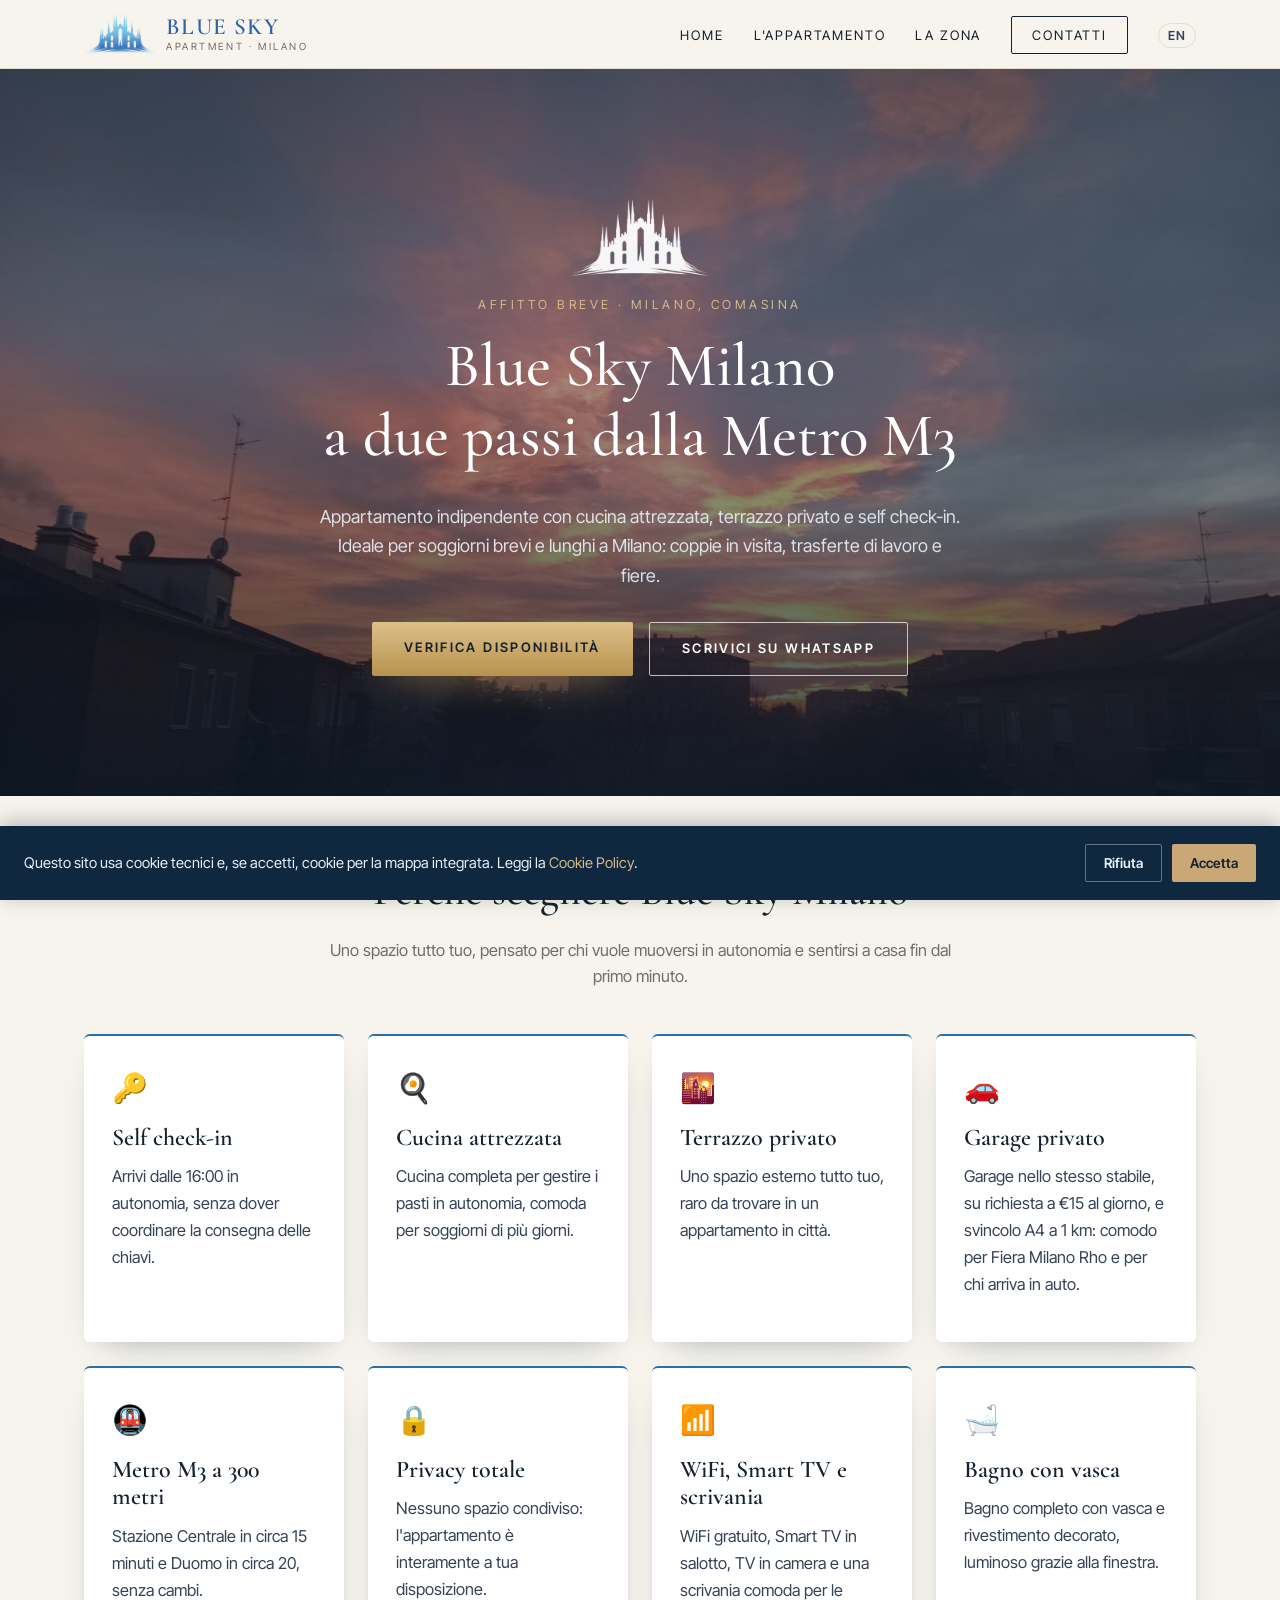
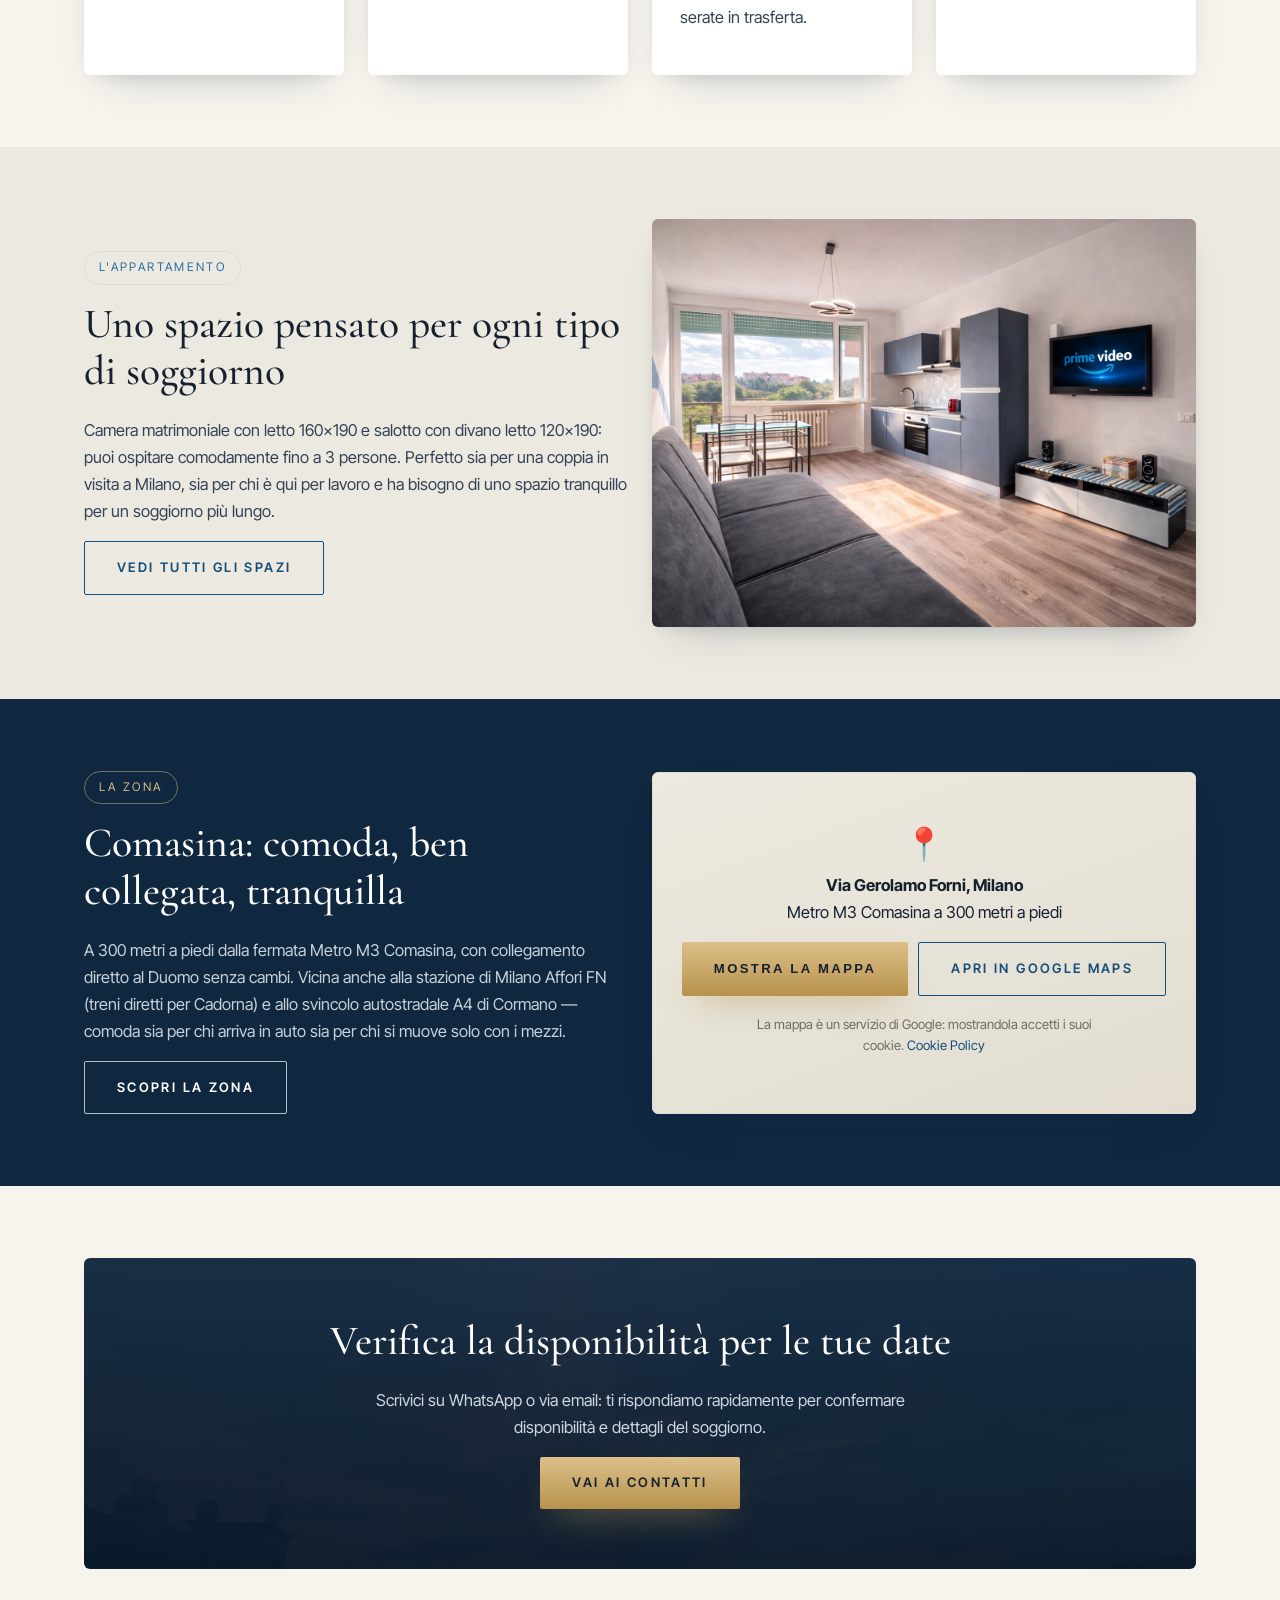
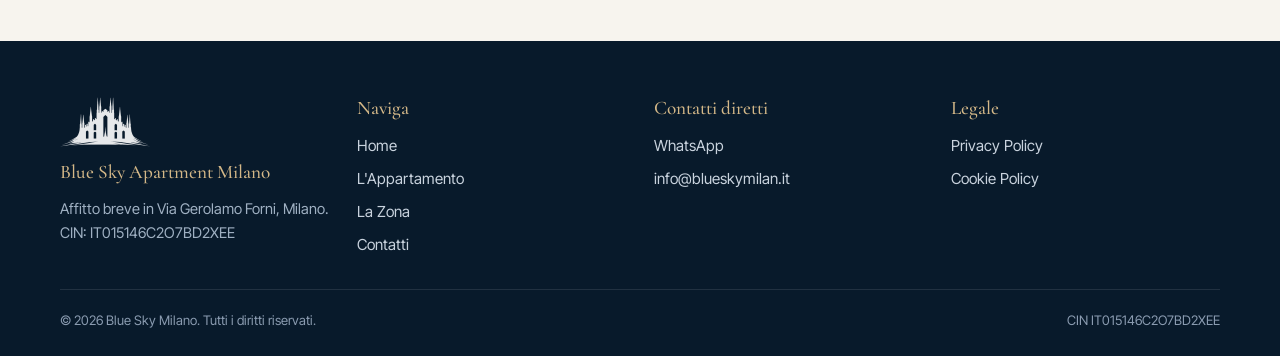
<file: index.html>
<!DOCTYPE html>
<html lang="it">
<head>
<meta charset="UTF-8">
<meta name="viewport" content="width=device-width, initial-scale=1.0">
<title>Affitto Breve Milano Comasina | Blue Sky Milano – vicino Metro M3</title>
<meta name="description" content="Appartamento in affitto breve a Milano, zona Comasina, a 300 metri dalla metro M3. Self check-in, cucina attrezzata, terrazzo privato. Ideale per coppie, trasferte di lavoro e visitatori delle fiere di Milano.">
<link rel="canonical" href="https://www.blueskymilan.it/">
<link rel="alternate" hreflang="it" href="https://www.blueskymilan.it/">
<link rel="alternate" hreflang="en" href="https://www.blueskymilan.it/en/">
<link rel="alternate" hreflang="x-default" href="https://www.blueskymilan.it/">
<meta property="og:type" content="website">
<meta property="og:title" content="Blue Sky Milano – Affitto Breve a Milano, zona Comasina">
<meta property="og:description" content="Appartamento in affitto breve a Milano, a 300 metri dalla metro M3. Self check-in, cucina attrezzata, terrazzo privato.">
<meta property="og:url" content="https://www.blueskymilan.it/">
<meta property="og:locale" content="it_IT">
<meta property="og:locale:alternate" content="en_GB">
<meta property="og:image" content="https://www.blueskymilan.it/assets/images/og-bluesky.jpg">
<link rel="preconnect" href="https://fonts.googleapis.com">
<link rel="preconnect" href="https://fonts.gstatic.com" crossorigin>
<link href="https://fonts.googleapis.com/css2?family=Cormorant+Garamond:ital,wght@0,400;0,500;0,600;1,400;1,500&family=Inter+Tight:wght@300;400;500;600&display=swap" rel="stylesheet">
<link rel="icon" type="image/png" sizes="32x32" href="favicon-32.png">
<link rel="apple-touch-icon" href="apple-touch-icon.png">
<link rel="stylesheet" href="assets/styles.css?v=20261029">
<script defer src="https://cloud.umami.is/script.js" data-website-id="ab918f23-8fa9-4bd5-a9e5-17a2a127aed8" data-domains="www.blueskymilan.it,blueskymilan.it"></script>
<script type="application/ld+json">
{
  "@context": "https://schema.org",
  "@type": "LodgingBusiness",
  "name": "Blue Sky Milano",
  "description": "Appartamento in affitto breve a Milano, zona Comasina, a 300 metri dalla metro M3. Self check-in, cucina attrezzata, terrazzo privato.",
  "url": "https://www.blueskymilan.it/",
  "email": "info@blueskymilan.it",
  "address": {
    "@type": "PostalAddress",
    "streetAddress": "Via Gerolamo Forni",
    "addressLocality": "Milano",
    "addressRegion": "MI",
    "addressCountry": "IT"
  },
  "logo": "https://www.blueskymilan.it/assets/images/logo-bluesky.png",
  "image": [
    "https://www.blueskymilan.it/assets/images/salotto-02.jpg",
    "https://www.blueskymilan.it/assets/images/camera-01.jpg",
    "https://www.blueskymilan.it/assets/images/terrazzo-panorama-01.jpg"
  ],
  "amenityFeature": [
    { "@type": "LocationFeatureSpecification", "name": "WiFi", "value": true },
    { "@type": "LocationFeatureSpecification", "name": "Cucina attrezzata", "value": true },
    { "@type": "LocationFeatureSpecification", "name": "Terrazzo privato", "value": true },
    { "@type": "LocationFeatureSpecification", "name": "Self check-in", "value": true },
    { "@type": "LocationFeatureSpecification", "name": "Smart TV", "value": true }
  ]
}
</script>
</head>
<body>

<header class="site-header">
  <div class="nav-wrap">
    <a href="index.html" class="brand" aria-label="Blue Sky Apartment Milano, home"><img src="assets/images/logo-mark.png" alt="" width="72" height="40"><span class="brand-text"><span class="brand-name">Blue Sky</span><small>Apartment · Milano</small></span></a>
    <button class="nav-toggle" aria-label="Apri menu">☰</button>
    <ul class="nav-links">
      <li><a href="index.html">Home</a></li>
      <li><a href="l-appartamento.html">L'Appartamento</a></li>
      <li><a href="zona.html">La Zona</a></li>
      <li><a href="contatti.html" class="nav-cta">Contatti</a></li>
      <li><a href="en/index.html" class="nav-lang" hreflang="en" lang="en" title="English version">EN</a></li>
    </ul>
  </div>
</header>

<section class="hero hero-photo">
  <div class="container">
    <img class="hero-mark" src="assets/images/logo-mark-white.png" alt="" width="140" height="78">
    <div class="eyebrow">Affitto breve · Milano, Comasina</div>
    <h1>Blue Sky Milano<br>a due passi dalla Metro M3</h1>
    <p class="lead">Appartamento indipendente con cucina attrezzata, terrazzo privato e self check-in. Ideale per soggiorni brevi e lunghi a Milano: coppie in visita, trasferte di lavoro e fiere.</p>
    <div class="hero-actions">
      <a href="contatti.html" class="btn btn-primary">Verifica disponibilità</a>
      <a href="https://wa.me/393207637442" target="_blank" rel="noopener" class="btn btn-secondary">Scrivici su WhatsApp</a>
    </div>
  </div>
</section>

<section>
  <div class="container">
    <div class="section-head">
      <h2>Perché scegliere Blue Sky Milano</h2>
      <p>Uno spazio tutto tuo, pensato per chi vuole muoversi in autonomia e sentirsi a casa fin dal primo minuto.</p>
    </div>
    <div class="grid grid-3">
      <div class="card">
        <span class="icon">🔑</span>
        <h3>Self check-in</h3>
        <p>Arrivi dalle 16:00 in autonomia, senza dover coordinare la consegna delle chiavi.</p>
      </div>
      <div class="card">
        <span class="icon">🍳</span>
        <h3>Cucina attrezzata</h3>
        <p>Cucina completa per gestire i pasti in autonomia, comoda per soggiorni di più giorni.</p>
      </div>
      <div class="card">
        <span class="icon">🌇</span>
        <h3>Terrazzo privato</h3>
        <p>Uno spazio esterno tutto tuo, raro da trovare in un appartamento in città.</p>
      </div>
      <div class="card">
        <span class="icon">🚗</span>
        <h3>Garage privato</h3>
        <p>Garage nello stesso stabile, su richiesta a €15 al giorno, e svincolo A4 a 1 km: comodo per Fiera Milano Rho e per chi arriva in auto.</p>
      </div>
      <div class="card">
        <span class="icon">🚇</span>
        <h3>Metro M3 a 300 metri</h3>
        <p>Stazione Centrale in circa 15 minuti e Duomo in circa 20, senza cambi.</p>
      </div>
      <div class="card">
        <span class="icon">🔒</span>
        <h3>Privacy totale</h3>
        <p>Nessuno spazio condiviso: l'appartamento è interamente a tua disposizione.</p>
      </div>
      <div class="card">
        <span class="icon">📶</span>
        <h3>WiFi, Smart TV e scrivania</h3>
        <p>WiFi gratuito, Smart TV in salotto, TV in camera e una scrivania comoda per le serate in trasferta.</p>
      </div>
      <div class="card">
        <span class="icon">🛁</span>
        <h3>Bagno con vasca</h3>
        <p>Bagno completo con vasca e rivestimento decorato, luminoso grazie alla finestra.</p>
      </div>
    </div>
  </div>
</section>

<section class="alt">
  <div class="container">
    <div class="grid grid-2" style="align-items:center;">
      <div>
        <span class="badge">L'appartamento</span>
        <h2>Uno spazio pensato per ogni tipo di soggiorno</h2>
        <p>Camera matrimoniale con letto 160x190 e salotto con divano letto 120x190: puoi ospitare comodamente fino a 3 persone. Perfetto sia per una coppia in visita a Milano, sia per chi è qui per lavoro e ha bisogno di uno spazio tranquillo per un soggiorno più lungo.</p>
        <a href="l-appartamento.html" class="btn btn-secondary">Vedi tutti gli spazi</a>
      </div>
      <div class="photo-tile">
        <img src="assets/images/salotto-cucina-01.webp" alt="Salotto con cucina open space e Smart TV, Blue Sky Milano" loading="lazy">
      </div>
    </div>
  </div>
</section>

<section class="dark">
  <div class="container">
    <div class="grid grid-2" style="align-items:center;">
      <div class="map-embed" style="order:2;" data-map-src="https://www.google.com/maps?q=Via+Gerolamo+Forni,+Milano&amp;output=embed" data-map-title="Mappa Blue Sky Milano - Via Gerolamo Forni, Milano">
        <div class="map-placeholder">
          <span class="map-pin" aria-hidden="true">📍</span>
          <p class="map-address"><strong>Via Gerolamo Forni, Milano</strong><br>Metro M3 Comasina a 300 metri a piedi</p>
          <div class="map-actions">
            <button type="button" class="btn btn-primary map-load">Mostra la mappa</button>
            <a class="btn btn-secondary" href="https://www.google.com/maps/search/?api=1&amp;query=Via+Gerolamo+Forni%2C+Milano" target="_blank" rel="noopener">Apri in Google Maps</a>
          </div>
          <p class="map-note">La mappa è un servizio di Google: mostrandola accetti i suoi cookie. <a href="cookie.html">Cookie Policy</a></p>
        </div>
      </div>
      <div style="order:1;">
        <span class="badge">La zona</span>
        <h2>Comasina: comoda, ben collegata, tranquilla</h2>
        <p>A 300 metri a piedi dalla fermata Metro M3 Comasina, con collegamento diretto al Duomo senza cambi. Vicina anche alla stazione di Milano Affori FN (treni diretti per Cadorna) e allo svincolo autostradale A4 di Cormano — comoda sia per chi arriva in auto sia per chi si muove solo con i mezzi.</p>
        <a href="zona.html" class="btn btn-secondary">Scopri la zona</a>
      </div>
    </div>
  </div>
</section>

<section>
  <div class="container">
    <div class="cta-band">
      <h2>Verifica la disponibilità per le tue date</h2>
      <p>Scrivici su WhatsApp o via email: ti rispondiamo rapidamente per confermare disponibilità e dettagli del soggiorno.</p>
      <a href="contatti.html" class="btn btn-primary">Vai ai contatti</a>
    </div>
  </div>
</section>

<footer class="site-footer">
  <div class="footer-grid">
    <div>
      <img class="footer-mark" src="assets/images/logo-mark-white.png" alt="" width="90" height="50">
      <h4>Blue Sky Apartment Milano</h4>
      <p style="color:#a39c8c; font-size:0.92rem;">Affitto breve in Via Gerolamo Forni, Milano.<br>CIN: IT015146C2O7BD2XEE</p>
    </div>
    <div>
      <h4>Naviga</h4>
      <a href="index.html">Home</a>
      <a href="l-appartamento.html">L'Appartamento</a>
      <a href="zona.html">La Zona</a>
      <a href="contatti.html">Contatti</a>
    </div>
    <div>
      <h4>Contatti diretti</h4>
      <a href="https://wa.me/393207637442" target="_blank" rel="noopener">WhatsApp</a>
      <a href="mailto:info@blueskymilan.it">info@blueskymilan.it</a>
    </div>
    <div>
      <h4>Legale</h4>
      <a href="privacy.html">Privacy Policy</a>
      <a href="cookie.html">Cookie Policy</a>
    </div>
  </div>
  <div class="footer-bottom">
    <span>© 2026 Blue Sky Milano. Tutti i diritti riservati.</span>
    <span>CIN IT015146C2O7BD2XEE</span>
  </div>
</footer>

<div class="cookie-banner" id="cookie-banner">
  <p>Questo sito usa cookie tecnici e, se accetti, cookie per la mappa integrata. Leggi la <a href="cookie.html">Cookie Policy</a>.</p>
  <div class="cookie-actions">
    <button class="cookie-reject" id="cookie-reject">Rifiuta</button>
    <button class="cookie-accept" id="cookie-accept">Accetta</button>
  </div>
</div>

<script src="assets/site.js?v=20261029"></script>
</body>
</html>
</file>
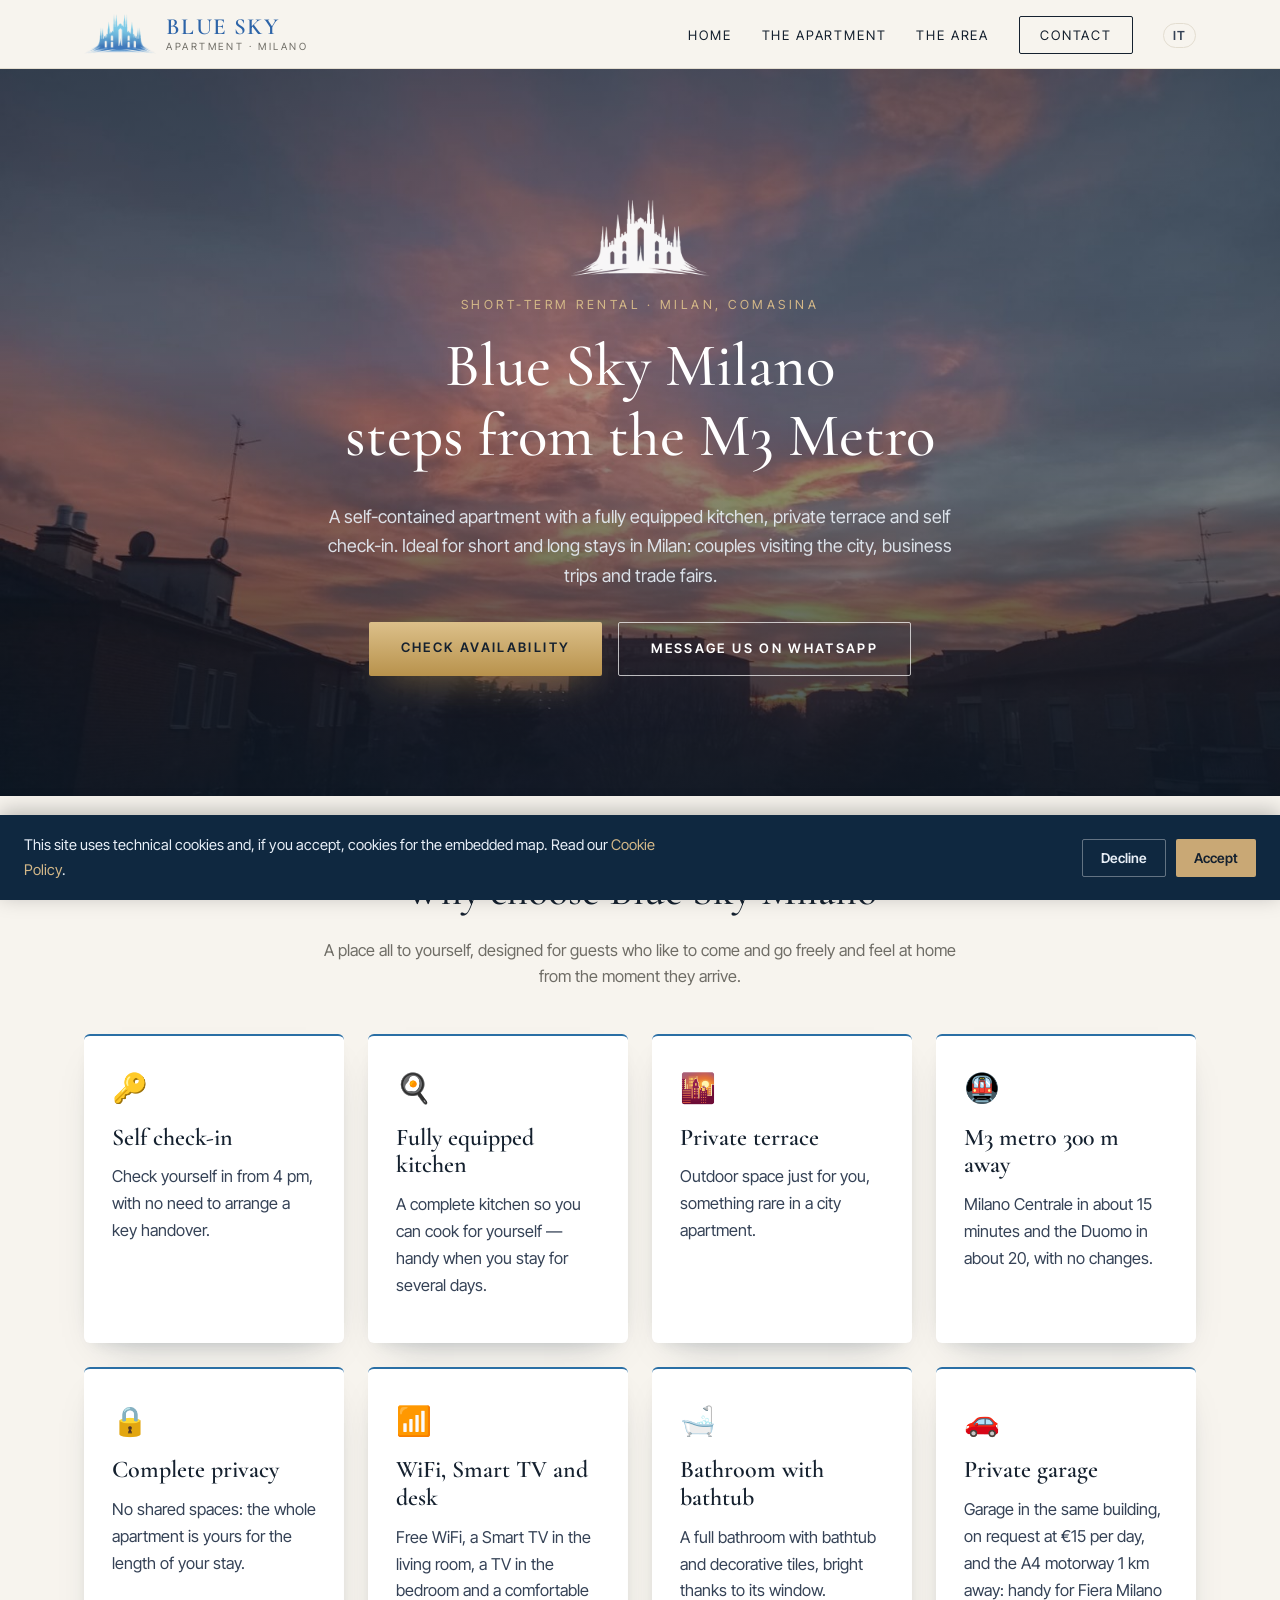
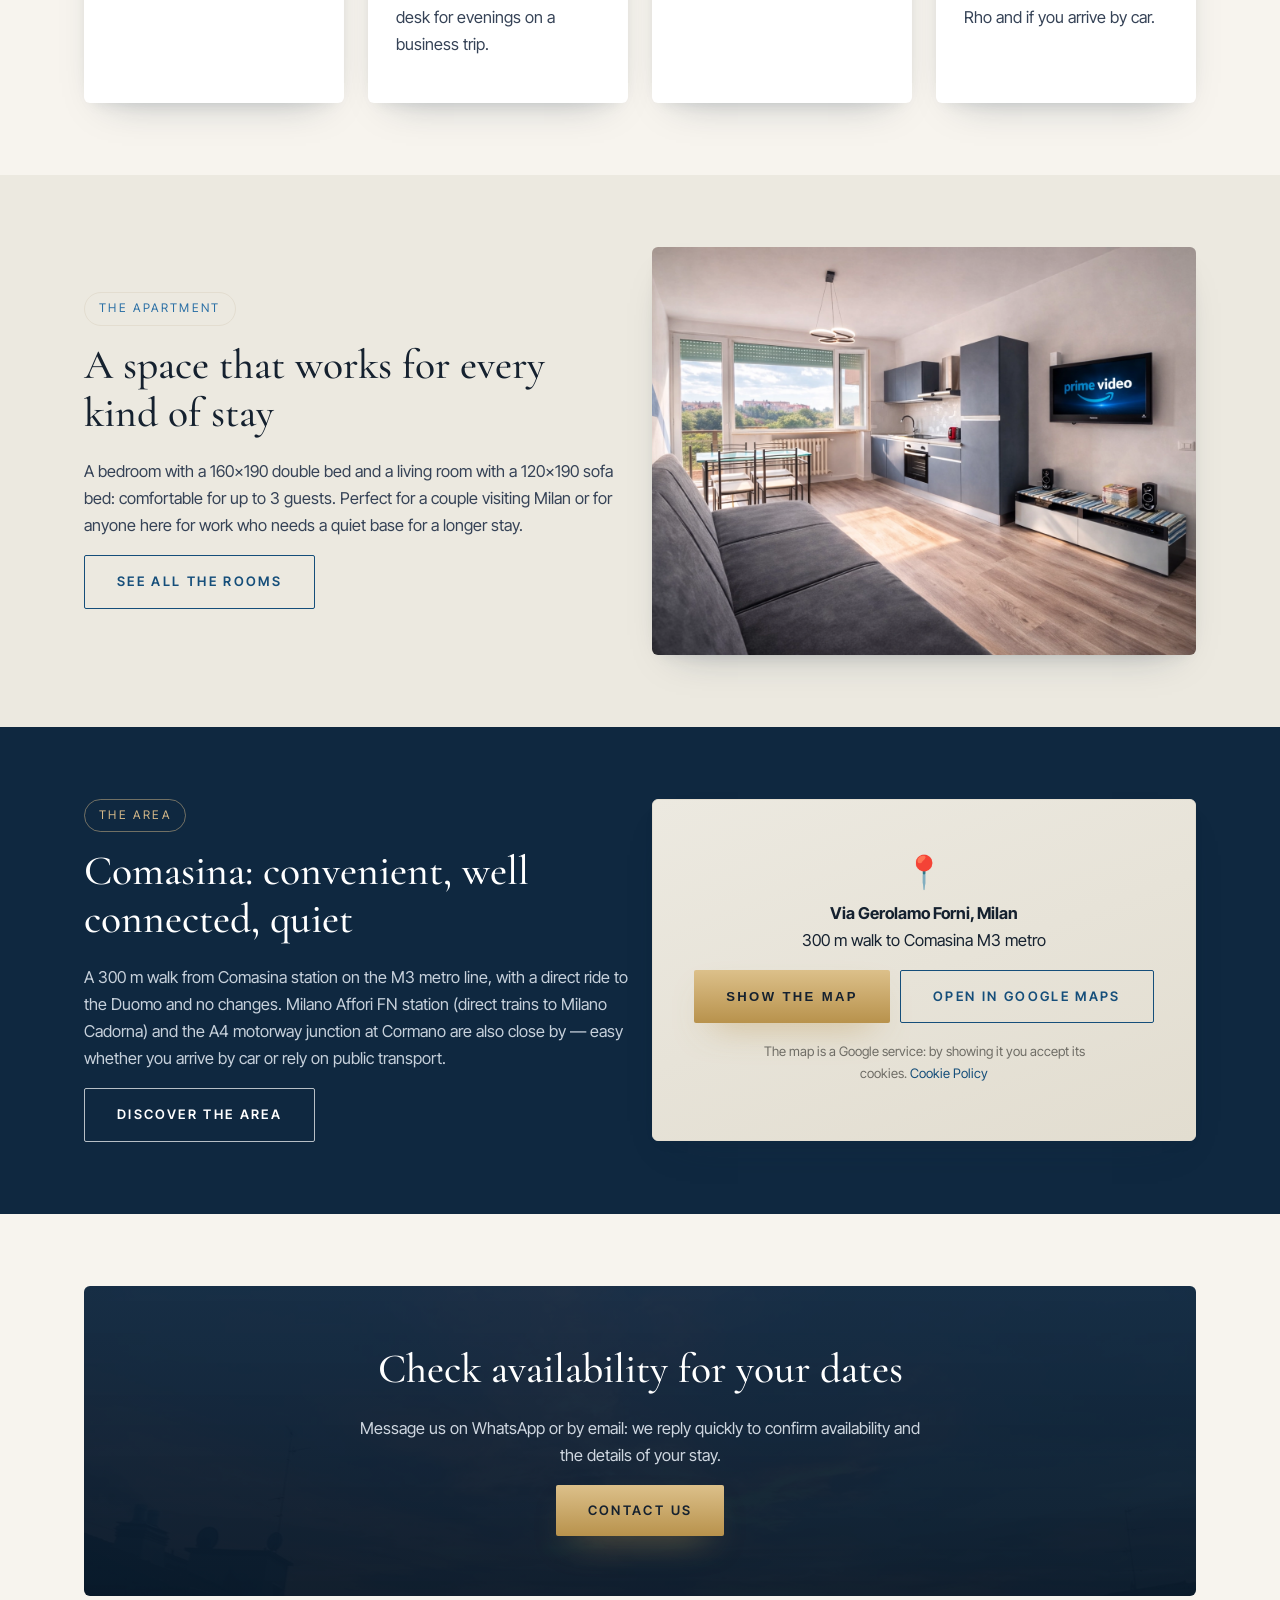
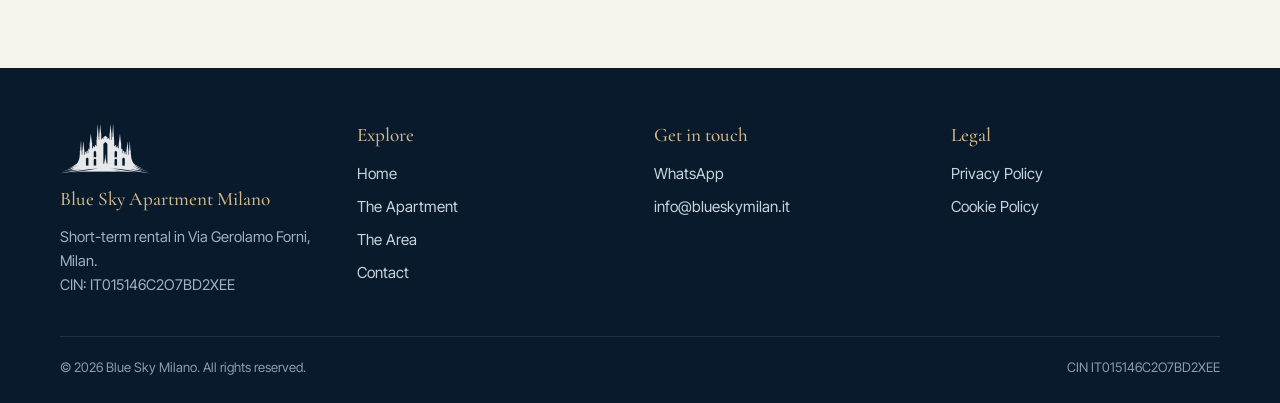
<file: en/index.html>
<!DOCTYPE html>
<html lang="en">
<head>
<meta charset="UTF-8">
<meta name="viewport" content="width=device-width, initial-scale=1.0">
<title>Short-Term Rental in Milan near M3 Metro | Blue Sky Milano</title>
<meta name="description" content="Self-contained apartment for short and long stays in Milan, Comasina area, just 300 m from the M3 metro. Self check-in, fully equipped kitchen, private terrace. Ideal for couples, business trips and visitors to Milan's trade fairs.">
<link rel="canonical" href="https://www.blueskymilan.it/en/">
<link rel="alternate" hreflang="it" href="https://www.blueskymilan.it/">
<link rel="alternate" hreflang="en" href="https://www.blueskymilan.it/en/">
<link rel="alternate" hreflang="x-default" href="https://www.blueskymilan.it/">
<meta property="og:type" content="website">
<meta property="og:title" content="Blue Sky Milano – Short-Term Rental in Milan, Comasina">
<meta property="og:description" content="Apartment in Milan just 300 m from the M3 metro. Self check-in, fully equipped kitchen, private terrace.">
<meta property="og:url" content="https://www.blueskymilan.it/en/">
<meta property="og:locale" content="en_GB">
<meta property="og:locale:alternate" content="it_IT">
<meta property="og:image" content="https://www.blueskymilan.it/assets/images/og-bluesky.jpg">
<link rel="preconnect" href="https://fonts.googleapis.com">
<link rel="preconnect" href="https://fonts.gstatic.com" crossorigin>
<link href="https://fonts.googleapis.com/css2?family=Cormorant+Garamond:ital,wght@0,400;0,500;0,600;1,400;1,500&family=Inter+Tight:wght@300;400;500;600&display=swap" rel="stylesheet">
<link rel="icon" type="image/png" sizes="32x32" href="../favicon-32.png">
<link rel="apple-touch-icon" href="../apple-touch-icon.png">
<link rel="stylesheet" href="../assets/styles.css?v=20261029">
<script defer src="https://cloud.umami.is/script.js" data-website-id="ab918f23-8fa9-4bd5-a9e5-17a2a127aed8" data-domains="www.blueskymilan.it,blueskymilan.it"></script>
<script type="application/ld+json">
{
  "@context": "https://schema.org",
  "@type": "LodgingBusiness",
  "name": "Blue Sky Milano",
  "description": "Short-term rental apartment in Milan, Comasina area, 300 m from the M3 metro. Self check-in, fully equipped kitchen, private terrace.",
  "url": "https://www.blueskymilan.it/en/",
  "email": "info@blueskymilan.it",
  "address": {
    "@type": "PostalAddress",
    "streetAddress": "Via Gerolamo Forni",
    "addressLocality": "Milano",
    "addressRegion": "MI",
    "addressCountry": "IT"
  },
  "logo": "https://www.blueskymilan.it/assets/images/logo-bluesky.png",
  "image": [
    "https://www.blueskymilan.it/assets/images/salotto-02.jpg",
    "https://www.blueskymilan.it/assets/images/camera-01.jpg",
    "https://www.blueskymilan.it/assets/images/terrazzo-panorama-01.jpg"
  ],
  "amenityFeature": [
    { "@type": "LocationFeatureSpecification", "name": "WiFi", "value": true },
    { "@type": "LocationFeatureSpecification", "name": "Fully equipped kitchen", "value": true },
    { "@type": "LocationFeatureSpecification", "name": "Private terrace", "value": true },
    { "@type": "LocationFeatureSpecification", "name": "Self check-in", "value": true },
    { "@type": "LocationFeatureSpecification", "name": "Smart TV", "value": true }
  ]
}
</script>
</head>
<body>

<header class="site-header">
  <div class="nav-wrap">
    <a href="index.html" class="brand" aria-label="Blue Sky Apartment Milan, home"><img src="../assets/images/logo-mark.png" alt="" width="72" height="40"><span class="brand-text"><span class="brand-name">Blue Sky</span><small>Apartment · Milano</small></span></a>
    <button class="nav-toggle" aria-label="Open menu">☰</button>
    <ul class="nav-links">
      <li><a href="index.html">Home</a></li>
      <li><a href="the-apartment.html">The Apartment</a></li>
      <li><a href="the-area.html">The Area</a></li>
      <li><a href="contact.html" class="nav-cta">Contact</a></li>
      <li><a href="../index.html" class="nav-lang" hreflang="it" lang="it" title="Versione italiana">IT</a></li>
    </ul>
  </div>
</header>

<section class="hero hero-photo">
  <div class="container">
    <img class="hero-mark" src="../assets/images/logo-mark-white.png" alt="" width="140" height="78">
    <div class="eyebrow">Short-term rental · Milan, Comasina</div>
    <h1>Blue Sky Milano<br>steps from the M3 Metro</h1>
    <p class="lead">A self-contained apartment with a fully equipped kitchen, private terrace and self check-in. Ideal for short and long stays in Milan: couples visiting the city, business trips and trade fairs.</p>
    <div class="hero-actions">
      <a href="contact.html" class="btn btn-primary">Check availability</a>
      <a href="https://wa.me/393207637442" target="_blank" rel="noopener" class="btn btn-secondary">Message us on WhatsApp</a>
    </div>
  </div>
</section>

<section>
  <div class="container">
    <div class="section-head">
      <h2>Why choose Blue Sky Milano</h2>
      <p>A place all to yourself, designed for guests who like to come and go freely and feel at home from the moment they arrive.</p>
    </div>
    <div class="grid grid-3">
      <div class="card">
        <span class="icon">🔑</span>
        <h3>Self check-in</h3>
        <p>Check yourself in from 4 pm, with no need to arrange a key handover.</p>
      </div>
      <div class="card">
        <span class="icon">🍳</span>
        <h3>Fully equipped kitchen</h3>
        <p>A complete kitchen so you can cook for yourself — handy when you stay for several days.</p>
      </div>
      <div class="card">
        <span class="icon">🌇</span>
        <h3>Private terrace</h3>
        <p>Outdoor space just for you, something rare in a city apartment.</p>
      </div>
      <div class="card">
        <span class="icon">🚇</span>
        <h3>M3 metro 300 m away</h3>
        <p>Milano Centrale in about 15 minutes and the Duomo in about 20, with no changes.</p>
      </div>
      <div class="card">
        <span class="icon">🔒</span>
        <h3>Complete privacy</h3>
        <p>No shared spaces: the whole apartment is yours for the length of your stay.</p>
      </div>
      <div class="card">
        <span class="icon">📶</span>
        <h3>WiFi, Smart TV and desk</h3>
        <p>Free WiFi, a Smart TV in the living room, a TV in the bedroom and a comfortable desk for evenings on a business trip.</p>
      </div>
      <div class="card">
        <span class="icon">🛁</span>
        <h3>Bathroom with bathtub</h3>
        <p>A full bathroom with bathtub and decorative tiles, bright thanks to its window.</p>
      </div>
      <div class="card">
        <span class="icon">🚗</span>
        <h3>Private garage</h3>
        <p>Garage in the same building, on request at €15 per day, and the A4 motorway 1 km away: handy for Fiera Milano Rho and if you arrive by car.</p>
      </div>
    </div>
  </div>
</section>

<section class="alt">
  <div class="container">
    <div class="grid grid-2" style="align-items:center;">
      <div>
        <span class="badge">The apartment</span>
        <h2>A space that works for every kind of stay</h2>
        <p>A bedroom with a 160x190 double bed and a living room with a 120x190 sofa bed: comfortable for up to 3 guests. Perfect for a couple visiting Milan or for anyone here for work who needs a quiet base for a longer stay.</p>
        <a href="the-apartment.html" class="btn btn-secondary">See all the rooms</a>
      </div>
      <div class="photo-tile">
        <img src="../assets/images/salotto-cucina-01.webp" alt="Living room with open-plan kitchen and Smart TV, Blue Sky Milano" loading="lazy">
      </div>
    </div>
  </div>
</section>

<section class="dark">
  <div class="container">
    <div class="grid grid-2" style="align-items:center;">
      <div class="map-embed" style="order:2;" data-map-src="https://www.google.com/maps?q=Via+Gerolamo+Forni,+Milano&amp;output=embed" data-map-title="Map of Blue Sky Milano - Via Gerolamo Forni, Milan">
        <div class="map-placeholder">
          <span class="map-pin" aria-hidden="true">📍</span>
          <p class="map-address"><strong>Via Gerolamo Forni, Milan</strong><br>300 m walk to Comasina M3 metro</p>
          <div class="map-actions">
            <button type="button" class="btn btn-primary map-load">Show the map</button>
            <a class="btn btn-secondary" href="https://www.google.com/maps/search/?api=1&amp;query=Via+Gerolamo+Forni%2C+Milano" target="_blank" rel="noopener">Open in Google Maps</a>
          </div>
          <p class="map-note">The map is a Google service: by showing it you accept its cookies. <a href="cookie-policy.html">Cookie Policy</a></p>
        </div>
      </div>
      <div style="order:1;">
        <span class="badge">The area</span>
        <h2>Comasina: convenient, well connected, quiet</h2>
        <p>A 300 m walk from Comasina station on the M3 metro line, with a direct ride to the Duomo and no changes. Milano Affori FN station (direct trains to Milano Cadorna) and the A4 motorway junction at Cormano are also close by — easy whether you arrive by car or rely on public transport.</p>
        <a href="the-area.html" class="btn btn-secondary">Discover the area</a>
      </div>
    </div>
  </div>
</section>

<section>
  <div class="container">
    <div class="cta-band">
      <h2>Check availability for your dates</h2>
      <p>Message us on WhatsApp or by email: we reply quickly to confirm availability and the details of your stay.</p>
      <a href="contact.html" class="btn btn-primary">Contact us</a>
    </div>
  </div>
</section>

<footer class="site-footer">
  <div class="footer-grid">
    <div>
      <img class="footer-mark" src="../assets/images/logo-mark-white.png" alt="" width="90" height="50">
      <h4>Blue Sky Apartment Milano</h4>
      <p style="color:#a39c8c; font-size:0.92rem;">Short-term rental in Via Gerolamo Forni, Milan.<br>CIN: IT015146C2O7BD2XEE</p>
    </div>
    <div>
      <h4>Explore</h4>
      <a href="index.html">Home</a>
      <a href="the-apartment.html">The Apartment</a>
      <a href="the-area.html">The Area</a>
      <a href="contact.html">Contact</a>
    </div>
    <div>
      <h4>Get in touch</h4>
      <a href="https://wa.me/393207637442" target="_blank" rel="noopener">WhatsApp</a>
      <a href="mailto:info@blueskymilan.it">info@blueskymilan.it</a>
    </div>
    <div>
      <h4>Legal</h4>
      <a href="privacy.html">Privacy Policy</a>
      <a href="cookie-policy.html">Cookie Policy</a>
    </div>
  </div>
  <div class="footer-bottom">
    <span>© 2026 Blue Sky Milano. All rights reserved.</span>
    <span>CIN IT015146C2O7BD2XEE</span>
  </div>
</footer>

<div class="cookie-banner" id="cookie-banner">
  <p>This site uses technical cookies and, if you accept, cookies for the embedded map. Read our <a href="cookie-policy.html">Cookie Policy</a>.</p>
  <div class="cookie-actions">
    <button class="cookie-reject" id="cookie-reject">Decline</button>
    <button class="cookie-accept" id="cookie-accept">Accept</button>
  </div>
</div>

<script src="../assets/site.js?v=20261029"></script>
</body>
</html>
</file>
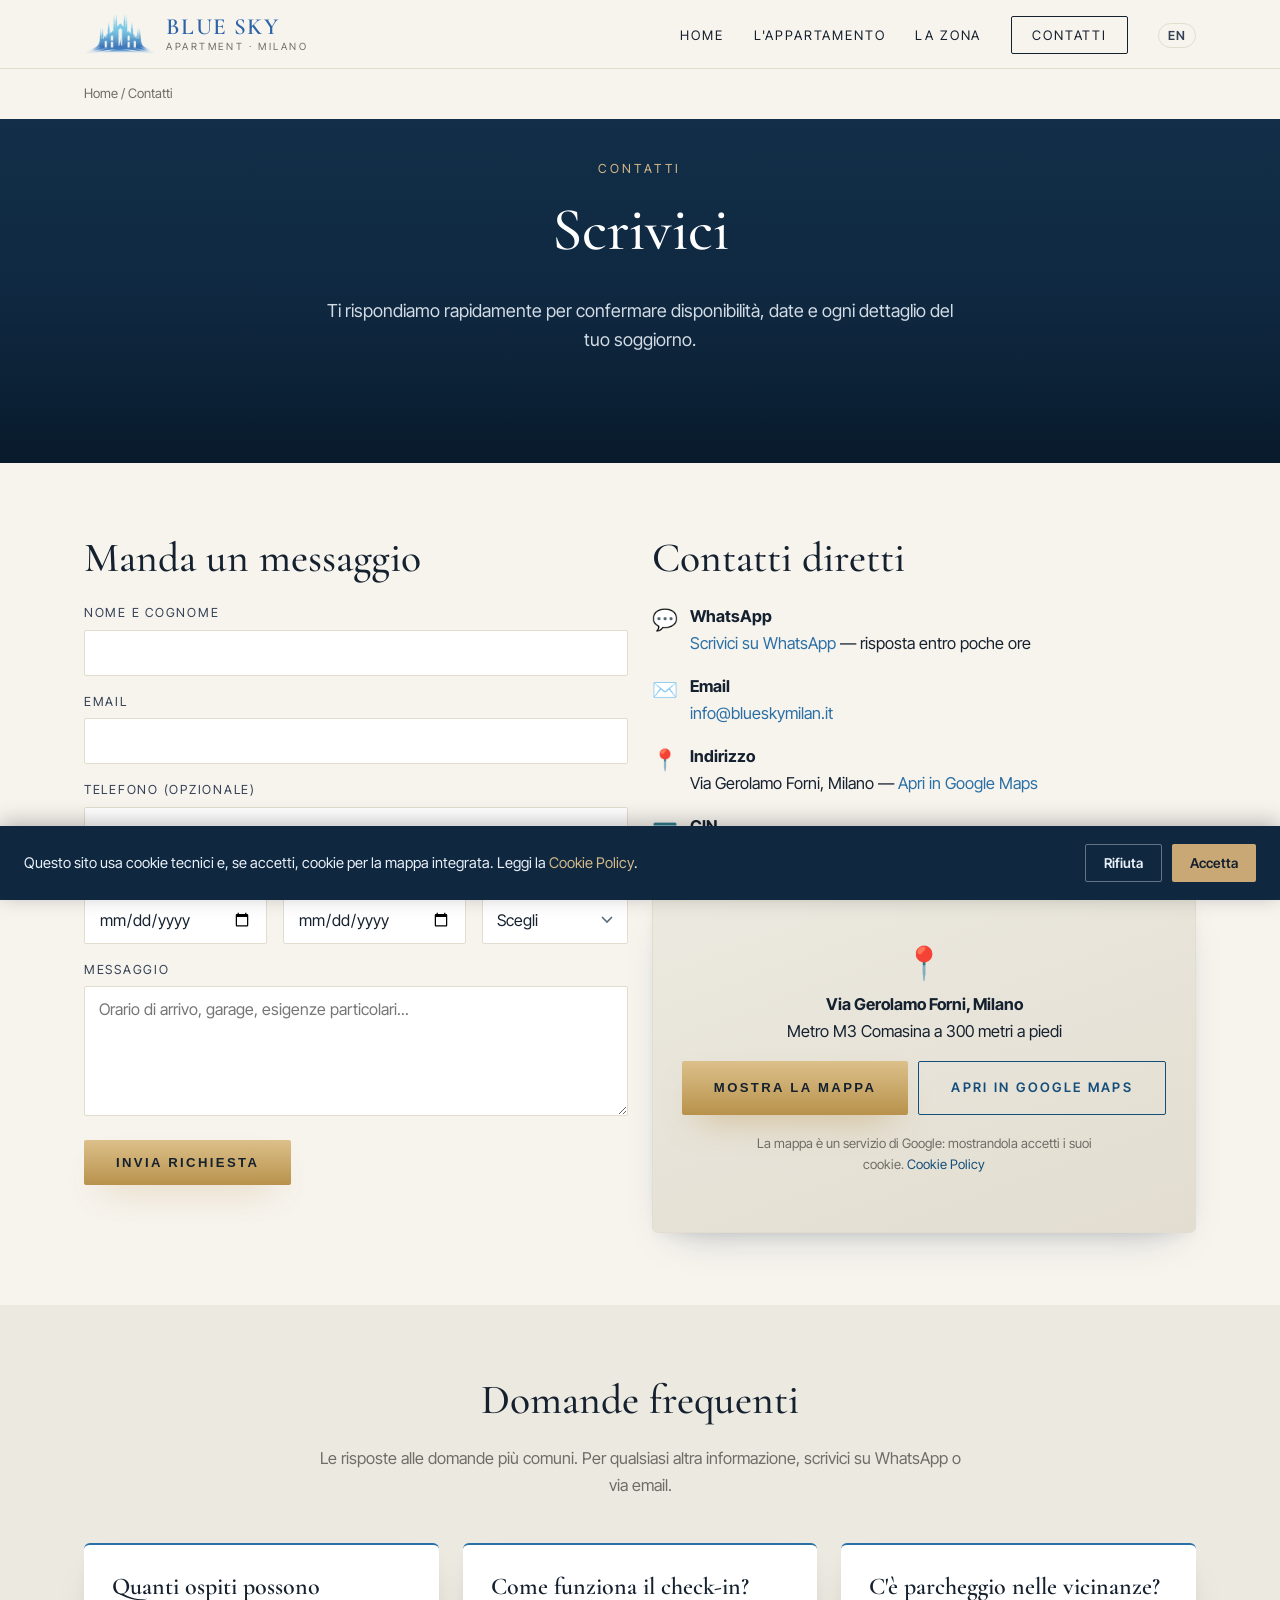
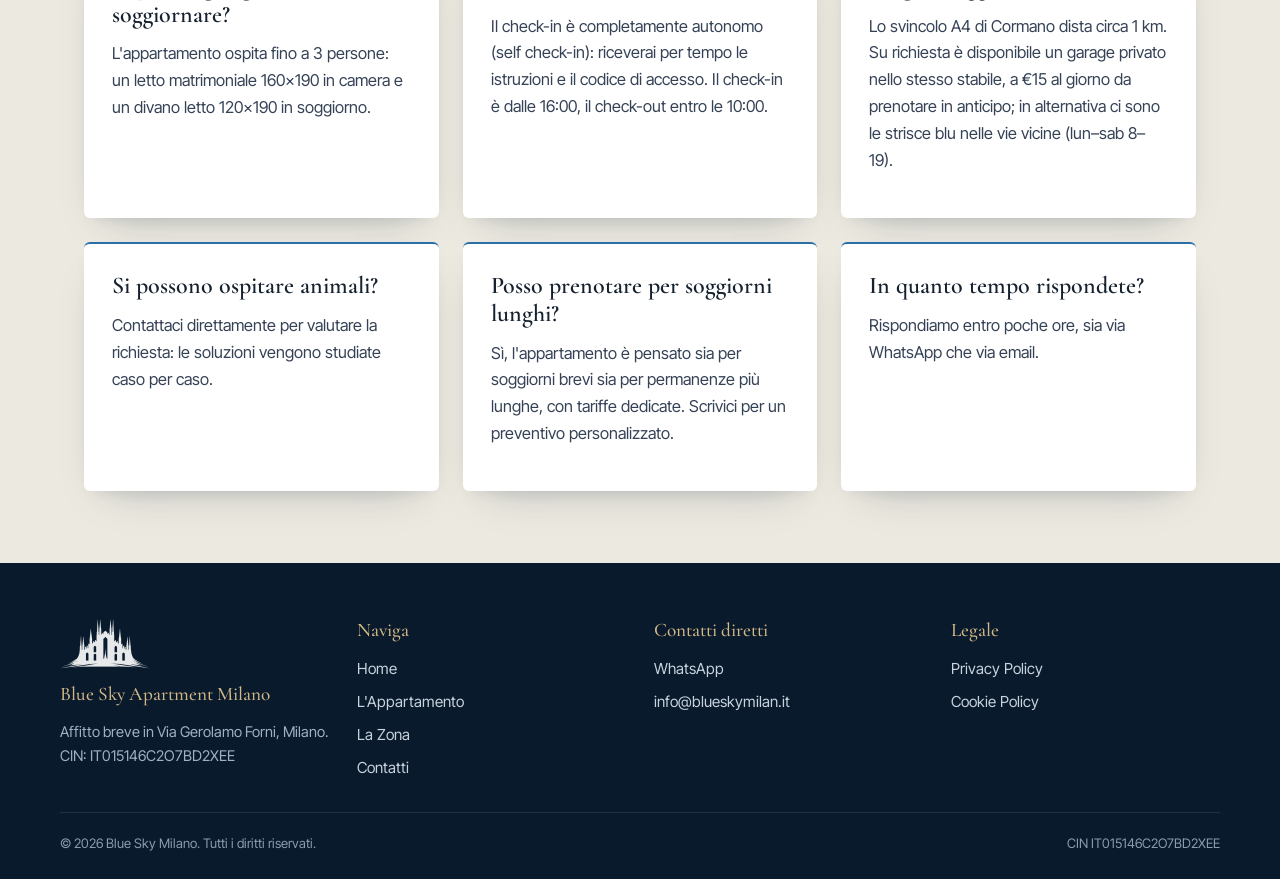
<file: contatti.html>
<!DOCTYPE html>
<html lang="it">
<head>
<meta charset="UTF-8">
<meta name="viewport" content="width=device-width, initial-scale=1.0">
<title>Contatti e Prenotazioni | Blue Sky Milano</title>
<meta name="description" content="Contatta Blue Sky Milano per verificare disponibilità e prenotare il tuo soggiorno in affitto breve a Milano, zona Comasina. Rispondiamo rapidamente su WhatsApp, via email o con il modulo.">
<link rel="canonical" href="https://www.blueskymilan.it/contatti.html">
<link rel="alternate" hreflang="it" href="https://www.blueskymilan.it/contatti.html">
<link rel="alternate" hreflang="en" href="https://www.blueskymilan.it/en/contact.html">
<link rel="alternate" hreflang="x-default" href="https://www.blueskymilan.it/contatti.html">
<meta property="og:type" content="website">
<meta property="og:title" content="Contatti | Blue Sky Milano">
<meta property="og:description" content="Verifica disponibilità e prenota il tuo soggiorno in affitto breve a Milano.">
<meta property="og:url" content="https://www.blueskymilan.it/contatti.html">
<meta property="og:locale" content="it_IT">
<meta property="og:locale:alternate" content="en_GB">
<meta property="og:image" content="https://www.blueskymilan.it/assets/images/og-bluesky.jpg">
<link rel="preconnect" href="https://fonts.googleapis.com">
<link rel="preconnect" href="https://fonts.gstatic.com" crossorigin>
<link href="https://fonts.googleapis.com/css2?family=Cormorant+Garamond:ital,wght@0,400;0,500;0,600;1,400;1,500&family=Inter+Tight:wght@300;400;500;600&display=swap" rel="stylesheet">
<link rel="icon" type="image/png" sizes="32x32" href="favicon-32.png">
<link rel="apple-touch-icon" href="apple-touch-icon.png">
<link rel="stylesheet" href="assets/styles.css?v=20261108">
<script defer src="https://cloud.umami.is/script.js" data-website-id="ab918f23-8fa9-4bd5-a9e5-17a2a127aed8" data-domains="www.blueskymilan.it,blueskymilan.it"></script>
</head>
<body>

<header class="site-header">
  <div class="nav-wrap">
    <a href="index.html" class="brand" aria-label="Blue Sky Apartment Milano, home"><img src="assets/images/logo-mark.png" alt="" width="72" height="40"><span class="brand-text"><span class="brand-name">Blue Sky</span><small>Apartment · Milano</small></span></a>
    <button class="nav-toggle" aria-label="Apri menu">☰</button>
    <ul class="nav-links">
      <li><a href="index.html">Home</a></li>
      <li><a href="l-appartamento.html">L'Appartamento</a></li>
      <li><a href="zona.html">La Zona</a></li>
      <li><a href="contatti.html" class="nav-cta">Contatti</a></li>
      <li><a href="en/contact.html" class="nav-lang" hreflang="en" lang="en" title="English version">EN</a></li>
    </ul>
  </div>
</header>

<nav class="breadcrumb"><a href="index.html">Home</a> / Contatti</nav>

<section class="hero" style="padding-top:40px;">
  <div class="container">
    <div class="eyebrow">Contatti</div>
    <h1>Scrivici</h1>
    <p class="lead">Ti rispondiamo rapidamente per confermare disponibilità, date e ogni dettaglio del tuo soggiorno.</p>
  </div>
</section>

<section>
  <div class="container">
    <div class="grid grid-2" style="align-items:start;">

      <div>
        <h2>Manda un messaggio</h2>
        <!--
          Form collegato a Formspree (endpoint mppwlpek, form "BlueSkyMilano").
        -->
        <form class="form-grid" id="contact-form" action="https://formspree.io/f/mppwlpek" method="POST" data-thanks="grazie.html">
          <input type="hidden" name="_subject" value="Nuova richiesta da blueskymilan.it">
          <input type="text" name="_gotcha" style="display:none" tabindex="-1" autocomplete="off">
          <div>
            <label for="nome">Nome e cognome</label>
            <input type="text" id="nome" name="nome" required>
          </div>
          <div>
            <label for="email">Email</label>
            <input type="email" id="email" name="email" required>
          </div>
          <div>
            <label for="telefono">Telefono (opzionale)</label>
            <input type="tel" id="telefono" name="telefono">
          </div>
          <div class="form-row">
            <div>
              <label for="arrivo">Arrivo</label>
              <input type="date" id="arrivo" name="arrivo" required>
            </div>
            <div>
              <label for="partenza">Partenza</label>
              <input type="date" id="partenza" name="partenza" required>
            </div>
            <div>
              <label for="ospiti">Ospiti</label>
              <select id="ospiti" name="ospiti" required>
                <option value="" selected disabled>Scegli</option>
                <option value="1">1</option>
                <option value="2">2</option>
                <option value="3">3</option>
              </select>
            </div>
          </div>
          <div>
            <label for="messaggio">Messaggio</label>
            <textarea id="messaggio" name="messaggio" required placeholder="Orario di arrivo, garage, esigenze particolari..."></textarea>
          </div>
          <button type="submit" class="btn btn-primary">Invia richiesta</button>
          <p class="form-error" id="form-error" role="alert" hidden>Non siamo riusciti a inviare il messaggio. Riprova tra poco, oppure scrivici su <a href="https://wa.me/393207637442" target="_blank" rel="noopener">WhatsApp</a> o a <a href="mailto:info@blueskymilan.it">info@blueskymilan.it</a>.</p>
        </form>
      </div>

      <div>
        <h2>Contatti diretti</h2>
        <div class="contact-info">
          <div class="item">
            <span class="ic">💬</span>
            <div><strong>WhatsApp</strong><br><a href="https://wa.me/393207637442" target="_blank" rel="noopener">Scrivici su WhatsApp</a> — risposta entro poche ore</div>
          </div>
          <div class="item">
            <span class="ic">✉️</span>
            <div><strong>Email</strong><br><a href="mailto:info@blueskymilan.it">info@blueskymilan.it</a></div>
          </div>
          <div class="item">
            <span class="ic">📍</span>
            <div><strong>Indirizzo</strong><br>Via Gerolamo Forni, Milano — <a href="https://www.google.com/maps/search/?api=1&amp;query=Via+Gerolamo+Forni%2C+Milano" target="_blank" rel="noopener">Apri in Google Maps</a></div>
          </div>
          <div class="item">
            <span class="ic">🪪</span>
            <div><strong>CIN</strong><br>IT015146C2O7BD2XEE</div>
          </div>
        </div>

        <div class="map-embed" style="margin-top:24px;" data-map-src="https://www.google.com/maps?q=Via+Gerolamo+Forni,+Milano&amp;output=embed" data-map-title="Mappa Blue Sky Milano - Via Gerolamo Forni, Milano">
        <div class="map-placeholder">
          <span class="map-pin" aria-hidden="true">📍</span>
          <p class="map-address"><strong>Via Gerolamo Forni, Milano</strong><br>Metro M3 Comasina a 300 metri a piedi</p>
          <div class="map-actions">
            <button type="button" class="btn btn-primary map-load">Mostra la mappa</button>
            <a class="btn btn-secondary" href="https://www.google.com/maps/search/?api=1&amp;query=Via+Gerolamo+Forni%2C+Milano" target="_blank" rel="noopener">Apri in Google Maps</a>
          </div>
          <p class="map-note">La mappa è un servizio di Google: mostrandola accetti i suoi cookie. <a href="cookie.html">Cookie Policy</a></p>
        </div>
      </div>
      </div>

    </div>
  </div>
</section>

<section class="alt">
  <div class="container">
    <div class="section-head">
      <h2>Domande frequenti</h2>
      <p>Le risposte alle domande più comuni. Per qualsiasi altra informazione, scrivici su WhatsApp o via email.</p>
    </div>
    <div class="grid grid-2">
      <div class="card">
        <h3>Quanti ospiti possono soggiornare?</h3>
        <p>L'appartamento ospita fino a 3 persone: un letto matrimoniale 160×190 in camera e un divano letto 120×190 in soggiorno.</p>
      </div>
      <div class="card">
        <h3>Come funziona il check-in?</h3>
        <p>Il check-in è completamente autonomo (self check-in): riceverai per tempo le istruzioni e il codice di accesso. Il check-in è dalle 16:00, il check-out entro le 10:00.</p>
      </div>
      <div class="card">
        <h3>C'è parcheggio nelle vicinanze?</h3>
        <p>Lo svincolo A4 di Cormano dista circa 1 km. Su richiesta è disponibile un garage privato nello stesso stabile, a €15 al giorno da prenotare in anticipo; in alternativa ci sono le strisce blu nelle vie vicine (lun–sab 8–19).</p>
      </div>
      <div class="card">
        <h3>Si possono ospitare animali?</h3>
        <p>Contattaci direttamente per valutare la richiesta: le soluzioni vengono studiate caso per caso.</p>
      </div>
      <div class="card">
        <h3>Posso prenotare per soggiorni lunghi?</h3>
        <p>Sì, l'appartamento è pensato sia per soggiorni brevi sia per permanenze più lunghe, con tariffe dedicate. Scrivici per un preventivo personalizzato.</p>
      </div>
      <div class="card">
        <h3>In quanto tempo rispondete?</h3>
        <p>Rispondiamo entro poche ore, sia via WhatsApp che via email.</p>
      </div>
    </div>
  </div>
</section>

<footer class="site-footer">
  <div class="footer-grid">
    <div>
      <img class="footer-mark" src="assets/images/logo-mark-white.png" alt="" width="90" height="50">
      <h4>Blue Sky Apartment Milano</h4>
      <p style="color:#a39c8c; font-size:0.92rem;">Affitto breve in Via Gerolamo Forni, Milano.<br>CIN: IT015146C2O7BD2XEE</p>
    </div>
    <div>
      <h4>Naviga</h4>
      <a href="index.html">Home</a>
      <a href="l-appartamento.html">L'Appartamento</a>
      <a href="zona.html">La Zona</a>
      <a href="contatti.html">Contatti</a>
    </div>
    <div>
      <h4>Contatti diretti</h4>
      <a href="https://wa.me/393207637442" target="_blank" rel="noopener">WhatsApp</a>
      <a href="mailto:info@blueskymilan.it">info@blueskymilan.it</a>
    </div>
    <div>
      <h4>Legale</h4>
      <a href="privacy.html">Privacy Policy</a>
      <a href="cookie.html">Cookie Policy</a>
    </div>
  </div>
  <div class="footer-bottom">
    <span>© 2026 Blue Sky Milano. Tutti i diritti riservati.</span>
    <span>CIN IT015146C2O7BD2XEE</span>
  </div>
</footer>

<div class="cookie-banner" id="cookie-banner">
  <p>Questo sito usa cookie tecnici e, se accetti, cookie per la mappa integrata. Leggi la <a href="cookie.html">Cookie Policy</a>.</p>
  <div class="cookie-actions">
    <button class="cookie-reject" id="cookie-reject">Rifiuta</button>
    <button class="cookie-accept" id="cookie-accept">Accetta</button>
  </div>
</div>

<script src="assets/site.js?v=20261108"></script>
</body>
</html>
</file>
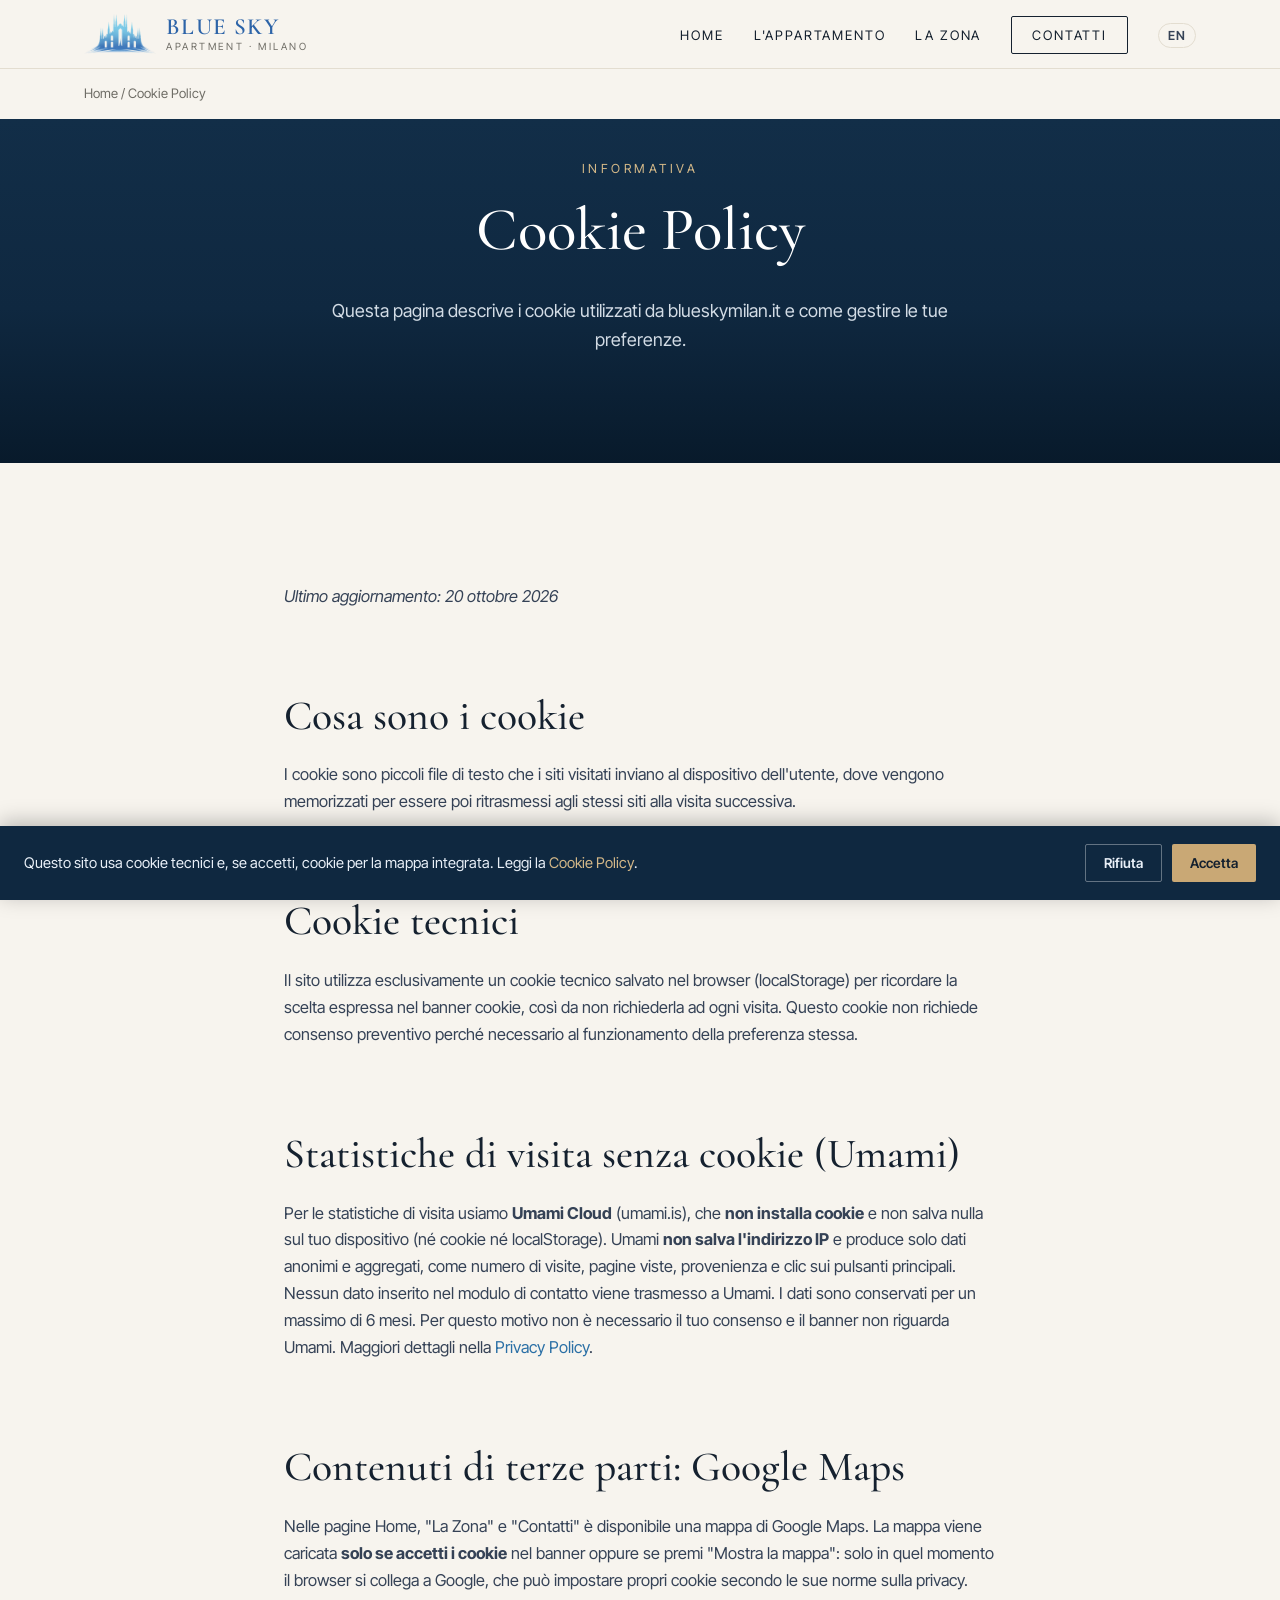
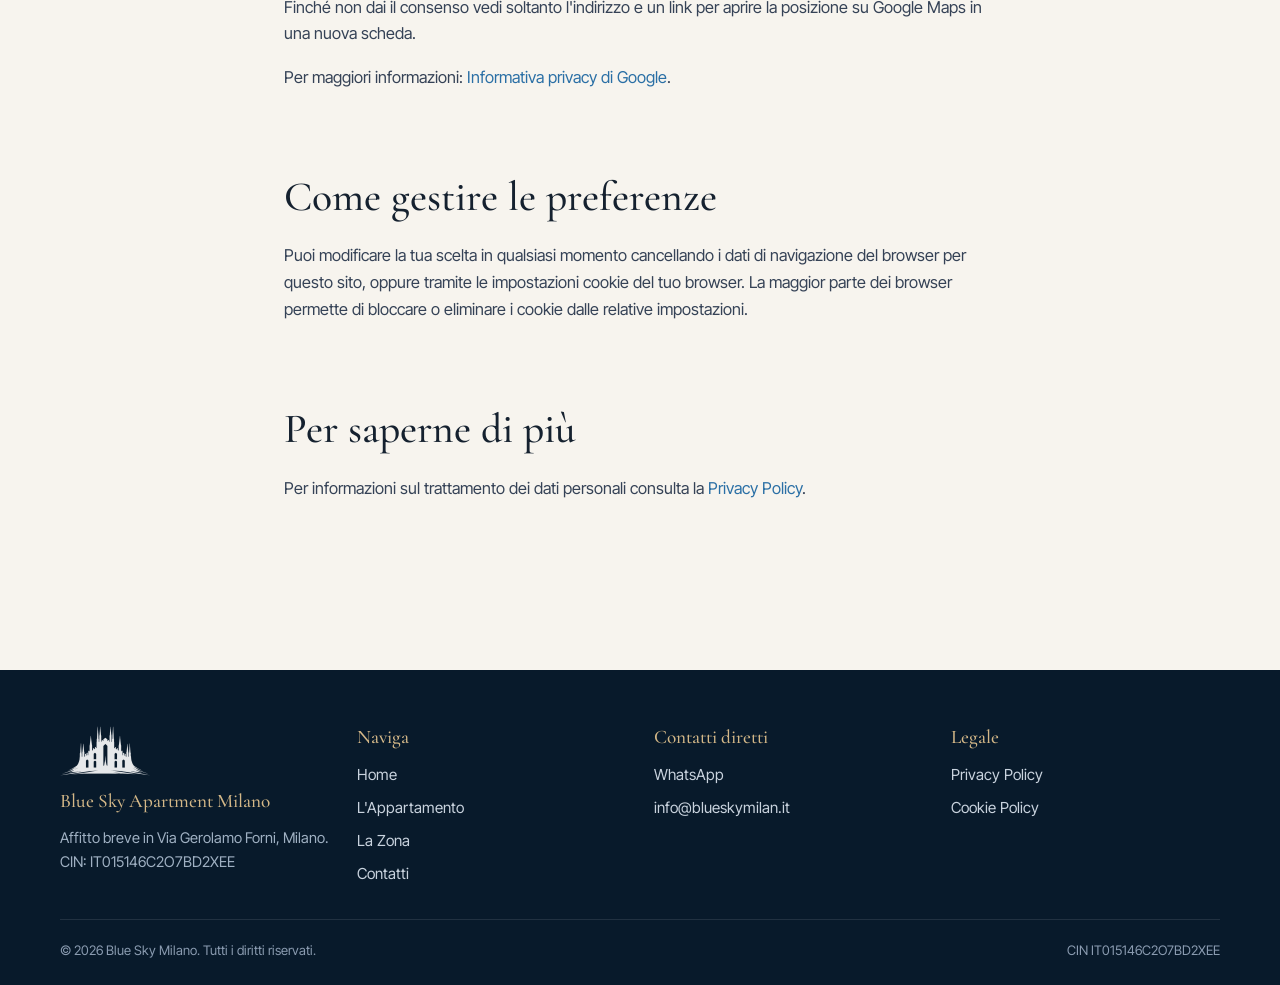
<file: cookie.html>
<!DOCTYPE html>
<html lang="it">
<head>
<meta charset="UTF-8">
<meta name="viewport" content="width=device-width, initial-scale=1.0">
<title>Cookie Policy | Blue Sky Milano</title>
<meta name="description" content="Cookie Policy di Blue Sky Milano: quali cookie usa il sito e come gestire le tue preferenze.">
<link rel="canonical" href="https://www.blueskymilan.it/cookie.html">
<link rel="alternate" hreflang="it" href="https://www.blueskymilan.it/cookie.html">
<link rel="alternate" hreflang="en" href="https://www.blueskymilan.it/en/cookie-policy.html">
<link rel="alternate" hreflang="x-default" href="https://www.blueskymilan.it/cookie.html">
<meta name="robots" content="noindex, follow">
<link rel="preconnect" href="https://fonts.googleapis.com">
<link rel="preconnect" href="https://fonts.gstatic.com" crossorigin>
<link href="https://fonts.googleapis.com/css2?family=Cormorant+Garamond:ital,wght@0,400;0,500;0,600;1,400;1,500&family=Inter+Tight:wght@300;400;500;600&display=swap" rel="stylesheet">
<link rel="icon" type="image/png" sizes="32x32" href="favicon-32.png">
<link rel="apple-touch-icon" href="apple-touch-icon.png">
<link rel="stylesheet" href="assets/styles.css?v=20261029">
<script defer src="https://cloud.umami.is/script.js" data-website-id="ab918f23-8fa9-4bd5-a9e5-17a2a127aed8" data-domains="www.blueskymilan.it,blueskymilan.it"></script>
</head>
<body>

<header class="site-header">
  <div class="nav-wrap">
    <a href="index.html" class="brand" aria-label="Blue Sky Apartment Milano, home"><img src="assets/images/logo-mark.png" alt="" width="72" height="40"><span class="brand-text"><span class="brand-name">Blue Sky</span><small>Apartment · Milano</small></span></a>
    <button class="nav-toggle" aria-label="Apri menu">☰</button>
    <ul class="nav-links">
      <li><a href="index.html">Home</a></li>
      <li><a href="l-appartamento.html">L'Appartamento</a></li>
      <li><a href="zona.html">La Zona</a></li>
      <li><a href="contatti.html" class="nav-cta">Contatti</a></li>
      <li><a href="en/cookie-policy.html" class="nav-lang" hreflang="en" lang="en" title="English version">EN</a></li>
    </ul>
  </div>
</header>

<nav class="breadcrumb"><a href="index.html">Home</a> / Cookie Policy</nav>

<section class="hero" style="padding-top:40px;">
  <div class="container">
    <div class="eyebrow">Informativa</div>
    <h1>Cookie Policy</h1>
    <p class="lead">Questa pagina descrive i cookie utilizzati da blueskymilan.it e come gestire le tue preferenze.</p>
  </div>
</section>

<section>
  <div class="container legal-content">

    <p><em>Ultimo aggiornamento: 20 ottobre 2026</em></p>

    <h2>Cosa sono i cookie</h2>
    <p>I cookie sono piccoli file di testo che i siti visitati inviano al dispositivo dell'utente, dove vengono memorizzati per essere poi ritrasmessi agli stessi siti alla visita successiva.</p>

    <h2>Cookie tecnici</h2>
    <p>Il sito utilizza esclusivamente un cookie tecnico salvato nel browser (localStorage) per ricordare la scelta espressa nel banner cookie, così da non richiederla ad ogni visita. Questo cookie non richiede consenso preventivo perché necessario al funzionamento della preferenza stessa.</p>

    <h2>Statistiche di visita senza cookie (Umami)</h2>
    <p>Per le statistiche di visita usiamo <strong>Umami Cloud</strong> (umami.is), che <strong>non installa cookie</strong> e non salva nulla sul tuo dispositivo (né cookie né localStorage). Umami <strong>non salva l'indirizzo IP</strong> e produce solo dati anonimi e aggregati, come numero di visite, pagine viste, provenienza e clic sui pulsanti principali. Nessun dato inserito nel modulo di contatto viene trasmesso a Umami. I dati sono conservati per un massimo di 6 mesi. Per questo motivo non è necessario il tuo consenso e il banner non riguarda Umami. Maggiori dettagli nella <a href="privacy.html">Privacy Policy</a>.</p>

    <h2>Contenuti di terze parti: Google Maps</h2>
    <p>Nelle pagine Home, "La Zona" e "Contatti" è disponibile una mappa di Google Maps. La mappa viene caricata <strong>solo se accetti i cookie</strong> nel banner oppure se premi "Mostra la mappa": solo in quel momento il browser si collega a Google, che può impostare propri cookie secondo le sue norme sulla privacy. Finché non dai il consenso vedi soltanto l'indirizzo e un link per aprire la posizione su Google Maps in una nuova scheda.</p>
    <p>Per maggiori informazioni: <a href="https://policies.google.com/privacy" target="_blank" rel="noopener">Informativa privacy di Google</a>.</p>

    <h2>Come gestire le preferenze</h2>
    <p>Puoi modificare la tua scelta in qualsiasi momento cancellando i dati di navigazione del browser per questo sito, oppure tramite le impostazioni cookie del tuo browser. La maggior parte dei browser permette di bloccare o eliminare i cookie dalle relative impostazioni.</p>

    <h2>Per saperne di più</h2>
    <p>Per informazioni sul trattamento dei dati personali consulta la <a href="privacy.html">Privacy Policy</a>.</p>

  </div>
</section>

<footer class="site-footer">
  <div class="footer-grid">
    <div>
      <img class="footer-mark" src="assets/images/logo-mark-white.png" alt="" width="90" height="50">
      <h4>Blue Sky Apartment Milano</h4>
      <p style="color:#a39c8c; font-size:0.92rem;">Affitto breve in Via Gerolamo Forni, Milano.<br>CIN: IT015146C2O7BD2XEE</p>
    </div>
    <div>
      <h4>Naviga</h4>
      <a href="index.html">Home</a>
      <a href="l-appartamento.html">L'Appartamento</a>
      <a href="zona.html">La Zona</a>
      <a href="contatti.html">Contatti</a>
    </div>
    <div>
      <h4>Contatti diretti</h4>
      <a href="https://wa.me/393207637442" target="_blank" rel="noopener">WhatsApp</a>
      <a href="mailto:info@blueskymilan.it">info@blueskymilan.it</a>
    </div>
    <div>
      <h4>Legale</h4>
      <a href="privacy.html">Privacy Policy</a>
      <a href="cookie.html">Cookie Policy</a>
    </div>
  </div>
  <div class="footer-bottom">
    <span>© 2026 Blue Sky Milano. Tutti i diritti riservati.</span>
    <span>CIN IT015146C2O7BD2XEE</span>
  </div>
</footer>

<div class="cookie-banner" id="cookie-banner">
  <p>Questo sito usa cookie tecnici e, se accetti, cookie per la mappa integrata. Leggi la <a href="cookie.html">Cookie Policy</a>.</p>
  <div class="cookie-actions">
    <button class="cookie-reject" id="cookie-reject">Rifiuta</button>
    <button class="cookie-accept" id="cookie-accept">Accetta</button>
  </div>
</div>

<script src="assets/site.js?v=20261029"></script>
</body>
</html>
</file>
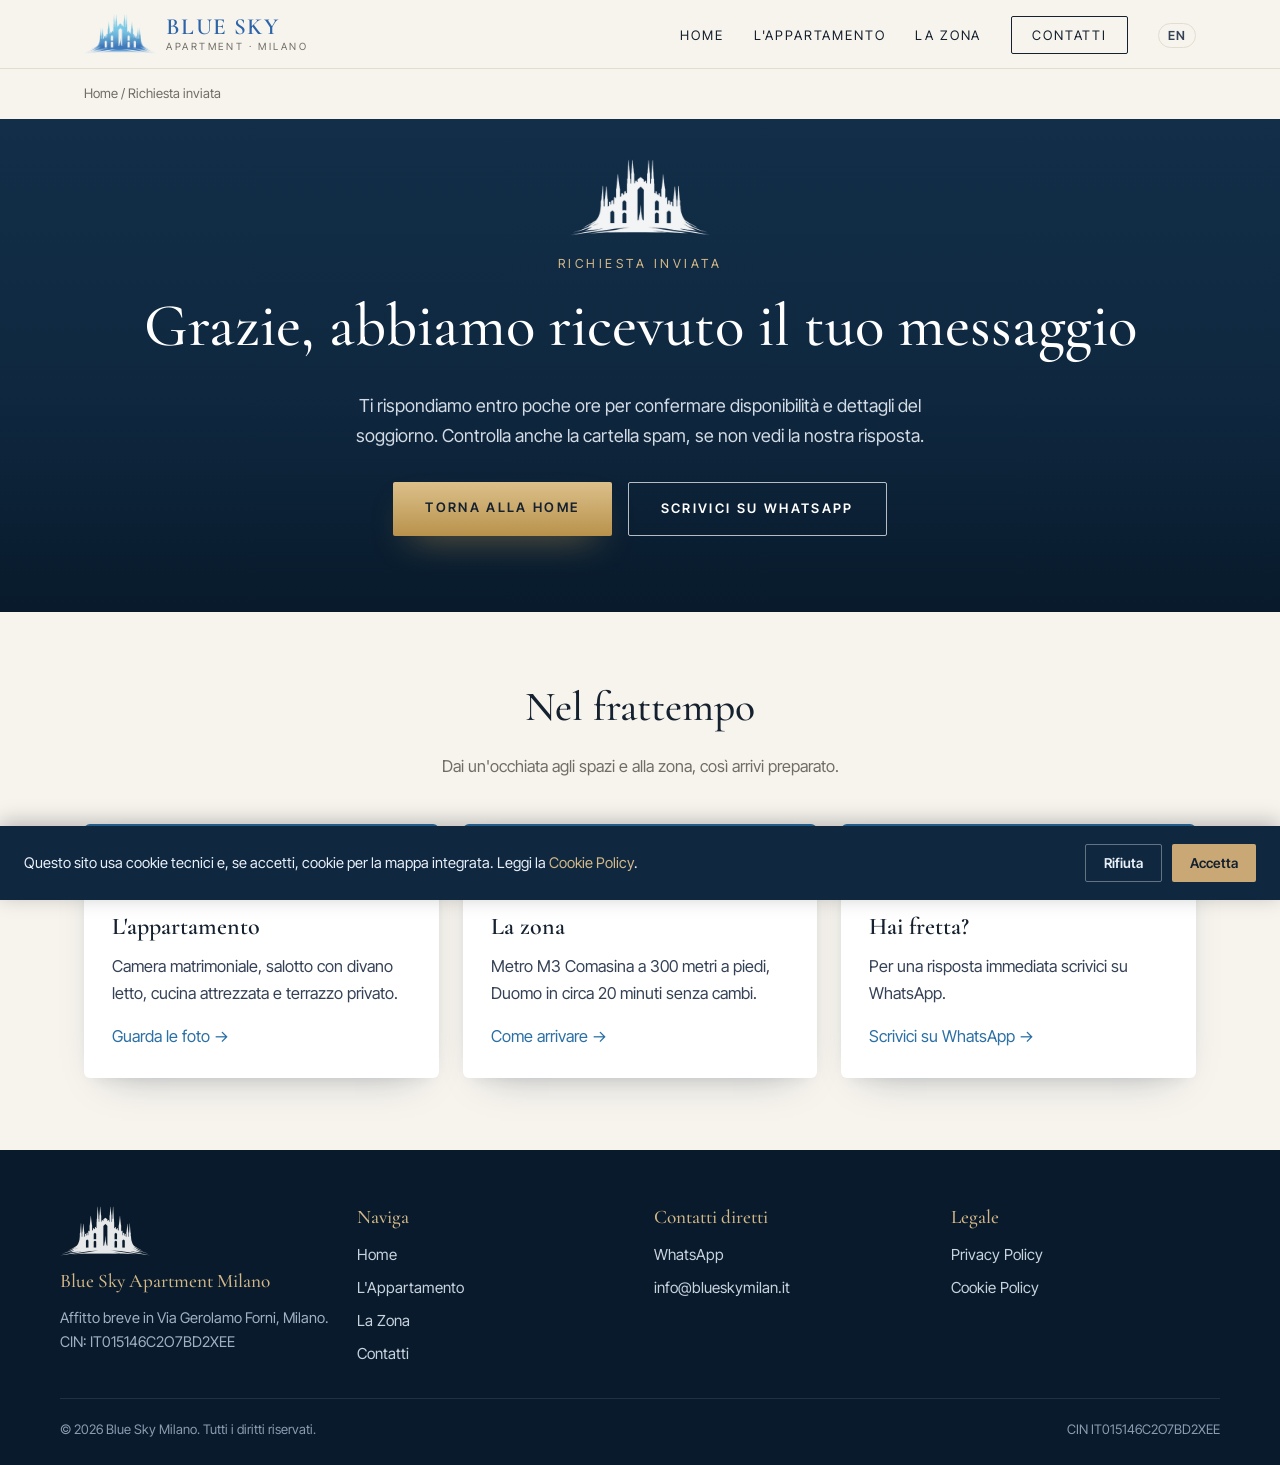
<file: grazie.html>
<!DOCTYPE html>
<html lang="it">
<head>
<meta charset="UTF-8">
<meta name="viewport" content="width=device-width, initial-scale=1.0">
<title>Richiesta inviata | Blue Sky Milano</title>
<meta name="description" content="Grazie per averci scritto: la tua richiesta a Blue Sky Milano è stata inviata.">
<meta name="robots" content="noindex, follow">
<link rel="canonical" href="https://www.blueskymilan.it/grazie.html">
<meta property="og:type" content="website">
<meta property="og:title" content="Richiesta inviata | Blue Sky Milano">
<meta property="og:description" content="Verifica disponibilità e prenota il tuo soggiorno in affitto breve a Milano.">
<meta property="og:url" content="https://www.blueskymilan.it/grazie.html">
<meta property="og:locale" content="it_IT">
<meta property="og:image" content="https://www.blueskymilan.it/assets/images/og-bluesky.jpg">
<link rel="preconnect" href="https://fonts.googleapis.com">
<link rel="preconnect" href="https://fonts.gstatic.com" crossorigin>
<link href="https://fonts.googleapis.com/css2?family=Cormorant+Garamond:ital,wght@0,400;0,500;0,600;1,400;1,500&family=Inter+Tight:wght@300;400;500;600&display=swap" rel="stylesheet">
<link rel="icon" type="image/png" sizes="32x32" href="favicon-32.png">
<link rel="apple-touch-icon" href="apple-touch-icon.png">
<link rel="stylesheet" href="assets/styles.css?v=20261029">
<script defer src="https://cloud.umami.is/script.js" data-website-id="ab918f23-8fa9-4bd5-a9e5-17a2a127aed8" data-domains="www.blueskymilan.it,blueskymilan.it"></script>
</head>
<body>

<header class="site-header">
  <div class="nav-wrap">
    <a href="index.html" class="brand" aria-label="Blue Sky Apartment Milano, home"><img src="assets/images/logo-mark.png" alt="" width="72" height="40"><span class="brand-text"><span class="brand-name">Blue Sky</span><small>Apartment · Milano</small></span></a>
    <button class="nav-toggle" aria-label="Apri menu">☰</button>
    <ul class="nav-links">
      <li><a href="index.html">Home</a></li>
      <li><a href="l-appartamento.html">L'Appartamento</a></li>
      <li><a href="zona.html">La Zona</a></li>
      <li><a href="contatti.html" class="nav-cta">Contatti</a></li>
      <li><a href="en/thank-you.html" class="nav-lang" hreflang="en" lang="en" title="English version">EN</a></li>
    </ul>
  </div>
</header>

<nav class="breadcrumb"><a href="index.html">Home</a> / Richiesta inviata</nav>

<section class="hero" style="padding-top:40px;">
  <div class="container">
    <img class="hero-mark" src="assets/images/logo-mark-white.png" alt="" width="140" height="78">
    <div class="eyebrow">Richiesta inviata</div>
    <h1>Grazie, abbiamo ricevuto il tuo messaggio</h1>
    <p class="lead">Ti rispondiamo entro poche ore per confermare disponibilità e dettagli del soggiorno. Controlla anche la cartella spam, se non vedi la nostra risposta.</p>
    <div class="hero-actions">
      <a href="index.html" class="btn btn-primary">Torna alla home</a>
      <a href="https://wa.me/393207637442" target="_blank" rel="noopener" class="btn btn-secondary">Scrivici su WhatsApp</a>
    </div>
  </div>
</section>

<section>
  <div class="container">
    <div class="section-head">
      <h2>Nel frattempo</h2>
      <p>Dai un'occhiata agli spazi e alla zona, così arrivi preparato.</p>
    </div>
    <div class="grid grid-3">
      <div class="card">
        <span class="icon">🛏️</span>
        <h3>L'appartamento</h3>
        <p>Camera matrimoniale, salotto con divano letto, cucina attrezzata e terrazzo privato.</p>
        <a href="l-appartamento.html">Guarda le foto →</a>
      </div>
      <div class="card">
        <span class="icon">🚇</span>
        <h3>La zona</h3>
        <p>Metro M3 Comasina a 300 metri a piedi, Duomo in circa 20 minuti senza cambi.</p>
        <a href="zona.html">Come arrivare →</a>
      </div>
      <div class="card">
        <span class="icon">💬</span>
        <h3>Hai fretta?</h3>
        <p>Per una risposta immediata scrivici su WhatsApp.</p>
        <a href="https://wa.me/393207637442" target="_blank" rel="noopener">Scrivici su WhatsApp →</a>
      </div>
    </div>
  </div>
</section>

<footer class="site-footer">
  <div class="footer-grid">
    <div>
      <img class="footer-mark" src="assets/images/logo-mark-white.png" alt="" width="90" height="50">
      <h4>Blue Sky Apartment Milano</h4>
      <p style="color:#a39c8c; font-size:0.92rem;">Affitto breve in Via Gerolamo Forni, Milano.<br>CIN: IT015146C2O7BD2XEE</p>
    </div>
    <div>
      <h4>Naviga</h4>
      <a href="index.html">Home</a>
      <a href="l-appartamento.html">L'Appartamento</a>
      <a href="zona.html">La Zona</a>
      <a href="contatti.html">Contatti</a>
    </div>
    <div>
      <h4>Contatti diretti</h4>
      <a href="https://wa.me/393207637442" target="_blank" rel="noopener">WhatsApp</a>
      <a href="mailto:info@blueskymilan.it">info@blueskymilan.it</a>
    </div>
    <div>
      <h4>Legale</h4>
      <a href="privacy.html">Privacy Policy</a>
      <a href="cookie.html">Cookie Policy</a>
    </div>
  </div>
  <div class="footer-bottom">
    <span>© 2026 Blue Sky Milano. Tutti i diritti riservati.</span>
    <span>CIN IT015146C2O7BD2XEE</span>
  </div>
</footer>

<div class="cookie-banner" id="cookie-banner">
  <p>Questo sito usa cookie tecnici e, se accetti, cookie per la mappa integrata. Leggi la <a href="cookie.html">Cookie Policy</a>.</p>
  <div class="cookie-actions">
    <button class="cookie-reject" id="cookie-reject">Rifiuta</button>
    <button class="cookie-accept" id="cookie-accept">Accetta</button>
  </div>
</div>

<script src="assets/site.js?v=20261029"></script>
</body>
</html>
</file>
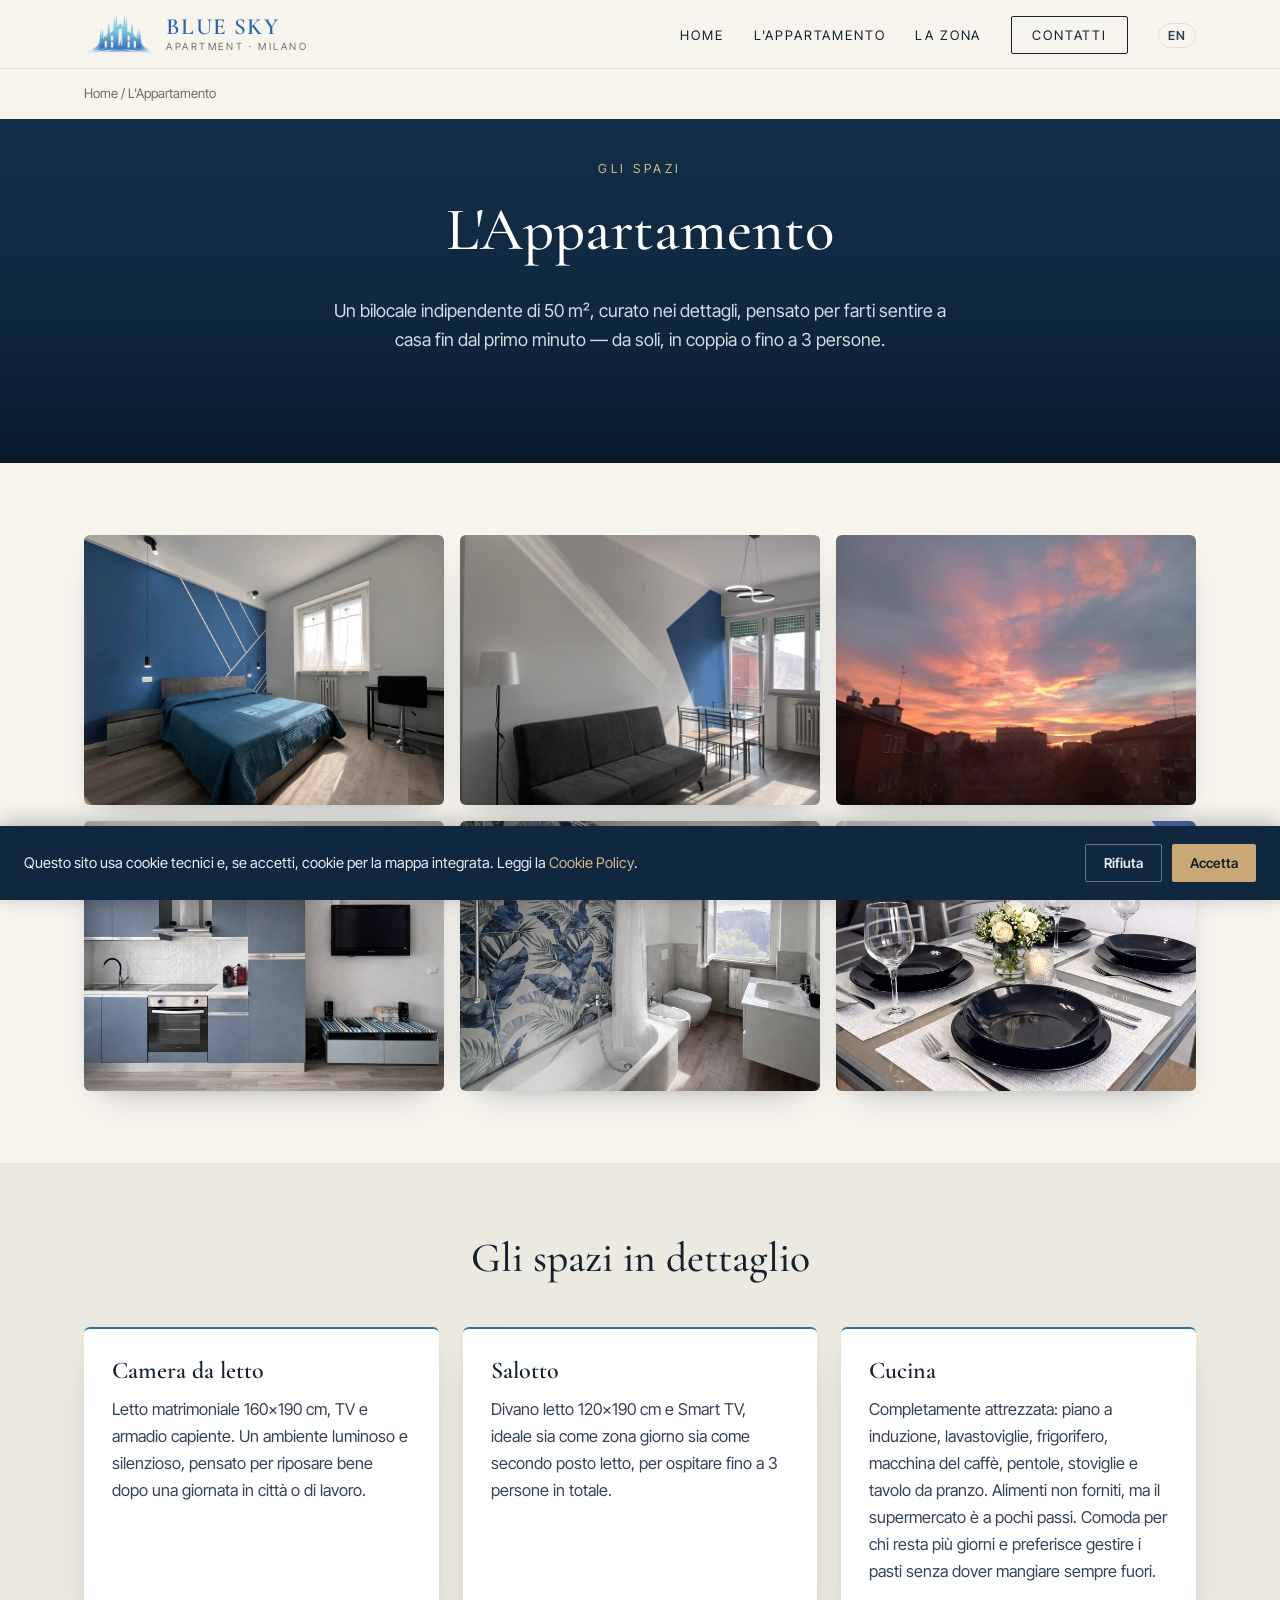
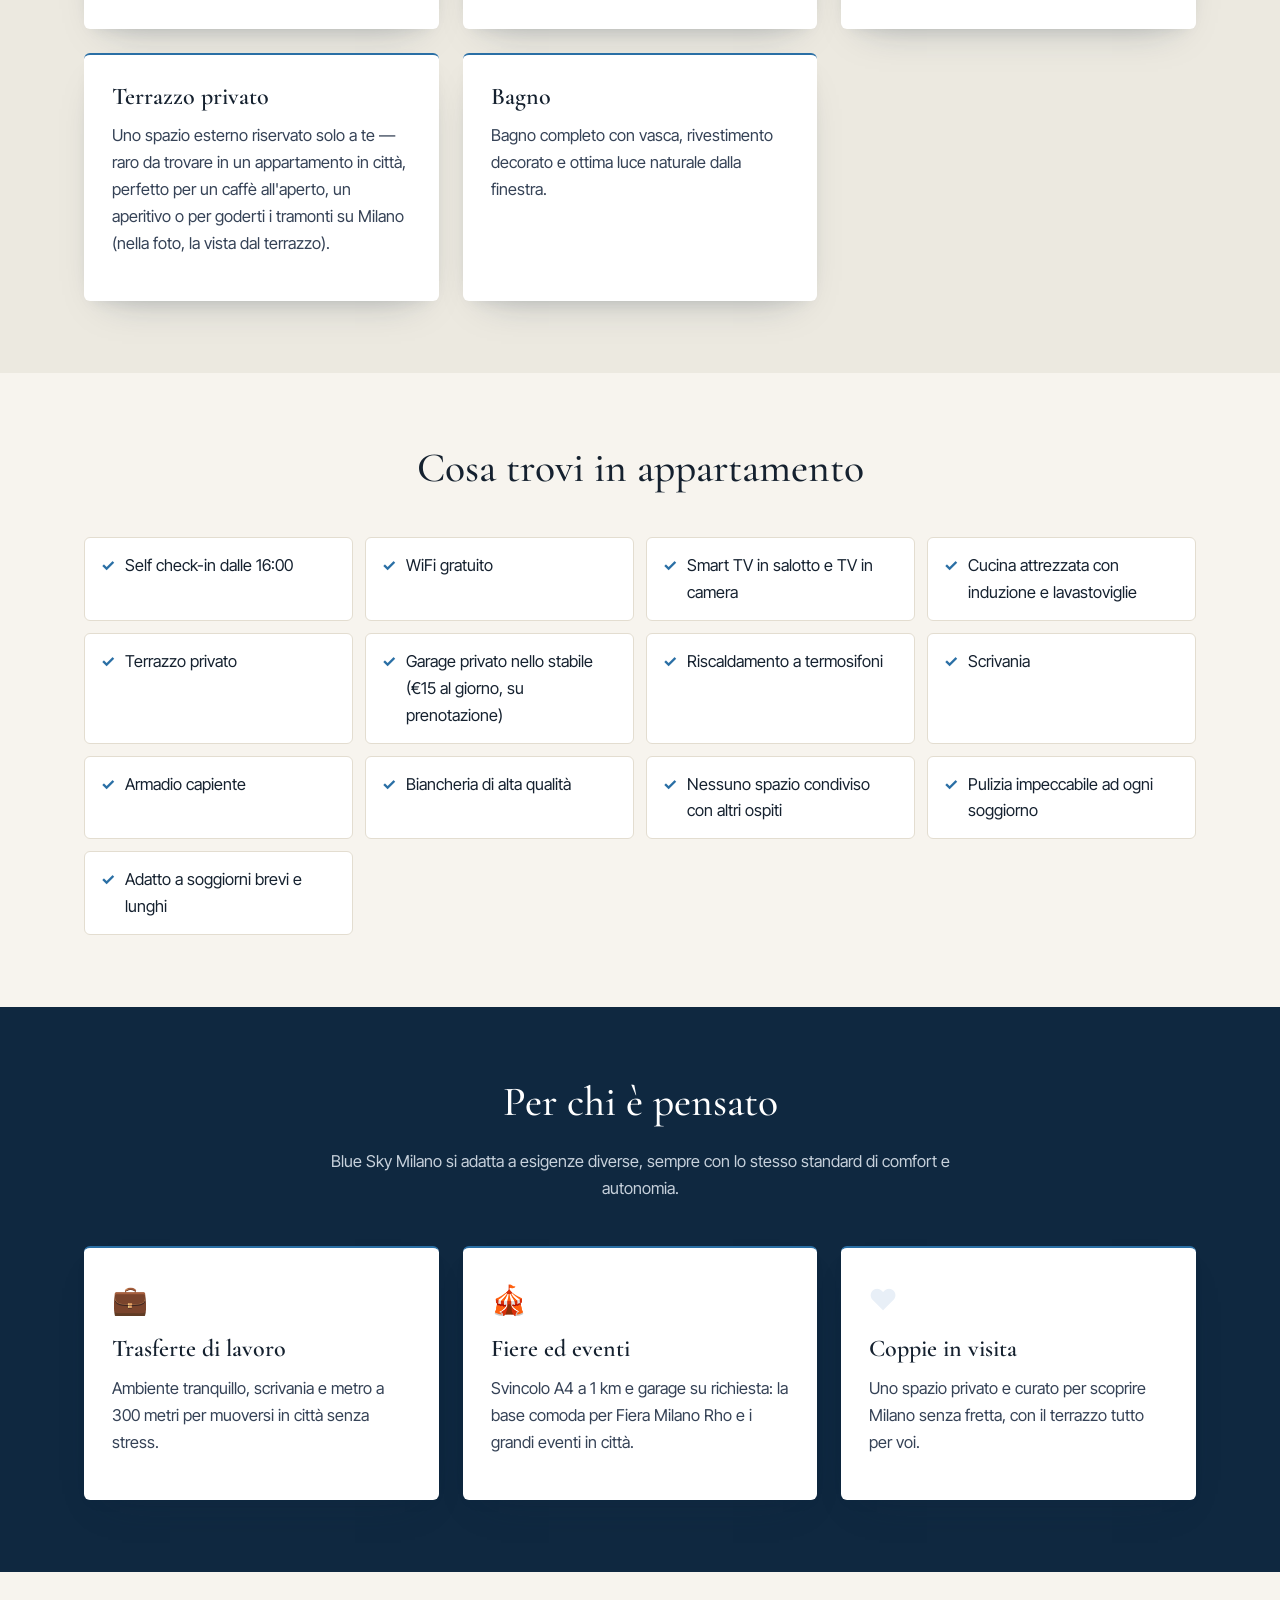
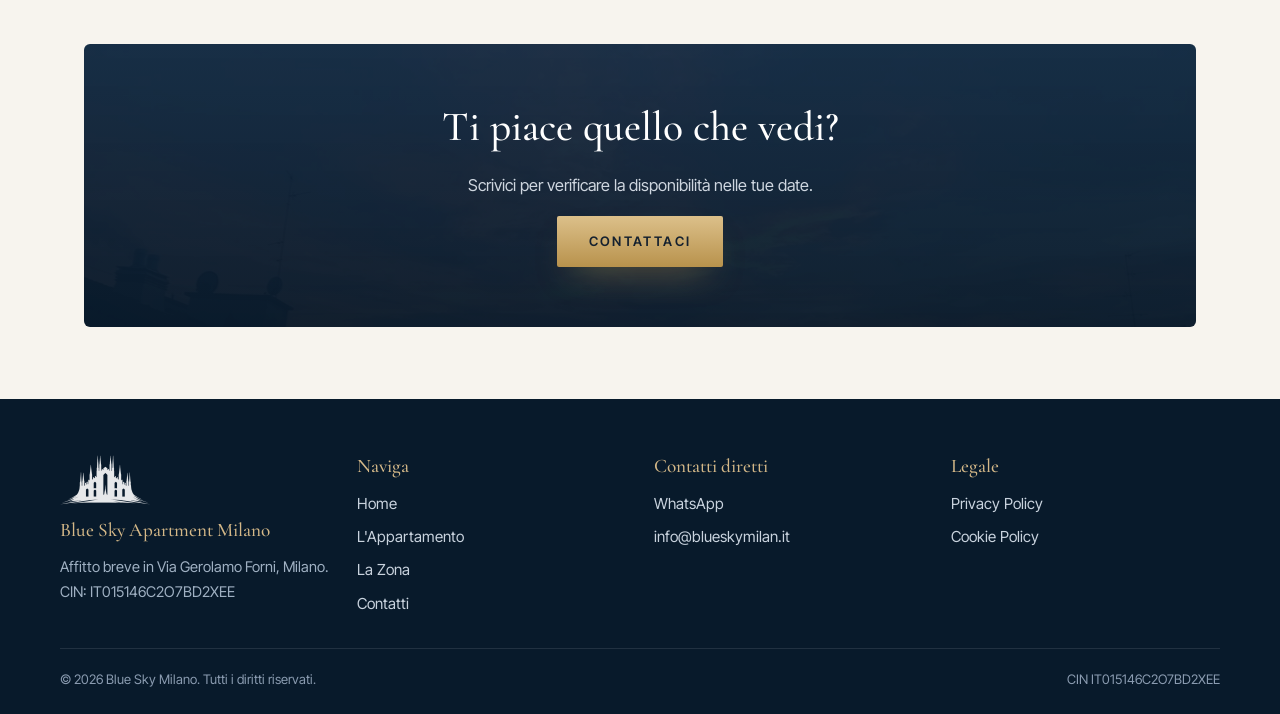
<file: l-appartamento.html>
<!DOCTYPE html>
<html lang="it">
<head>
<meta charset="UTF-8">
<meta name="viewport" content="width=device-width, initial-scale=1.0">
<title>L'Appartamento – Camera, Salotto e Terrazzo | Blue Sky Milano</title>
<meta name="description" content="Scopri gli spazi di Blue Sky Milano: camera matrimoniale, salotto con divano letto, cucina completamente attrezzata e terrazzo privato. Terrazzo privato, garage su richiesta e metro M3 a 300 metri.">
<link rel="canonical" href="https://www.blueskymilan.it/l-appartamento.html">
<link rel="alternate" hreflang="it" href="https://www.blueskymilan.it/l-appartamento.html">
<link rel="alternate" hreflang="en" href="https://www.blueskymilan.it/en/the-apartment.html">
<link rel="alternate" hreflang="x-default" href="https://www.blueskymilan.it/l-appartamento.html">
<meta property="og:type" content="website">
<meta property="og:title" content="L'Appartamento | Blue Sky Milano">
<meta property="og:description" content="Camera matrimoniale, salotto con divano letto, cucina attrezzata e terrazzo privato a Milano.">
<meta property="og:url" content="https://www.blueskymilan.it/l-appartamento.html">
<meta property="og:locale" content="it_IT">
<meta property="og:locale:alternate" content="en_GB">
<meta property="og:image" content="https://www.blueskymilan.it/assets/images/og-bluesky.jpg">
<link rel="preconnect" href="https://fonts.googleapis.com">
<link rel="preconnect" href="https://fonts.gstatic.com" crossorigin>
<link href="https://fonts.googleapis.com/css2?family=Cormorant+Garamond:ital,wght@0,400;0,500;0,600;1,400;1,500&family=Inter+Tight:wght@300;400;500;600&display=swap" rel="stylesheet">
<link rel="icon" type="image/png" sizes="32x32" href="favicon-32.png">
<link rel="apple-touch-icon" href="apple-touch-icon.png">
<link rel="stylesheet" href="assets/styles.css?v=20261029">
<script defer src="https://cloud.umami.is/script.js" data-website-id="ab918f23-8fa9-4bd5-a9e5-17a2a127aed8" data-domains="www.blueskymilan.it,blueskymilan.it"></script>
</head>
<body>

<header class="site-header">
  <div class="nav-wrap">
    <a href="index.html" class="brand" aria-label="Blue Sky Apartment Milano, home"><img src="assets/images/logo-mark.png" alt="" width="72" height="40"><span class="brand-text"><span class="brand-name">Blue Sky</span><small>Apartment · Milano</small></span></a>
    <button class="nav-toggle" aria-label="Apri menu">☰</button>
    <ul class="nav-links">
      <li><a href="index.html">Home</a></li>
      <li><a href="l-appartamento.html">L'Appartamento</a></li>
      <li><a href="zona.html">La Zona</a></li>
      <li><a href="contatti.html" class="nav-cta">Contatti</a></li>
      <li><a href="en/the-apartment.html" class="nav-lang" hreflang="en" lang="en" title="English version">EN</a></li>
    </ul>
  </div>
</header>

<nav class="breadcrumb"><a href="index.html">Home</a> / L'Appartamento</nav>

<section class="hero" style="padding-top:40px;">
  <div class="container">
    <div class="eyebrow">Gli spazi</div>
    <h1>L'Appartamento</h1>
    <p class="lead">Un bilocale indipendente di 50 m², curato nei dettagli, pensato per farti sentire a casa fin dal primo minuto — da soli, in coppia o fino a 3 persone.</p>
  </div>
</section>

<section>
  <div class="container">
    <div class="photo-grid">
      <div class="photo-tile"><img src="assets/images/camera-01.jpg" alt="Camera da letto matrimoniale, Blue Sky Milano" loading="lazy"></div>
      <div class="photo-tile"><img src="assets/images/salotto-02.jpg" alt="Salotto con divano e zona pranzo, Blue Sky Milano" loading="lazy"></div>
      <div class="photo-tile"><img src="assets/images/terrazzo-panorama-01.jpg" alt="Tramonto su Milano visto dal terrazzo privato di Blue Sky Milano" loading="lazy"></div>
      <div class="photo-tile"><img src="assets/images/cucina-02.jpg" alt="Cucina attrezzata, Blue Sky Milano" loading="lazy"></div>
      <div class="photo-tile"><img src="assets/images/bagno-01.jpg" alt="Bagno con vasca, Blue Sky Milano" loading="lazy"></div>
      <div class="photo-tile"><img src="assets/images/tavolo-pranzo-01.jpg" alt="Tavolo apparecchiato, Blue Sky Milano" loading="lazy"></div>
    </div>
  </div>
</section>

<section class="alt">
  <div class="container">
    <div class="section-head">
      <h2>Gli spazi in dettaglio</h2>
    </div>
    <div class="grid grid-2">
      <div class="card">
        <h3>Camera da letto</h3>
        <p>Letto matrimoniale 160x190 cm, TV e armadio capiente. Un ambiente luminoso e silenzioso, pensato per riposare bene dopo una giornata in città o di lavoro.</p>
      </div>
      <div class="card">
        <h3>Salotto</h3>
        <p>Divano letto 120x190 cm e Smart TV, ideale sia come zona giorno sia come secondo posto letto, per ospitare fino a 3 persone in totale.</p>
      </div>
      <div class="card">
        <h3>Cucina</h3>
        <p>Completamente attrezzata: piano a induzione, lavastoviglie, frigorifero, macchina del caffè, pentole, stoviglie e tavolo da pranzo. Alimenti non forniti, ma il supermercato è a pochi passi. Comoda per chi resta più giorni e preferisce gestire i pasti senza dover mangiare sempre fuori.</p>
      </div>
      <div class="card">
        <h3>Terrazzo privato</h3>
        <p>Uno spazio esterno riservato solo a te — raro da trovare in un appartamento in città, perfetto per un caffè all'aperto, un aperitivo o per goderti i tramonti su Milano (nella foto, la vista dal terrazzo).</p>
      </div>
      <div class="card">
        <h3>Bagno</h3>
        <p>Bagno completo con vasca, rivestimento decorato e ottima luce naturale dalla finestra.</p>
      </div>
    </div>
  </div>
</section>

<section>
  <div class="container">
    <div class="section-head">
      <h2>Cosa trovi in appartamento</h2>
    </div>
    <ul class="feature-list">
      <li><span class="check">✓</span> Self check-in dalle 16:00</li>
      <li><span class="check">✓</span> WiFi gratuito</li>
      <li><span class="check">✓</span> Smart TV in salotto e TV in camera</li>
      <li><span class="check">✓</span> Cucina attrezzata con induzione e lavastoviglie</li>
      <li><span class="check">✓</span> Terrazzo privato</li>
      <li><span class="check">✓</span> Garage privato nello stabile (€15 al giorno, su prenotazione)</li>
      <li><span class="check">✓</span> Riscaldamento a termosifoni</li>
      <li><span class="check">✓</span> Scrivania</li>
      <li><span class="check">✓</span> Armadio capiente</li>
      <li><span class="check">✓</span> Biancheria di alta qualità</li>
      <li><span class="check">✓</span> Nessuno spazio condiviso con altri ospiti</li>
      <li><span class="check">✓</span> Pulizia impeccabile ad ogni soggiorno</li>
      <li><span class="check">✓</span> Adatto a soggiorni brevi e lunghi</li>
    </ul>
  </div>
</section>

<section class="dark">
  <div class="container">
    <div class="section-head">
      <h2>Per chi è pensato</h2>
      <p>Blue Sky Milano si adatta a esigenze diverse, sempre con lo stesso standard di comfort e autonomia.</p>
    </div>
    <div class="grid grid-3">
      <div class="card">
        <span class="icon">💼</span>
        <h3>Trasferte di lavoro</h3>
        <p>Ambiente tranquillo, scrivania e metro a 300 metri per muoversi in città senza stress.</p>
      </div>
      <div class="card">
        <span class="icon">🎪</span>
        <h3>Fiere ed eventi</h3>
        <p>Svincolo A4 a 1 km e garage su richiesta: la base comoda per Fiera Milano Rho e i grandi eventi in città.</p>
      </div>
      <div class="card">
        <span class="icon">❤️</span>
        <h3>Coppie in visita</h3>
        <p>Uno spazio privato e curato per scoprire Milano senza fretta, con il terrazzo tutto per voi.</p>
      </div>
    </div>
  </div>
</section>

<section>
  <div class="container">
    <div class="cta-band">
      <h2>Ti piace quello che vedi?</h2>
      <p>Scrivici per verificare la disponibilità nelle tue date.</p>
      <a href="contatti.html" class="btn btn-primary">Contattaci</a>
    </div>
  </div>
</section>

<footer class="site-footer">
  <div class="footer-grid">
    <div>
      <img class="footer-mark" src="assets/images/logo-mark-white.png" alt="" width="90" height="50">
      <h4>Blue Sky Apartment Milano</h4>
      <p style="color:#a39c8c; font-size:0.92rem;">Affitto breve in Via Gerolamo Forni, Milano.<br>CIN: IT015146C2O7BD2XEE</p>
    </div>
    <div>
      <h4>Naviga</h4>
      <a href="index.html">Home</a>
      <a href="l-appartamento.html">L'Appartamento</a>
      <a href="zona.html">La Zona</a>
      <a href="contatti.html">Contatti</a>
    </div>
    <div>
      <h4>Contatti diretti</h4>
      <a href="https://wa.me/393207637442" target="_blank" rel="noopener">WhatsApp</a>
      <a href="mailto:info@blueskymilan.it">info@blueskymilan.it</a>
    </div>
    <div>
      <h4>Legale</h4>
      <a href="privacy.html">Privacy Policy</a>
      <a href="cookie.html">Cookie Policy</a>
    </div>
  </div>
  <div class="footer-bottom">
    <span>© 2026 Blue Sky Milano. Tutti i diritti riservati.</span>
    <span>CIN IT015146C2O7BD2XEE</span>
  </div>
</footer>

<div class="cookie-banner" id="cookie-banner">
  <p>Questo sito usa cookie tecnici e, se accetti, cookie per la mappa integrata. Leggi la <a href="cookie.html">Cookie Policy</a>.</p>
  <div class="cookie-actions">
    <button class="cookie-reject" id="cookie-reject">Rifiuta</button>
    <button class="cookie-accept" id="cookie-accept">Accetta</button>
  </div>
</div>

<script src="assets/site.js?v=20261029"></script>
</body>
</html>
</file>
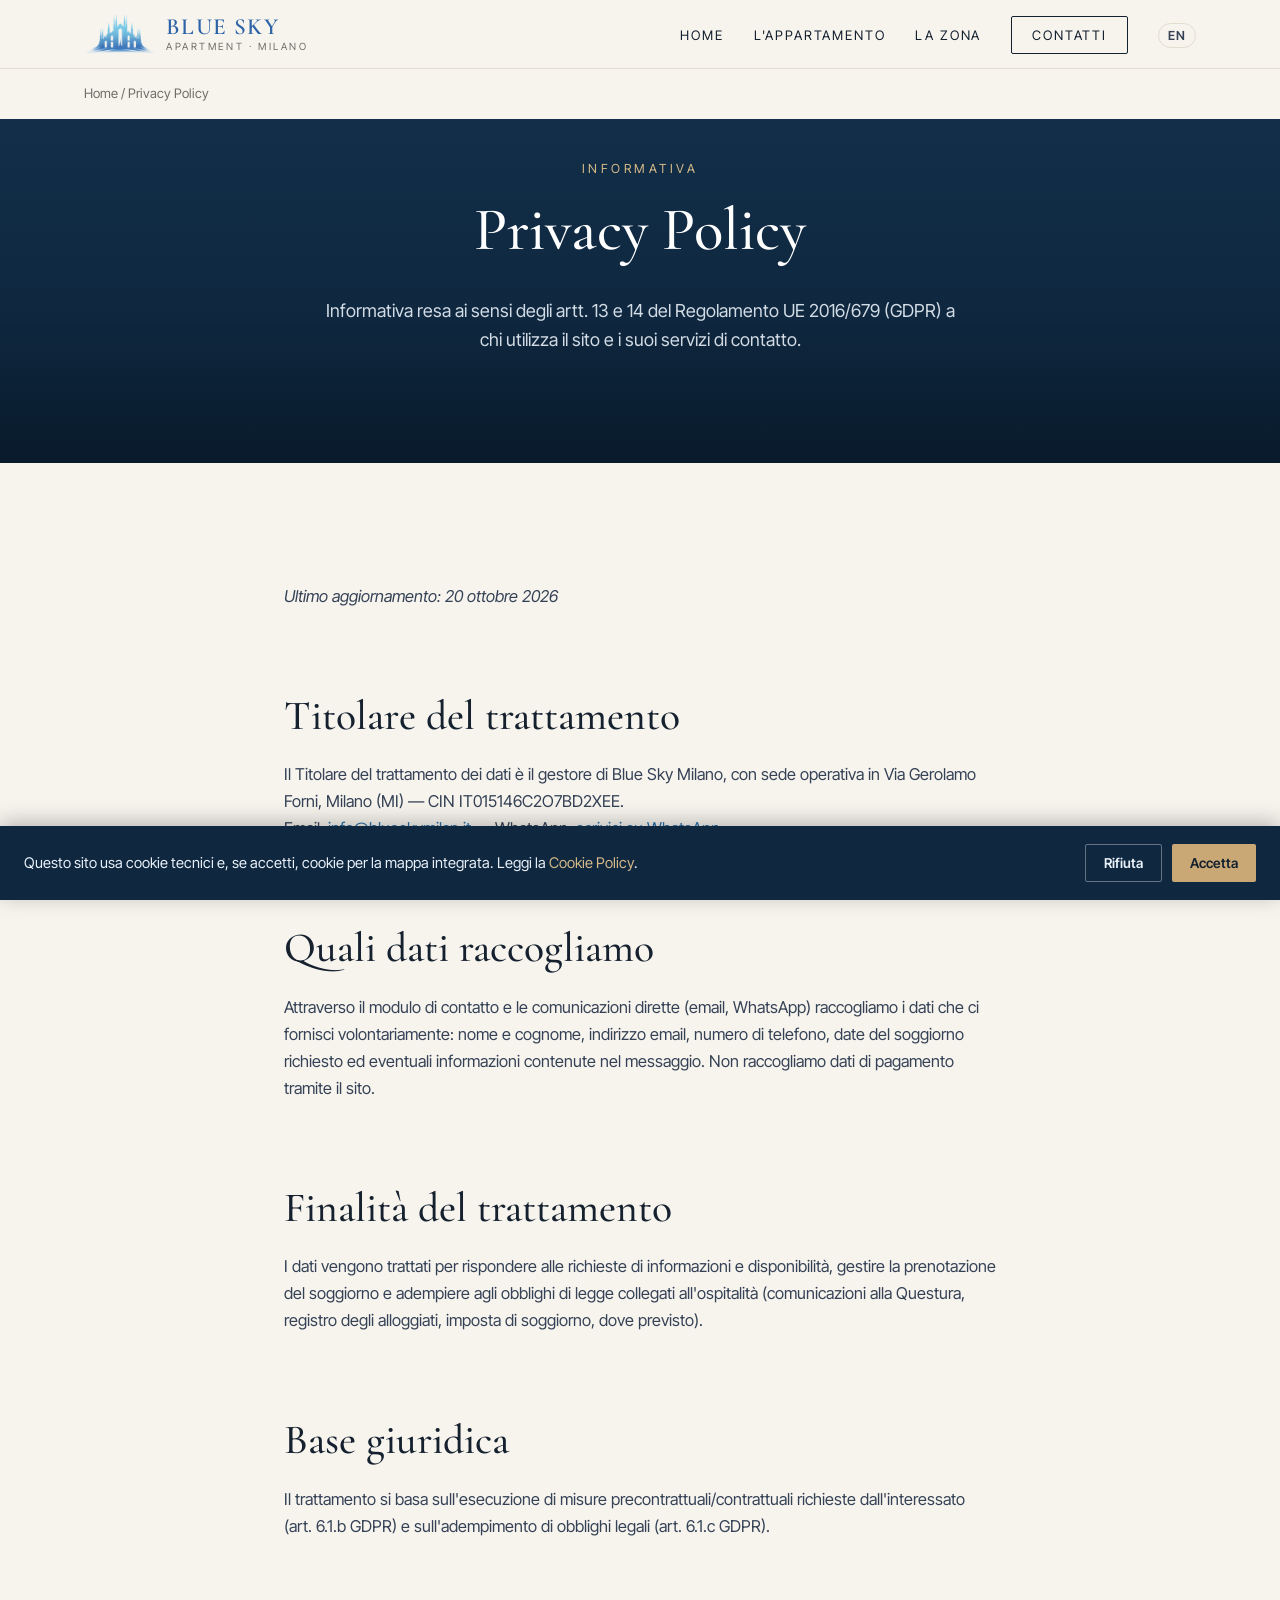
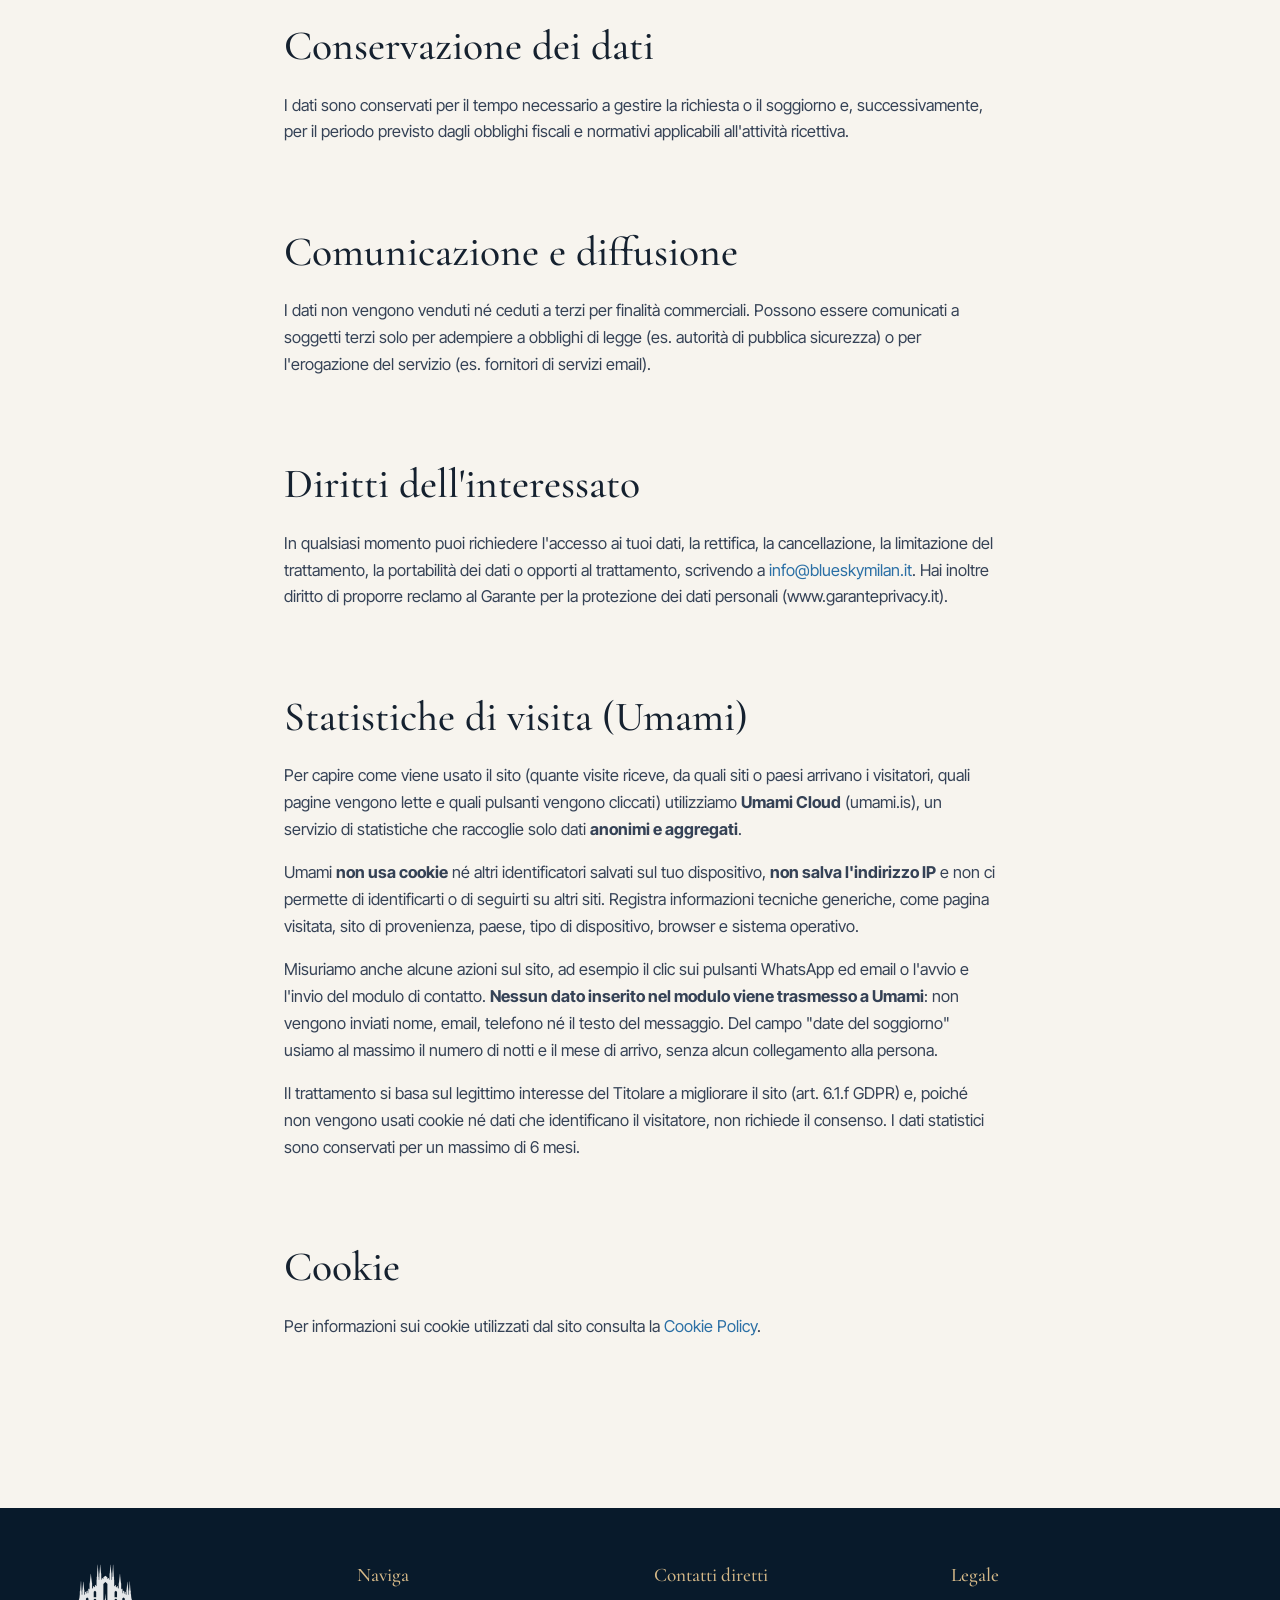
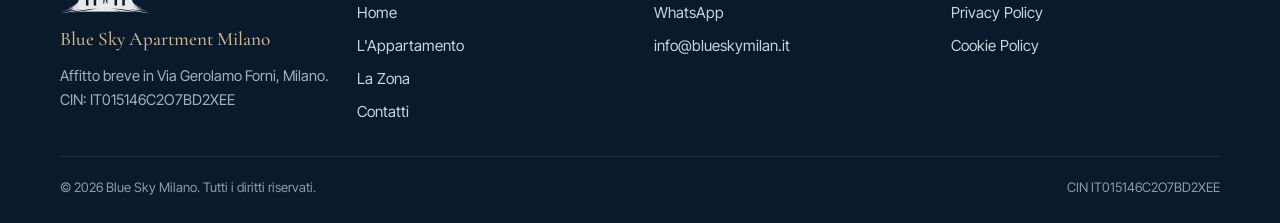
<file: privacy.html>
<!DOCTYPE html>
<html lang="it">
<head>
<meta charset="UTF-8">
<meta name="viewport" content="width=device-width, initial-scale=1.0">
<title>Privacy Policy | Blue Sky Milano</title>
<meta name="description" content="Informativa sulla privacy di Blue Sky Milano: come trattiamo i dati personali di chi ci contatta o prenota un soggiorno.">
<link rel="canonical" href="https://www.blueskymilan.it/privacy.html">
<link rel="alternate" hreflang="it" href="https://www.blueskymilan.it/privacy.html">
<link rel="alternate" hreflang="en" href="https://www.blueskymilan.it/en/privacy.html">
<link rel="alternate" hreflang="x-default" href="https://www.blueskymilan.it/privacy.html">
<meta name="robots" content="noindex, follow">
<link rel="preconnect" href="https://fonts.googleapis.com">
<link rel="preconnect" href="https://fonts.gstatic.com" crossorigin>
<link href="https://fonts.googleapis.com/css2?family=Cormorant+Garamond:ital,wght@0,400;0,500;0,600;1,400;1,500&family=Inter+Tight:wght@300;400;500;600&display=swap" rel="stylesheet">
<link rel="icon" type="image/png" sizes="32x32" href="favicon-32.png">
<link rel="apple-touch-icon" href="apple-touch-icon.png">
<link rel="stylesheet" href="assets/styles.css?v=20261029">
<script defer src="https://cloud.umami.is/script.js" data-website-id="ab918f23-8fa9-4bd5-a9e5-17a2a127aed8" data-domains="www.blueskymilan.it,blueskymilan.it"></script>
</head>
<body>

<header class="site-header">
  <div class="nav-wrap">
    <a href="index.html" class="brand" aria-label="Blue Sky Apartment Milano, home"><img src="assets/images/logo-mark.png" alt="" width="72" height="40"><span class="brand-text"><span class="brand-name">Blue Sky</span><small>Apartment · Milano</small></span></a>
    <button class="nav-toggle" aria-label="Apri menu">☰</button>
    <ul class="nav-links">
      <li><a href="index.html">Home</a></li>
      <li><a href="l-appartamento.html">L'Appartamento</a></li>
      <li><a href="zona.html">La Zona</a></li>
      <li><a href="contatti.html" class="nav-cta">Contatti</a></li>
      <li><a href="en/privacy.html" class="nav-lang" hreflang="en" lang="en" title="English version">EN</a></li>
    </ul>
  </div>
</header>

<nav class="breadcrumb"><a href="index.html">Home</a> / Privacy Policy</nav>

<section class="hero" style="padding-top:40px;">
  <div class="container">
    <div class="eyebrow">Informativa</div>
    <h1>Privacy Policy</h1>
    <p class="lead">Informativa resa ai sensi degli artt. 13 e 14 del Regolamento UE 2016/679 (GDPR) a chi utilizza il sito e i suoi servizi di contatto.</p>
  </div>
</section>

<section>
  <div class="container legal-content">

    <p><em>Ultimo aggiornamento: 20 ottobre 2026</em></p>

    <!--
      NOTA PER IL TITOLARE: inserire qui ragione sociale/nome completo del
      titolare del trattamento e, se disponibile, P.IVA o codice fiscale
      prima di pubblicare online. Il resto del testo è già corretto e
      utilizzabile così com'è.
    -->
    <h2>Titolare del trattamento</h2>
    <p>Il Titolare del trattamento dei dati è il gestore di Blue Sky Milano, con sede operativa in Via Gerolamo Forni, Milano (MI) — CIN IT015146C2O7BD2XEE.<br>
    Email: <a href="mailto:info@blueskymilan.it">info@blueskymilan.it</a> — WhatsApp: <a href="https://wa.me/393207637442" target="_blank" rel="noopener">scrivici su WhatsApp</a>.</p>

    <h2>Quali dati raccogliamo</h2>
    <p>Attraverso il modulo di contatto e le comunicazioni dirette (email, WhatsApp) raccogliamo i dati che ci fornisci volontariamente: nome e cognome, indirizzo email, numero di telefono, date del soggiorno richiesto ed eventuali informazioni contenute nel messaggio. Non raccogliamo dati di pagamento tramite il sito.</p>

    <h2>Finalità del trattamento</h2>
    <p>I dati vengono trattati per rispondere alle richieste di informazioni e disponibilità, gestire la prenotazione del soggiorno e adempiere agli obblighi di legge collegati all'ospitalità (comunicazioni alla Questura, registro degli alloggiati, imposta di soggiorno, dove previsto).</p>

    <h2>Base giuridica</h2>
    <p>Il trattamento si basa sull'esecuzione di misure precontrattuali/contrattuali richieste dall'interessato (art. 6.1.b GDPR) e sull'adempimento di obblighi legali (art. 6.1.c GDPR).</p>

    <h2>Conservazione dei dati</h2>
    <p>I dati sono conservati per il tempo necessario a gestire la richiesta o il soggiorno e, successivamente, per il periodo previsto dagli obblighi fiscali e normativi applicabili all'attività ricettiva.</p>

    <h2>Comunicazione e diffusione</h2>
    <p>I dati non vengono venduti né ceduti a terzi per finalità commerciali. Possono essere comunicati a soggetti terzi solo per adempiere a obblighi di legge (es. autorità di pubblica sicurezza) o per l'erogazione del servizio (es. fornitori di servizi email).</p>

    <h2>Diritti dell'interessato</h2>
    <p>In qualsiasi momento puoi richiedere l'accesso ai tuoi dati, la rettifica, la cancellazione, la limitazione del trattamento, la portabilità dei dati o opporti al trattamento, scrivendo a <a href="mailto:info@blueskymilan.it">info@blueskymilan.it</a>. Hai inoltre diritto di proporre reclamo al Garante per la protezione dei dati personali (www.garanteprivacy.it).</p>

    <h2>Statistiche di visita (Umami)</h2>
    <p>Per capire come viene usato il sito (quante visite riceve, da quali siti o paesi arrivano i visitatori, quali pagine vengono lette e quali pulsanti vengono cliccati) utilizziamo <strong>Umami Cloud</strong> (umami.is), un servizio di statistiche che raccoglie solo dati <strong>anonimi e aggregati</strong>.</p>
    <p>Umami <strong>non usa cookie</strong> né altri identificatori salvati sul tuo dispositivo, <strong>non salva l'indirizzo IP</strong> e non ci permette di identificarti o di seguirti su altri siti. Registra informazioni tecniche generiche, come pagina visitata, sito di provenienza, paese, tipo di dispositivo, browser e sistema operativo.</p>
    <p>Misuriamo anche alcune azioni sul sito, ad esempio il clic sui pulsanti WhatsApp ed email o l'avvio e l'invio del modulo di contatto. <strong>Nessun dato inserito nel modulo viene trasmesso a Umami</strong>: non vengono inviati nome, email, telefono né il testo del messaggio. Del campo "date del soggiorno" usiamo al massimo il numero di notti e il mese di arrivo, senza alcun collegamento alla persona.</p>
    <p>Il trattamento si basa sul legittimo interesse del Titolare a migliorare il sito (art. 6.1.f GDPR) e, poiché non vengono usati cookie né dati che identificano il visitatore, non richiede il consenso. I dati statistici sono conservati per un massimo di 6 mesi.</p>

    <h2>Cookie</h2>
    <p>Per informazioni sui cookie utilizzati dal sito consulta la <a href="cookie.html">Cookie Policy</a>.</p>

  </div>
</section>

<footer class="site-footer">
  <div class="footer-grid">
    <div>
      <img class="footer-mark" src="assets/images/logo-mark-white.png" alt="" width="90" height="50">
      <h4>Blue Sky Apartment Milano</h4>
      <p style="color:#a39c8c; font-size:0.92rem;">Affitto breve in Via Gerolamo Forni, Milano.<br>CIN: IT015146C2O7BD2XEE</p>
    </div>
    <div>
      <h4>Naviga</h4>
      <a href="index.html">Home</a>
      <a href="l-appartamento.html">L'Appartamento</a>
      <a href="zona.html">La Zona</a>
      <a href="contatti.html">Contatti</a>
    </div>
    <div>
      <h4>Contatti diretti</h4>
      <a href="https://wa.me/393207637442" target="_blank" rel="noopener">WhatsApp</a>
      <a href="mailto:info@blueskymilan.it">info@blueskymilan.it</a>
    </div>
    <div>
      <h4>Legale</h4>
      <a href="privacy.html">Privacy Policy</a>
      <a href="cookie.html">Cookie Policy</a>
    </div>
  </div>
  <div class="footer-bottom">
    <span>© 2026 Blue Sky Milano. Tutti i diritti riservati.</span>
    <span>CIN IT015146C2O7BD2XEE</span>
  </div>
</footer>

<div class="cookie-banner" id="cookie-banner">
  <p>Questo sito usa cookie tecnici e, se accetti, cookie per la mappa integrata. Leggi la <a href="cookie.html">Cookie Policy</a>.</p>
  <div class="cookie-actions">
    <button class="cookie-reject" id="cookie-reject">Rifiuta</button>
    <button class="cookie-accept" id="cookie-accept">Accetta</button>
  </div>
</div>

<script src="assets/site.js?v=20261029"></script>
</body>
</html>
</file>
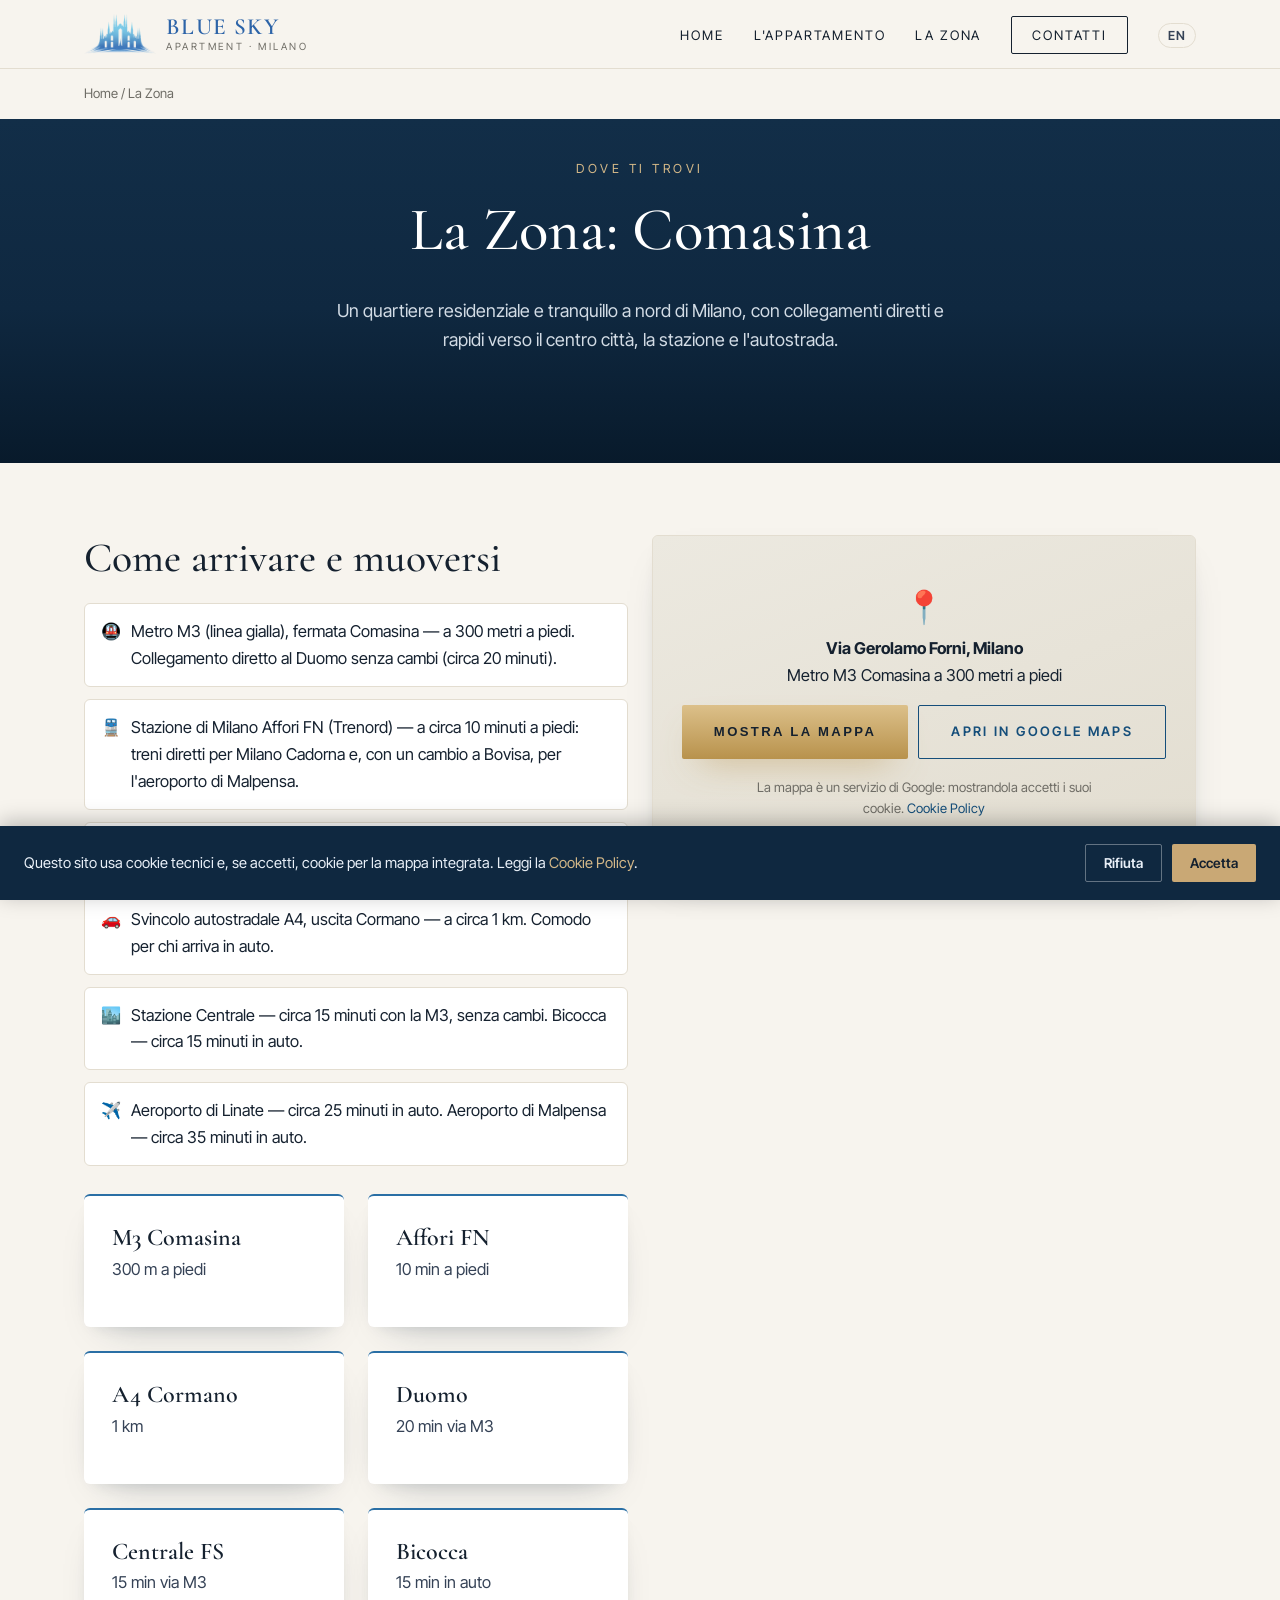
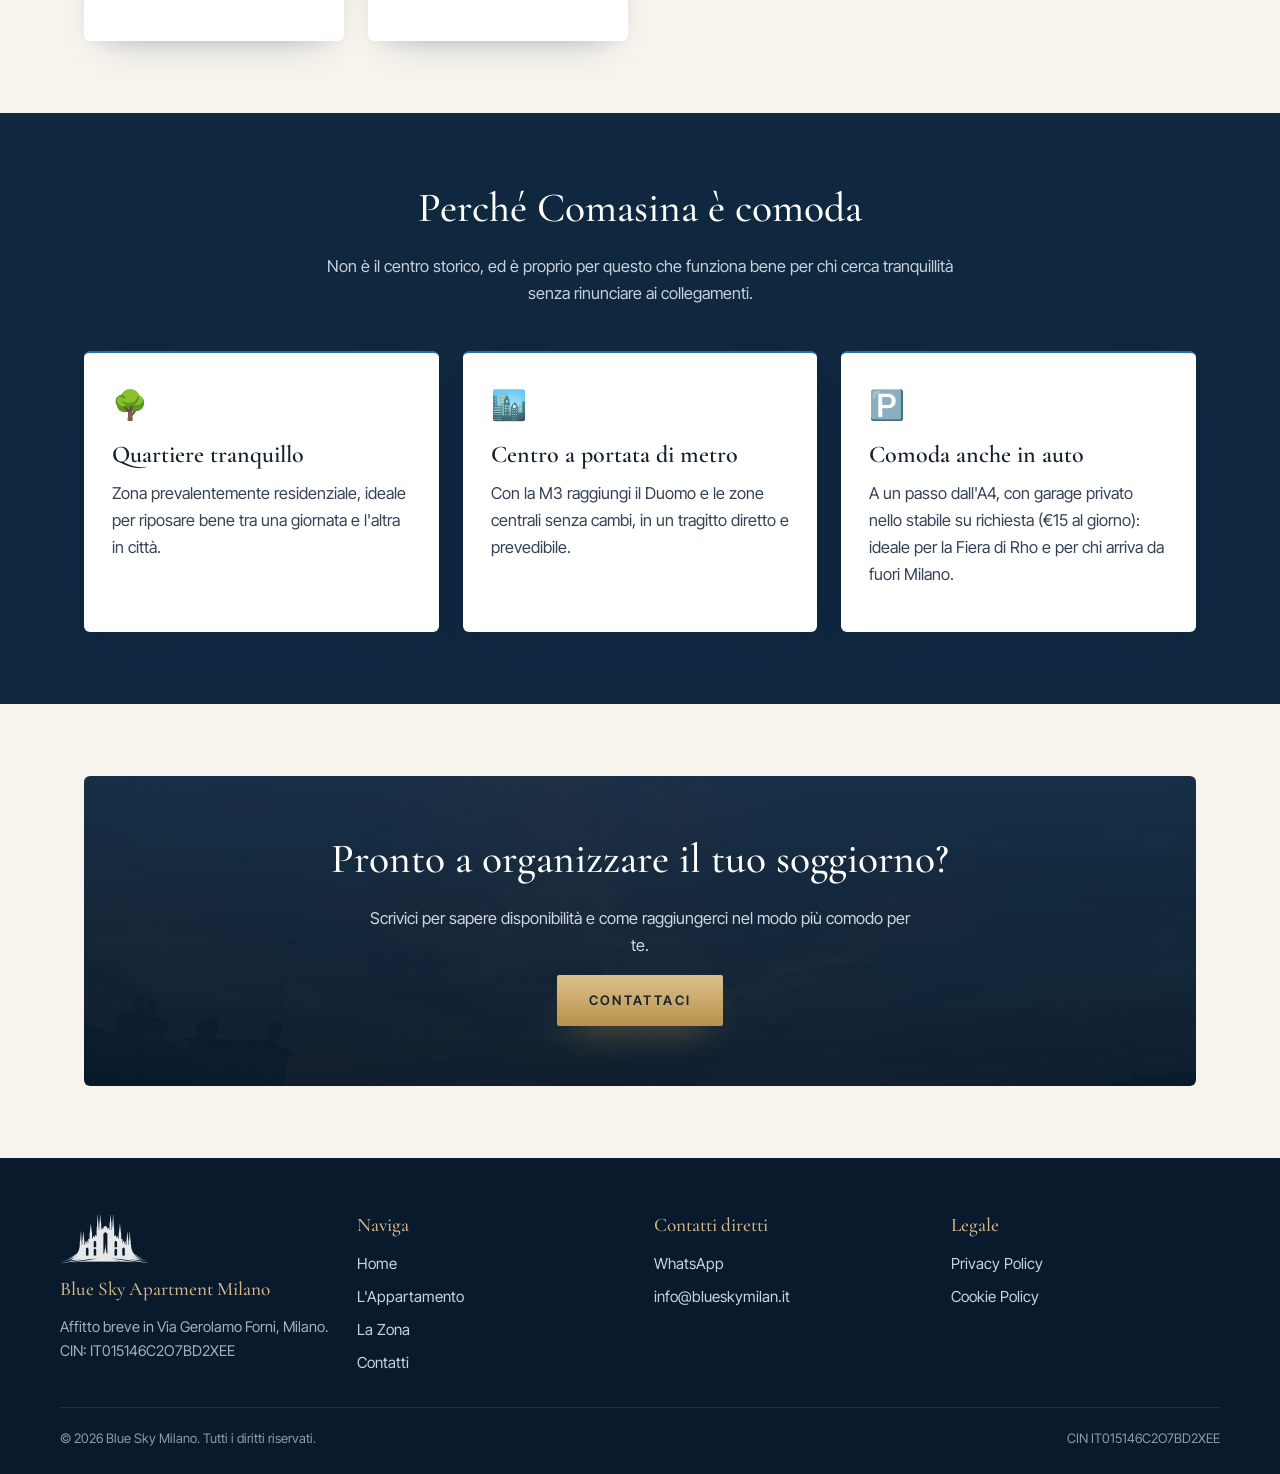
<file: zona.html>
<!DOCTYPE html>
<html lang="it">
<head>
<meta charset="UTF-8">
<meta name="viewport" content="width=device-width, initial-scale=1.0">
<title>La Zona – Comasina, Milano | Blue Sky Milano</title>
<meta name="description" content="Comasina è un quartiere strategico a nord di Milano: metro M3 a 300 metri a piedi, collegamento diretto al Duomo senza cambi, vicino alla stazione di Milano Affori e all'A4 di Cormano.">
<link rel="canonical" href="https://www.blueskymilan.it/zona.html">
<link rel="alternate" hreflang="it" href="https://www.blueskymilan.it/zona.html">
<link rel="alternate" hreflang="en" href="https://www.blueskymilan.it/en/the-area.html">
<link rel="alternate" hreflang="x-default" href="https://www.blueskymilan.it/zona.html">
<meta property="og:type" content="website">
<meta property="og:title" content="La Zona: Comasina | Blue Sky Milano">
<meta property="og:description" content="Metro M3 a 300 metri, collegamento diretto al Duomo, vicino a stazione Affori e A4 Cormano.">
<meta property="og:url" content="https://www.blueskymilan.it/zona.html">
<meta property="og:locale" content="it_IT">
<meta property="og:locale:alternate" content="en_GB">
<meta property="og:image" content="https://www.blueskymilan.it/assets/images/og-bluesky.jpg">
<link rel="preconnect" href="https://fonts.googleapis.com">
<link rel="preconnect" href="https://fonts.gstatic.com" crossorigin>
<link href="https://fonts.googleapis.com/css2?family=Cormorant+Garamond:ital,wght@0,400;0,500;0,600;1,400;1,500&family=Inter+Tight:wght@300;400;500;600&display=swap" rel="stylesheet">
<link rel="icon" type="image/png" sizes="32x32" href="favicon-32.png">
<link rel="apple-touch-icon" href="apple-touch-icon.png">
<link rel="stylesheet" href="assets/styles.css?v=20261029">
<script defer src="https://cloud.umami.is/script.js" data-website-id="ab918f23-8fa9-4bd5-a9e5-17a2a127aed8" data-domains="www.blueskymilan.it,blueskymilan.it"></script>
</head>
<body>

<header class="site-header">
  <div class="nav-wrap">
    <a href="index.html" class="brand" aria-label="Blue Sky Apartment Milano, home"><img src="assets/images/logo-mark.png" alt="" width="72" height="40"><span class="brand-text"><span class="brand-name">Blue Sky</span><small>Apartment · Milano</small></span></a>
    <button class="nav-toggle" aria-label="Apri menu">☰</button>
    <ul class="nav-links">
      <li><a href="index.html">Home</a></li>
      <li><a href="l-appartamento.html">L'Appartamento</a></li>
      <li><a href="zona.html">La Zona</a></li>
      <li><a href="contatti.html" class="nav-cta">Contatti</a></li>
      <li><a href="en/the-area.html" class="nav-lang" hreflang="en" lang="en" title="English version">EN</a></li>
    </ul>
  </div>
</header>

<nav class="breadcrumb"><a href="index.html">Home</a> / La Zona</nav>

<section class="hero" style="padding-top:40px;">
  <div class="container">
    <div class="eyebrow">Dove ti trovi</div>
    <h1>La Zona: Comasina</h1>
    <p class="lead">Un quartiere residenziale e tranquillo a nord di Milano, con collegamenti diretti e rapidi verso il centro città, la stazione e l'autostrada.</p>
  </div>
</section>

<section>
  <div class="container">
    <div class="grid grid-2" style="align-items:start;">
      <div>
        <h2>Come arrivare e muoversi</h2>
        <ul class="feature-list" style="grid-template-columns:1fr;">
          <li><span class="check">🚇</span> Metro M3 (linea gialla), fermata Comasina — a 300 metri a piedi. Collegamento diretto al Duomo senza cambi (circa 20 minuti).</li>
          <li><span class="check">🚆</span> Stazione di Milano Affori FN (Trenord) — a circa 10 minuti a piedi: treni diretti per Milano Cadorna e, con un cambio a Bovisa, per l'aeroporto di Malpensa.</li>
          <li><span class="check">🏟️</span> Fiera Milano Rho — circa 15–20 minuti in auto, traffico permettendo.</li>
          <li><span class="check">🚗</span> Svincolo autostradale A4, uscita Cormano — a circa 1 km. Comodo per chi arriva in auto.</li>
          <li><span class="check">🏙️</span> Stazione Centrale — circa 15 minuti con la M3, senza cambi. Bicocca — circa 15 minuti in auto.</li>
          <li><span class="check">✈️</span> Aeroporto di Linate — circa 25 minuti in auto. Aeroporto di Malpensa — circa 35 minuti in auto.</li>
        </ul>

        <div class="grid grid-3" style="margin-top:28px;">
          <div class="card"><h3 style="margin-bottom:4px;">M3 Comasina</h3><p>300 m a piedi</p></div>
          <div class="card"><h3 style="margin-bottom:4px;">Affori FN</h3><p>10 min a piedi</p></div>
          <div class="card"><h3 style="margin-bottom:4px;">A4 Cormano</h3><p>1 km</p></div>
          <div class="card"><h3 style="margin-bottom:4px;">Duomo</h3><p>20 min via M3</p></div>
          <div class="card"><h3 style="margin-bottom:4px;">Centrale FS</h3><p>15 min via M3</p></div>
          <div class="card"><h3 style="margin-bottom:4px;">Bicocca</h3><p>15 min in auto</p></div>
        </div>
      </div>
      <div class="map-embed" data-map-src="https://www.google.com/maps?q=Via+Gerolamo+Forni,+Milano&amp;output=embed" data-map-title="Mappa Blue Sky Milano - Via Gerolamo Forni, Milano">
        <div class="map-placeholder">
          <span class="map-pin" aria-hidden="true">📍</span>
          <p class="map-address"><strong>Via Gerolamo Forni, Milano</strong><br>Metro M3 Comasina a 300 metri a piedi</p>
          <div class="map-actions">
            <button type="button" class="btn btn-primary map-load">Mostra la mappa</button>
            <a class="btn btn-secondary" href="https://www.google.com/maps/search/?api=1&amp;query=Via+Gerolamo+Forni%2C+Milano" target="_blank" rel="noopener">Apri in Google Maps</a>
          </div>
          <p class="map-note">La mappa è un servizio di Google: mostrandola accetti i suoi cookie. <a href="cookie.html">Cookie Policy</a></p>
        </div>
      </div>
    </div>
  </div>
</section>

<section class="dark">
  <div class="container">
    <div class="section-head">
      <h2>Perché Comasina è comoda</h2>
      <p>Non è il centro storico, ed è proprio per questo che funziona bene per chi cerca tranquillità senza rinunciare ai collegamenti.</p>
    </div>
    <div class="grid grid-3">
      <div class="card">
        <span class="icon">🌳</span>
        <h3>Quartiere tranquillo</h3>
        <p>Zona prevalentemente residenziale, ideale per riposare bene tra una giornata e l'altra in città.</p>
      </div>
      <div class="card">
        <span class="icon">🏙️</span>
        <h3>Centro a portata di metro</h3>
        <p>Con la M3 raggiungi il Duomo e le zone centrali senza cambi, in un tragitto diretto e prevedibile.</p>
      </div>
      <div class="card">
        <span class="icon">🅿️</span>
        <h3>Comoda anche in auto</h3>
        <p>A un passo dall'A4, con garage privato nello stabile su richiesta (€15 al giorno): ideale per la Fiera di Rho e per chi arriva da fuori Milano.</p>
      </div>
    </div>
  </div>
</section>

<section>
  <div class="container">
    <div class="cta-band">
      <h2>Pronto a organizzare il tuo soggiorno?</h2>
      <p>Scrivici per sapere disponibilità e come raggiungerci nel modo più comodo per te.</p>
      <a href="contatti.html" class="btn btn-primary">Contattaci</a>
    </div>
  </div>
</section>

<footer class="site-footer">
  <div class="footer-grid">
    <div>
      <img class="footer-mark" src="assets/images/logo-mark-white.png" alt="" width="90" height="50">
      <h4>Blue Sky Apartment Milano</h4>
      <p style="color:#a39c8c; font-size:0.92rem;">Affitto breve in Via Gerolamo Forni, Milano.<br>CIN: IT015146C2O7BD2XEE</p>
    </div>
    <div>
      <h4>Naviga</h4>
      <a href="index.html">Home</a>
      <a href="l-appartamento.html">L'Appartamento</a>
      <a href="zona.html">La Zona</a>
      <a href="contatti.html">Contatti</a>
    </div>
    <div>
      <h4>Contatti diretti</h4>
      <a href="https://wa.me/393207637442" target="_blank" rel="noopener">WhatsApp</a>
      <a href="mailto:info@blueskymilan.it">info@blueskymilan.it</a>
    </div>
    <div>
      <h4>Legale</h4>
      <a href="privacy.html">Privacy Policy</a>
      <a href="cookie.html">Cookie Policy</a>
    </div>
  </div>
  <div class="footer-bottom">
    <span>© 2026 Blue Sky Milano. Tutti i diritti riservati.</span>
    <span>CIN IT015146C2O7BD2XEE</span>
  </div>
</footer>

<div class="cookie-banner" id="cookie-banner">
  <p>Questo sito usa cookie tecnici e, se accetti, cookie per la mappa integrata. Leggi la <a href="cookie.html">Cookie Policy</a>.</p>
  <div class="cookie-actions">
    <button class="cookie-reject" id="cookie-reject">Rifiuta</button>
    <button class="cookie-accept" id="cookie-accept">Accetta</button>
  </div>
</div>

<script src="assets/site.js?v=20261029"></script>
</body>
</html>
</file>
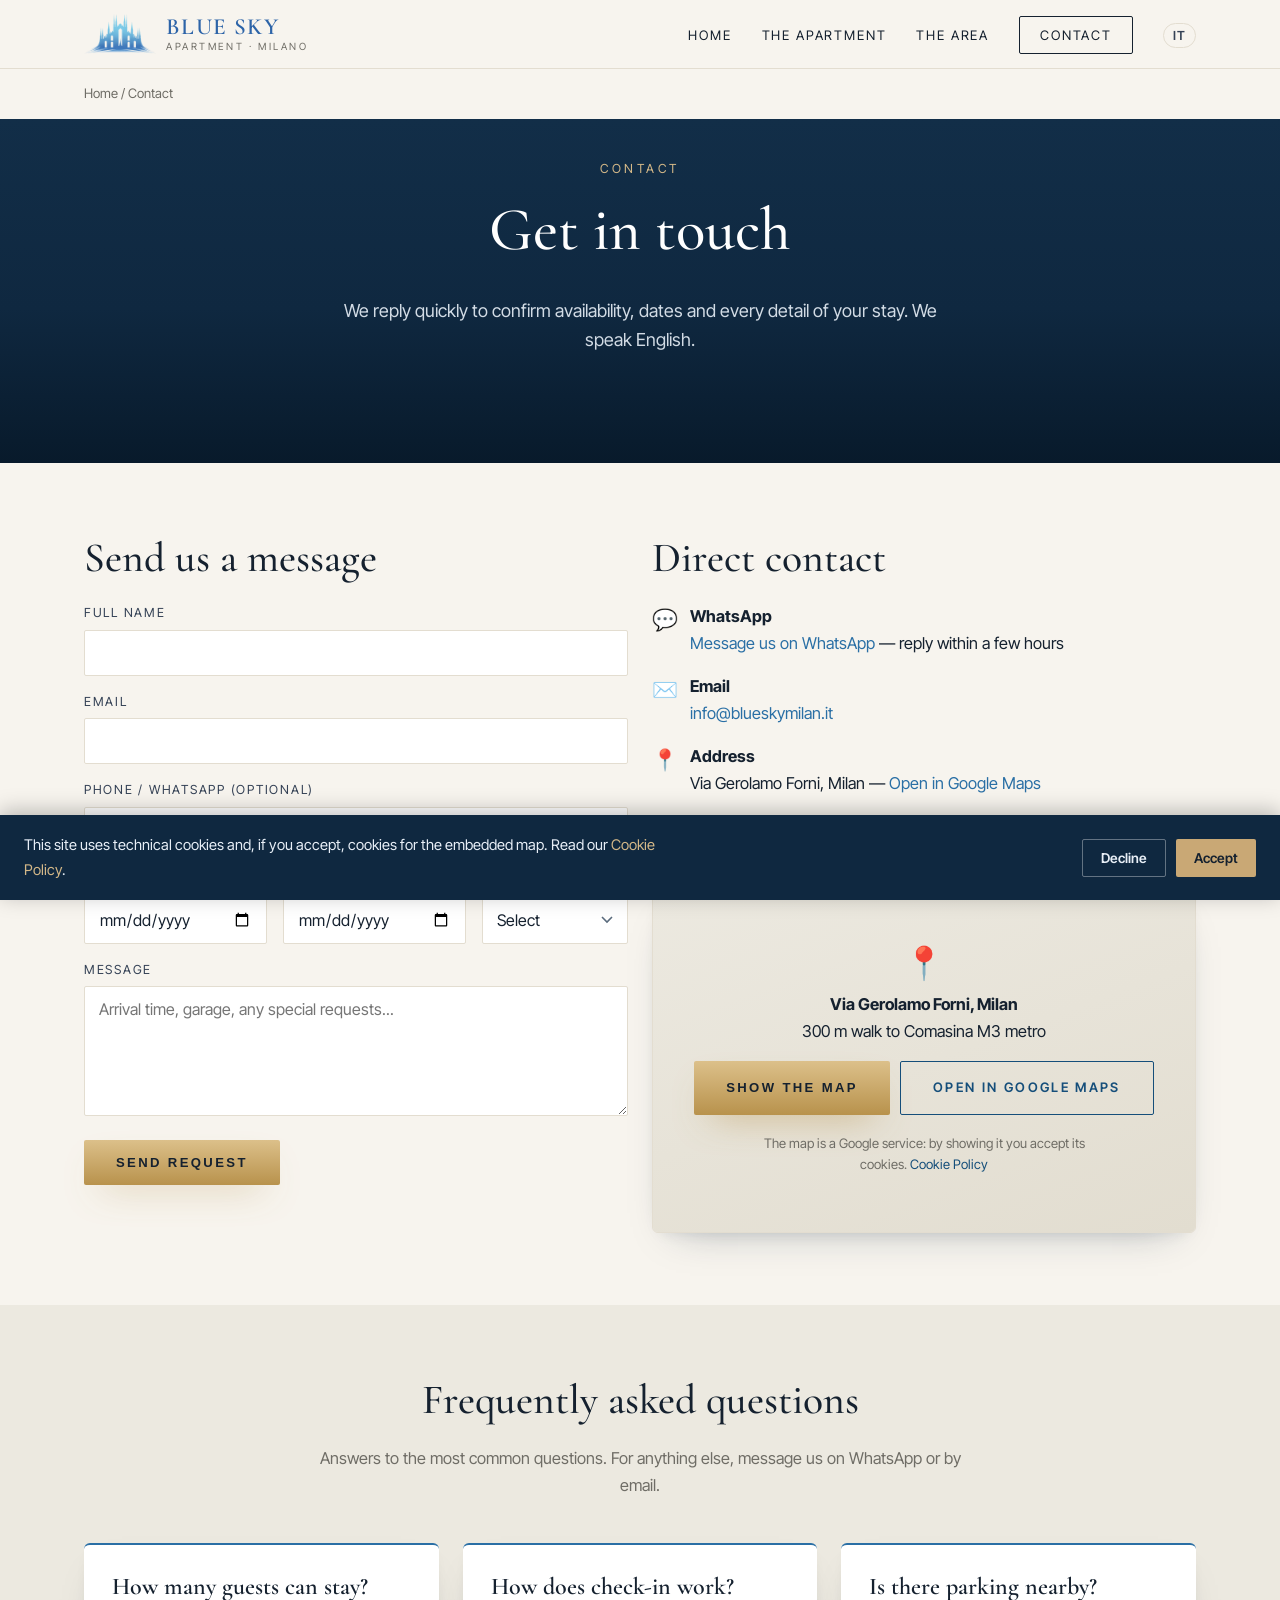
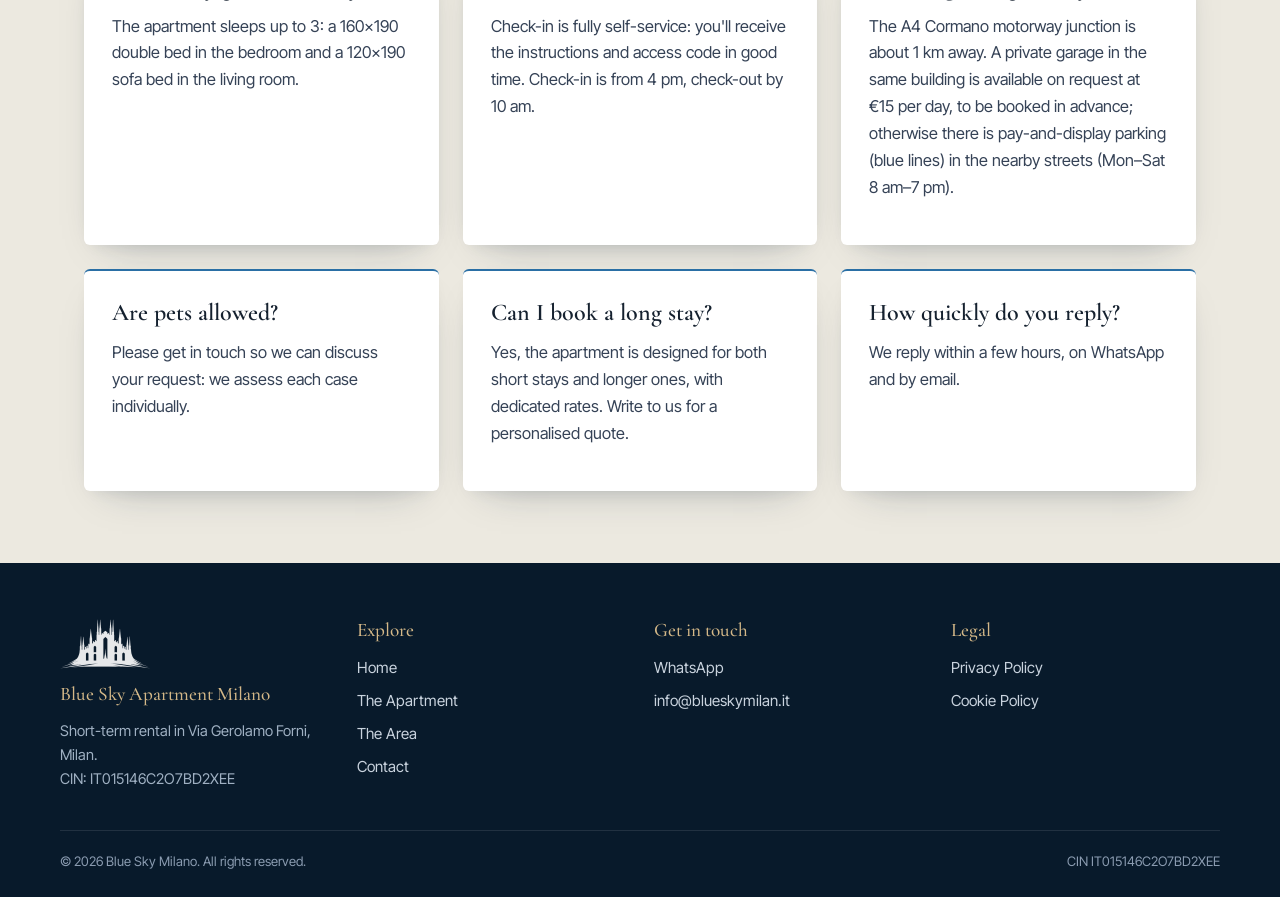
<file: en/contact.html>
<!DOCTYPE html>
<html lang="en">
<head>
<meta charset="UTF-8">
<meta name="viewport" content="width=device-width, initial-scale=1.0">
<title>Contact and Bookings | Blue Sky Milano</title>
<meta name="description" content="Contact Blue Sky Milano to check availability and book your short-term stay in Milan, Comasina area. We reply quickly on WhatsApp, by email or through the form.">
<link rel="canonical" href="https://www.blueskymilan.it/en/contact.html">
<link rel="alternate" hreflang="it" href="https://www.blueskymilan.it/contatti.html">
<link rel="alternate" hreflang="en" href="https://www.blueskymilan.it/en/contact.html">
<link rel="alternate" hreflang="x-default" href="https://www.blueskymilan.it/contatti.html">
<meta property="og:type" content="website">
<meta property="og:title" content="Contact | Blue Sky Milano">
<meta property="og:description" content="Check availability and book your short-term stay in Milan.">
<meta property="og:url" content="https://www.blueskymilan.it/en/contact.html">
<meta property="og:locale" content="en_GB">
<meta property="og:locale:alternate" content="it_IT">
<meta property="og:image" content="https://www.blueskymilan.it/assets/images/og-bluesky.jpg">
<link rel="preconnect" href="https://fonts.googleapis.com">
<link rel="preconnect" href="https://fonts.gstatic.com" crossorigin>
<link href="https://fonts.googleapis.com/css2?family=Cormorant+Garamond:ital,wght@0,400;0,500;0,600;1,400;1,500&family=Inter+Tight:wght@300;400;500;600&display=swap" rel="stylesheet">
<link rel="icon" type="image/png" sizes="32x32" href="../favicon-32.png">
<link rel="apple-touch-icon" href="../apple-touch-icon.png">
<link rel="stylesheet" href="../assets/styles.css?v=20261108">
<script defer src="https://cloud.umami.is/script.js" data-website-id="ab918f23-8fa9-4bd5-a9e5-17a2a127aed8" data-domains="www.blueskymilan.it,blueskymilan.it"></script>
</head>
<body>

<header class="site-header">
  <div class="nav-wrap">
    <a href="index.html" class="brand" aria-label="Blue Sky Apartment Milan, home"><img src="../assets/images/logo-mark.png" alt="" width="72" height="40"><span class="brand-text"><span class="brand-name">Blue Sky</span><small>Apartment · Milano</small></span></a>
    <button class="nav-toggle" aria-label="Open menu">☰</button>
    <ul class="nav-links">
      <li><a href="index.html">Home</a></li>
      <li><a href="the-apartment.html">The Apartment</a></li>
      <li><a href="the-area.html">The Area</a></li>
      <li><a href="contact.html" class="nav-cta">Contact</a></li>
      <li><a href="../contatti.html" class="nav-lang" hreflang="it" lang="it" title="Versione italiana">IT</a></li>
    </ul>
  </div>
</header>

<nav class="breadcrumb"><a href="index.html">Home</a> / Contact</nav>

<section class="hero" style="padding-top:40px;">
  <div class="container">
    <div class="eyebrow">Contact</div>
    <h1>Get in touch</h1>
    <p class="lead">We reply quickly to confirm availability, dates and every detail of your stay. We speak English.</p>
  </div>
</section>

<section>
  <div class="container">
    <div class="grid grid-2" style="align-items:start;">

      <div>
        <h2>Send us a message</h2>
        <form class="form-grid" id="contact-form" action="https://formspree.io/f/mppwlpek" method="POST" data-thanks="thank-you.html">
          <input type="hidden" name="_subject" value="New request from blueskymilan.it (EN)">
          <input type="hidden" name="lingua" value="EN">
          <input type="text" name="_gotcha" style="display:none" tabindex="-1" autocomplete="off">
          <div>
            <label for="nome">Full name</label>
            <input type="text" id="nome" name="nome" required autocomplete="name">
          </div>
          <div>
            <label for="email">Email</label>
            <input type="email" id="email" name="email" required autocomplete="email">
          </div>
          <div>
            <label for="telefono">Phone / WhatsApp (optional)</label>
            <input type="tel" id="telefono" name="telefono" autocomplete="tel">
          </div>
          <div class="form-row">
            <div>
              <label for="arrivo">Check-in</label>
              <input type="date" id="arrivo" name="arrivo" required>
            </div>
            <div>
              <label for="partenza">Check-out</label>
              <input type="date" id="partenza" name="partenza" required>
            </div>
            <div>
              <label for="ospiti">Guests</label>
              <select id="ospiti" name="ospiti" required>
                <option value="" selected disabled>Select</option>
                <option value="1">1</option>
                <option value="2">2</option>
                <option value="3">3</option>
              </select>
            </div>
          </div>
          <div>
            <label for="messaggio">Message</label>
            <textarea id="messaggio" name="messaggio" required placeholder="Arrival time, garage, any special requests..."></textarea>
          </div>
          <button type="submit" class="btn btn-primary">Send request</button>
          <p class="form-error" id="form-error" role="alert" hidden>We couldn't send your message. Please try again shortly, or contact us on <a href="https://wa.me/393207637442" target="_blank" rel="noopener">WhatsApp</a> or at <a href="mailto:info@blueskymilan.it">info@blueskymilan.it</a>.</p>
        </form>
      </div>

      <div>
        <h2>Direct contact</h2>
        <div class="contact-info">
          <div class="item">
            <span class="ic">💬</span>
            <div><strong>WhatsApp</strong><br><a href="https://wa.me/393207637442" target="_blank" rel="noopener">Message us on WhatsApp</a> — reply within a few hours</div>
          </div>
          <div class="item">
            <span class="ic">✉️</span>
            <div><strong>Email</strong><br><a href="mailto:info@blueskymilan.it">info@blueskymilan.it</a></div>
          </div>
          <div class="item">
            <span class="ic">📍</span>
            <div><strong>Address</strong><br>Via Gerolamo Forni, Milan — <a href="https://www.google.com/maps/search/?api=1&amp;query=Via+Gerolamo+Forni%2C+Milano" target="_blank" rel="noopener">Open in Google Maps</a></div>
          </div>
          <div class="item">
            <span class="ic">🪪</span>
            <div><strong>CIN (national ID code)</strong><br>IT015146C2O7BD2XEE</div>
          </div>
        </div>

        <div class="map-embed" style="margin-top:24px;" data-map-src="https://www.google.com/maps?q=Via+Gerolamo+Forni,+Milano&amp;output=embed" data-map-title="Map of Blue Sky Milano - Via Gerolamo Forni, Milan">
        <div class="map-placeholder">
          <span class="map-pin" aria-hidden="true">📍</span>
          <p class="map-address"><strong>Via Gerolamo Forni, Milan</strong><br>300 m walk to Comasina M3 metro</p>
          <div class="map-actions">
            <button type="button" class="btn btn-primary map-load">Show the map</button>
            <a class="btn btn-secondary" href="https://www.google.com/maps/search/?api=1&amp;query=Via+Gerolamo+Forni%2C+Milano" target="_blank" rel="noopener">Open in Google Maps</a>
          </div>
          <p class="map-note">The map is a Google service: by showing it you accept its cookies. <a href="cookie-policy.html">Cookie Policy</a></p>
        </div>
      </div>
      </div>

    </div>
  </div>
</section>

<section class="alt">
  <div class="container">
    <div class="section-head">
      <h2>Frequently asked questions</h2>
      <p>Answers to the most common questions. For anything else, message us on WhatsApp or by email.</p>
    </div>
    <div class="grid grid-2">
      <div class="card">
        <h3>How many guests can stay?</h3>
        <p>The apartment sleeps up to 3: a 160×190 double bed in the bedroom and a 120×190 sofa bed in the living room.</p>
      </div>
      <div class="card">
        <h3>How does check-in work?</h3>
        <p>Check-in is fully self-service: you'll receive the instructions and access code in good time. Check-in is from 4 pm, check-out by 10 am.</p>
      </div>
      <div class="card">
        <h3>Is there parking nearby?</h3>
        <p>The A4 Cormano motorway junction is about 1 km away. A private garage in the same building is available on request at €15 per day, to be booked in advance; otherwise there is pay-and-display parking (blue lines) in the nearby streets (Mon–Sat 8 am–7 pm).</p>
      </div>
      <div class="card">
        <h3>Are pets allowed?</h3>
        <p>Please get in touch so we can discuss your request: we assess each case individually.</p>
      </div>
      <div class="card">
        <h3>Can I book a long stay?</h3>
        <p>Yes, the apartment is designed for both short stays and longer ones, with dedicated rates. Write to us for a personalised quote.</p>
      </div>
      <div class="card">
        <h3>How quickly do you reply?</h3>
        <p>We reply within a few hours, on WhatsApp and by email.</p>
      </div>
    </div>
  </div>
</section>

<footer class="site-footer">
  <div class="footer-grid">
    <div>
      <img class="footer-mark" src="../assets/images/logo-mark-white.png" alt="" width="90" height="50">
      <h4>Blue Sky Apartment Milano</h4>
      <p style="color:#a39c8c; font-size:0.92rem;">Short-term rental in Via Gerolamo Forni, Milan.<br>CIN: IT015146C2O7BD2XEE</p>
    </div>
    <div>
      <h4>Explore</h4>
      <a href="index.html">Home</a>
      <a href="the-apartment.html">The Apartment</a>
      <a href="the-area.html">The Area</a>
      <a href="contact.html">Contact</a>
    </div>
    <div>
      <h4>Get in touch</h4>
      <a href="https://wa.me/393207637442" target="_blank" rel="noopener">WhatsApp</a>
      <a href="mailto:info@blueskymilan.it">info@blueskymilan.it</a>
    </div>
    <div>
      <h4>Legal</h4>
      <a href="privacy.html">Privacy Policy</a>
      <a href="cookie-policy.html">Cookie Policy</a>
    </div>
  </div>
  <div class="footer-bottom">
    <span>© 2026 Blue Sky Milano. All rights reserved.</span>
    <span>CIN IT015146C2O7BD2XEE</span>
  </div>
</footer>

<div class="cookie-banner" id="cookie-banner">
  <p>This site uses technical cookies and, if you accept, cookies for the embedded map. Read our <a href="cookie-policy.html">Cookie Policy</a>.</p>
  <div class="cookie-actions">
    <button class="cookie-reject" id="cookie-reject">Decline</button>
    <button class="cookie-accept" id="cookie-accept">Accept</button>
  </div>
</div>

<script src="../assets/site.js?v=20261108"></script>
</body>
</html>
</file>
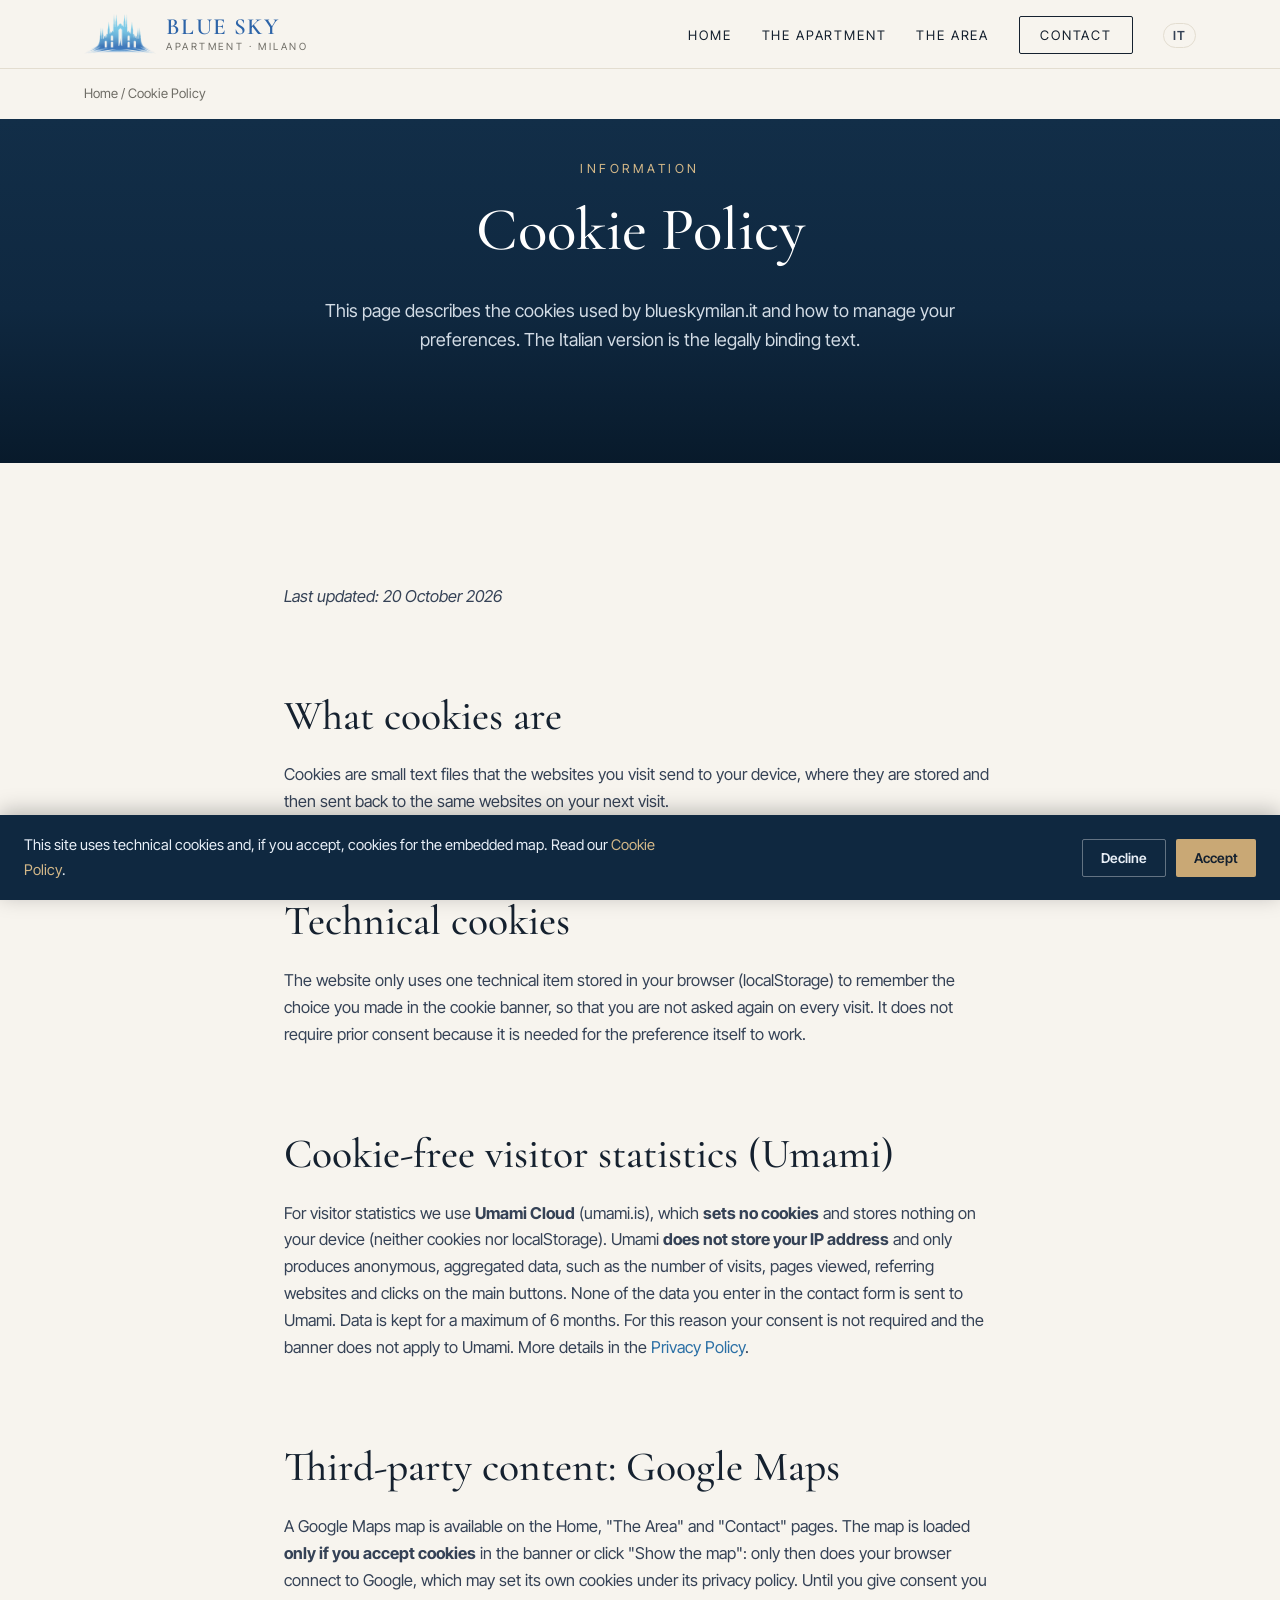
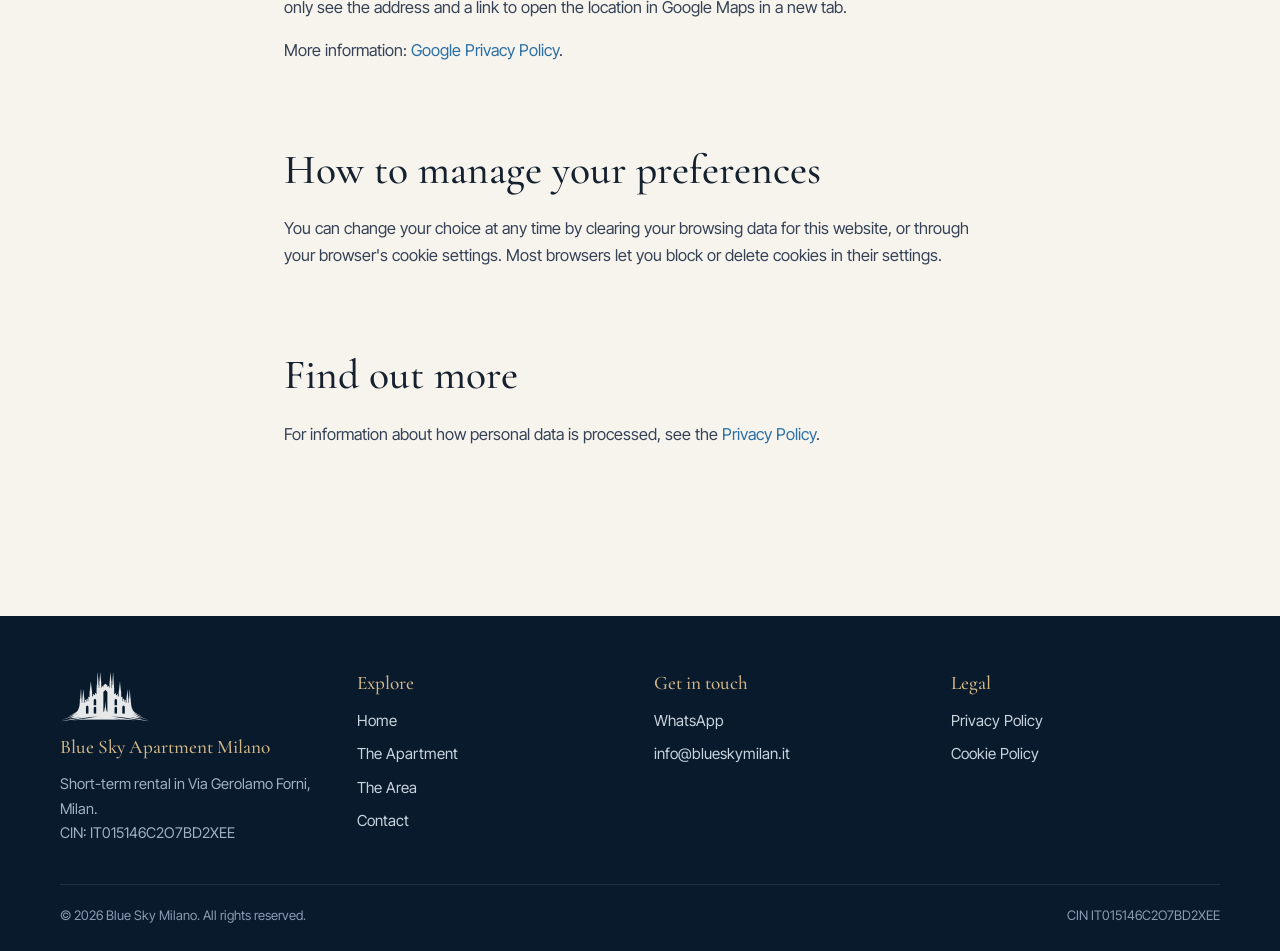
<file: en/cookie-policy.html>
<!DOCTYPE html>
<html lang="en">
<head>
<meta charset="UTF-8">
<meta name="viewport" content="width=device-width, initial-scale=1.0">
<title>Cookie Policy | Blue Sky Milano</title>
<meta name="description" content="Blue Sky Milano cookie policy: which cookies the website uses and how to manage your preferences.">
<link rel="canonical" href="https://www.blueskymilan.it/en/cookie-policy.html">
<link rel="alternate" hreflang="it" href="https://www.blueskymilan.it/cookie.html">
<link rel="alternate" hreflang="en" href="https://www.blueskymilan.it/en/cookie-policy.html">
<link rel="alternate" hreflang="x-default" href="https://www.blueskymilan.it/cookie.html">
<meta property="og:type" content="website">
<meta property="og:title" content="Cookie Policy | Blue Sky Milano">
<meta property="og:description" content="Which cookies blueskymilan.it uses and how to manage your preferences.">
<meta property="og:url" content="https://www.blueskymilan.it/en/cookie-policy.html">
<meta property="og:locale" content="en_GB">
<meta property="og:locale:alternate" content="it_IT">
<meta property="og:image" content="https://www.blueskymilan.it/assets/images/og-bluesky.jpg">
<link rel="preconnect" href="https://fonts.googleapis.com">
<link rel="preconnect" href="https://fonts.gstatic.com" crossorigin>
<link href="https://fonts.googleapis.com/css2?family=Cormorant+Garamond:ital,wght@0,400;0,500;0,600;1,400;1,500&family=Inter+Tight:wght@300;400;500;600&display=swap" rel="stylesheet">
<link rel="icon" type="image/png" sizes="32x32" href="../favicon-32.png">
<link rel="apple-touch-icon" href="../apple-touch-icon.png">
<link rel="stylesheet" href="../assets/styles.css?v=20261029">
<script defer src="https://cloud.umami.is/script.js" data-website-id="ab918f23-8fa9-4bd5-a9e5-17a2a127aed8" data-domains="www.blueskymilan.it,blueskymilan.it"></script>
</head>
<body>

<header class="site-header">
  <div class="nav-wrap">
    <a href="index.html" class="brand" aria-label="Blue Sky Apartment Milan, home"><img src="../assets/images/logo-mark.png" alt="" width="72" height="40"><span class="brand-text"><span class="brand-name">Blue Sky</span><small>Apartment · Milano</small></span></a>
    <button class="nav-toggle" aria-label="Open menu">☰</button>
    <ul class="nav-links">
      <li><a href="index.html">Home</a></li>
      <li><a href="the-apartment.html">The Apartment</a></li>
      <li><a href="the-area.html">The Area</a></li>
      <li><a href="contact.html" class="nav-cta">Contact</a></li>
      <li><a href="../cookie.html" class="nav-lang" hreflang="it" lang="it" title="Versione italiana">IT</a></li>
    </ul>
  </div>
</header>

<nav class="breadcrumb"><a href="index.html">Home</a> / Cookie Policy</nav>

<section class="hero" style="padding-top:40px;">
  <div class="container">
    <div class="eyebrow">Information</div>
    <h1>Cookie Policy</h1>
    <p class="lead">This page describes the cookies used by blueskymilan.it and how to manage your preferences. The Italian version is the legally binding text.</p>
  </div>
</section>

<section>
  <div class="container legal-content">

    <p><em>Last updated: 20 October 2026</em></p>

    <h2>What cookies are</h2>
    <p>Cookies are small text files that the websites you visit send to your device, where they are stored and then sent back to the same websites on your next visit.</p>

    <h2>Technical cookies</h2>
    <p>The website only uses one technical item stored in your browser (localStorage) to remember the choice you made in the cookie banner, so that you are not asked again on every visit. It does not require prior consent because it is needed for the preference itself to work.</p>

    <h2>Cookie-free visitor statistics (Umami)</h2>
    <p>For visitor statistics we use <strong>Umami Cloud</strong> (umami.is), which <strong>sets no cookies</strong> and stores nothing on your device (neither cookies nor localStorage). Umami <strong>does not store your IP address</strong> and only produces anonymous, aggregated data, such as the number of visits, pages viewed, referring websites and clicks on the main buttons. None of the data you enter in the contact form is sent to Umami. Data is kept for a maximum of 6 months. For this reason your consent is not required and the banner does not apply to Umami. More details in the <a href="privacy.html">Privacy Policy</a>.</p>

    <h2>Third-party content: Google Maps</h2>
    <p>A Google Maps map is available on the Home, "The Area" and "Contact" pages. The map is loaded <strong>only if you accept cookies</strong> in the banner or click "Show the map": only then does your browser connect to Google, which may set its own cookies under its privacy policy. Until you give consent you only see the address and a link to open the location in Google Maps in a new tab.</p>
    <p>More information: <a href="https://policies.google.com/privacy" target="_blank" rel="noopener">Google Privacy Policy</a>.</p>

    <h2>How to manage your preferences</h2>
    <p>You can change your choice at any time by clearing your browsing data for this website, or through your browser's cookie settings. Most browsers let you block or delete cookies in their settings.</p>

    <h2>Find out more</h2>
    <p>For information about how personal data is processed, see the <a href="privacy.html">Privacy Policy</a>.</p>

  </div>
</section>

<footer class="site-footer">
  <div class="footer-grid">
    <div>
      <img class="footer-mark" src="../assets/images/logo-mark-white.png" alt="" width="90" height="50">
      <h4>Blue Sky Apartment Milano</h4>
      <p style="color:#a39c8c; font-size:0.92rem;">Short-term rental in Via Gerolamo Forni, Milan.<br>CIN: IT015146C2O7BD2XEE</p>
    </div>
    <div>
      <h4>Explore</h4>
      <a href="index.html">Home</a>
      <a href="the-apartment.html">The Apartment</a>
      <a href="the-area.html">The Area</a>
      <a href="contact.html">Contact</a>
    </div>
    <div>
      <h4>Get in touch</h4>
      <a href="https://wa.me/393207637442" target="_blank" rel="noopener">WhatsApp</a>
      <a href="mailto:info@blueskymilan.it">info@blueskymilan.it</a>
    </div>
    <div>
      <h4>Legal</h4>
      <a href="privacy.html">Privacy Policy</a>
      <a href="cookie-policy.html">Cookie Policy</a>
    </div>
  </div>
  <div class="footer-bottom">
    <span>© 2026 Blue Sky Milano. All rights reserved.</span>
    <span>CIN IT015146C2O7BD2XEE</span>
  </div>
</footer>

<div class="cookie-banner" id="cookie-banner">
  <p>This site uses technical cookies and, if you accept, cookies for the embedded map. Read our <a href="cookie-policy.html">Cookie Policy</a>.</p>
  <div class="cookie-actions">
    <button class="cookie-reject" id="cookie-reject">Decline</button>
    <button class="cookie-accept" id="cookie-accept">Accept</button>
  </div>
</div>

<script src="../assets/site.js?v=20261029"></script>
</body>
</html>
</file>
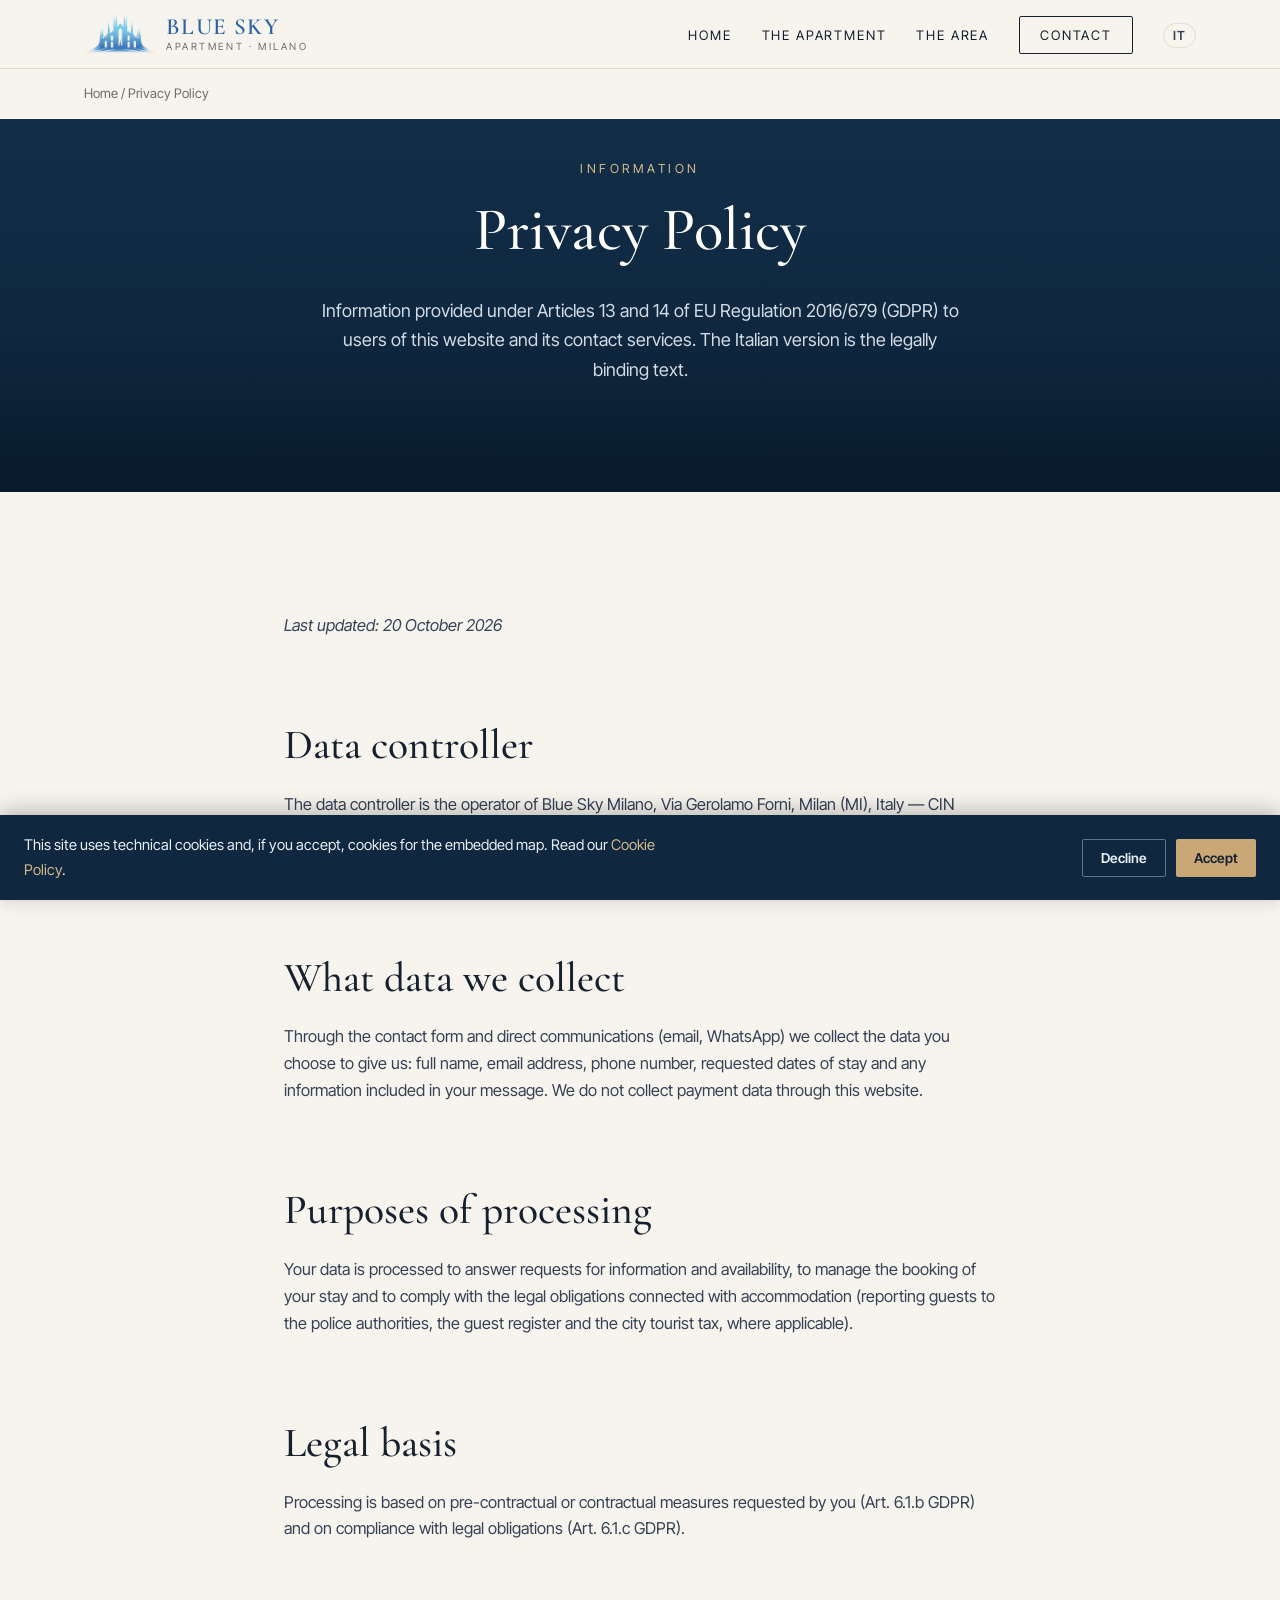
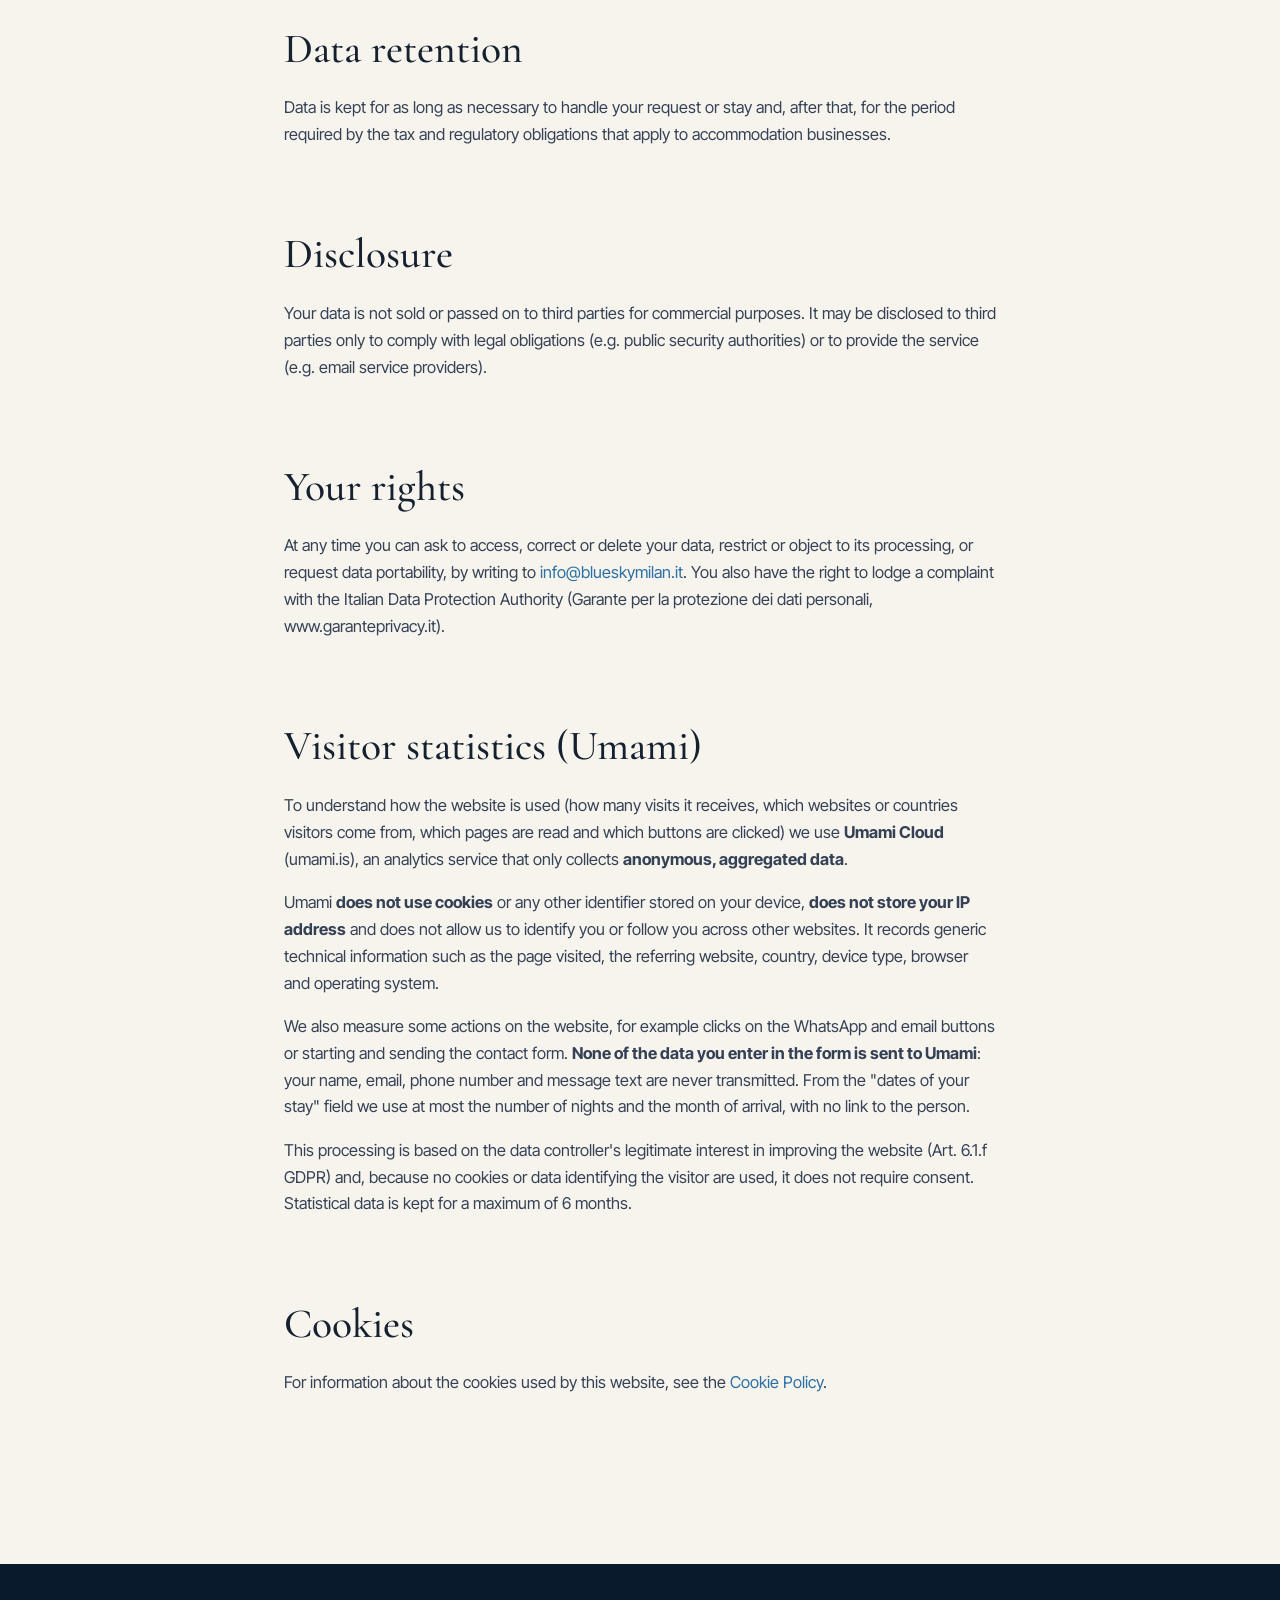
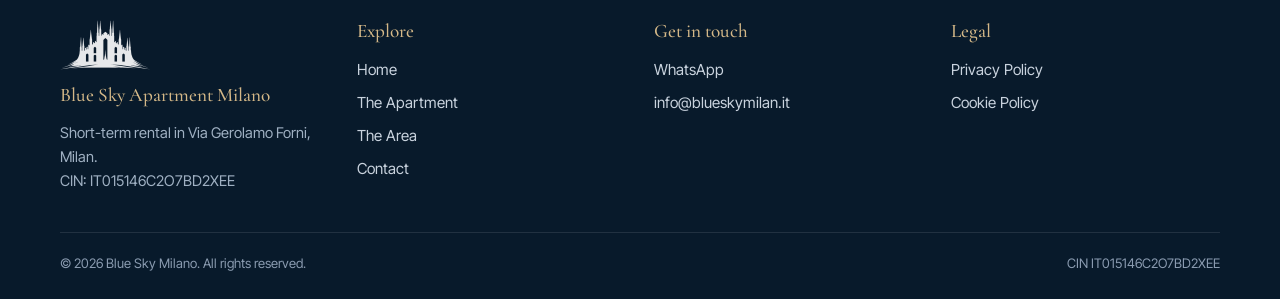
<file: en/privacy.html>
<!DOCTYPE html>
<html lang="en">
<head>
<meta charset="UTF-8">
<meta name="viewport" content="width=device-width, initial-scale=1.0">
<title>Privacy Policy | Blue Sky Milano</title>
<meta name="description" content="Blue Sky Milano privacy policy: how we process the personal data of people who contact us or book a stay.">
<link rel="canonical" href="https://www.blueskymilan.it/en/privacy.html">
<link rel="alternate" hreflang="it" href="https://www.blueskymilan.it/privacy.html">
<link rel="alternate" hreflang="en" href="https://www.blueskymilan.it/en/privacy.html">
<link rel="alternate" hreflang="x-default" href="https://www.blueskymilan.it/privacy.html">
<meta property="og:type" content="website">
<meta property="og:title" content="Privacy Policy | Blue Sky Milano">
<meta property="og:description" content="How Blue Sky Milano processes personal data.">
<meta property="og:url" content="https://www.blueskymilan.it/en/privacy.html">
<meta property="og:locale" content="en_GB">
<meta property="og:locale:alternate" content="it_IT">
<meta property="og:image" content="https://www.blueskymilan.it/assets/images/og-bluesky.jpg">
<link rel="preconnect" href="https://fonts.googleapis.com">
<link rel="preconnect" href="https://fonts.gstatic.com" crossorigin>
<link href="https://fonts.googleapis.com/css2?family=Cormorant+Garamond:ital,wght@0,400;0,500;0,600;1,400;1,500&family=Inter+Tight:wght@300;400;500;600&display=swap" rel="stylesheet">
<link rel="icon" type="image/png" sizes="32x32" href="../favicon-32.png">
<link rel="apple-touch-icon" href="../apple-touch-icon.png">
<link rel="stylesheet" href="../assets/styles.css?v=20261029">
<script defer src="https://cloud.umami.is/script.js" data-website-id="ab918f23-8fa9-4bd5-a9e5-17a2a127aed8" data-domains="www.blueskymilan.it,blueskymilan.it"></script>
</head>
<body>

<header class="site-header">
  <div class="nav-wrap">
    <a href="index.html" class="brand" aria-label="Blue Sky Apartment Milan, home"><img src="../assets/images/logo-mark.png" alt="" width="72" height="40"><span class="brand-text"><span class="brand-name">Blue Sky</span><small>Apartment · Milano</small></span></a>
    <button class="nav-toggle" aria-label="Open menu">☰</button>
    <ul class="nav-links">
      <li><a href="index.html">Home</a></li>
      <li><a href="the-apartment.html">The Apartment</a></li>
      <li><a href="the-area.html">The Area</a></li>
      <li><a href="contact.html" class="nav-cta">Contact</a></li>
      <li><a href="../privacy.html" class="nav-lang" hreflang="it" lang="it" title="Versione italiana">IT</a></li>
    </ul>
  </div>
</header>

<nav class="breadcrumb"><a href="index.html">Home</a> / Privacy Policy</nav>

<section class="hero" style="padding-top:40px;">
  <div class="container">
    <div class="eyebrow">Information</div>
    <h1>Privacy Policy</h1>
    <p class="lead">Information provided under Articles 13 and 14 of EU Regulation 2016/679 (GDPR) to users of this website and its contact services. The Italian version is the legally binding text.</p>
  </div>
</section>

<section>
  <div class="container legal-content">

    <p><em>Last updated: 20 October 2026</em></p>

    <h2>Data controller</h2>
    <p>The data controller is the operator of Blue Sky Milano, Via Gerolamo Forni, Milan (MI), Italy — CIN IT015146C2O7BD2XEE.<br>
    Email: <a href="mailto:info@blueskymilan.it">info@blueskymilan.it</a> — WhatsApp: <a href="https://wa.me/393207637442" target="_blank" rel="noopener">message us on WhatsApp</a>.</p>

    <h2>What data we collect</h2>
    <p>Through the contact form and direct communications (email, WhatsApp) we collect the data you choose to give us: full name, email address, phone number, requested dates of stay and any information included in your message. We do not collect payment data through this website.</p>

    <h2>Purposes of processing</h2>
    <p>Your data is processed to answer requests for information and availability, to manage the booking of your stay and to comply with the legal obligations connected with accommodation (reporting guests to the police authorities, the guest register and the city tourist tax, where applicable).</p>

    <h2>Legal basis</h2>
    <p>Processing is based on pre-contractual or contractual measures requested by you (Art. 6.1.b GDPR) and on compliance with legal obligations (Art. 6.1.c GDPR).</p>

    <h2>Data retention</h2>
    <p>Data is kept for as long as necessary to handle your request or stay and, after that, for the period required by the tax and regulatory obligations that apply to accommodation businesses.</p>

    <h2>Disclosure</h2>
    <p>Your data is not sold or passed on to third parties for commercial purposes. It may be disclosed to third parties only to comply with legal obligations (e.g. public security authorities) or to provide the service (e.g. email service providers).</p>

    <h2>Your rights</h2>
    <p>At any time you can ask to access, correct or delete your data, restrict or object to its processing, or request data portability, by writing to <a href="mailto:info@blueskymilan.it">info@blueskymilan.it</a>. You also have the right to lodge a complaint with the Italian Data Protection Authority (Garante per la protezione dei dati personali, www.garanteprivacy.it).</p>

    <h2>Visitor statistics (Umami)</h2>
    <p>To understand how the website is used (how many visits it receives, which websites or countries visitors come from, which pages are read and which buttons are clicked) we use <strong>Umami Cloud</strong> (umami.is), an analytics service that only collects <strong>anonymous, aggregated data</strong>.</p>
    <p>Umami <strong>does not use cookies</strong> or any other identifier stored on your device, <strong>does not store your IP address</strong> and does not allow us to identify you or follow you across other websites. It records generic technical information such as the page visited, the referring website, country, device type, browser and operating system.</p>
    <p>We also measure some actions on the website, for example clicks on the WhatsApp and email buttons or starting and sending the contact form. <strong>None of the data you enter in the form is sent to Umami</strong>: your name, email, phone number and message text are never transmitted. From the "dates of your stay" field we use at most the number of nights and the month of arrival, with no link to the person.</p>
    <p>This processing is based on the data controller's legitimate interest in improving the website (Art. 6.1.f GDPR) and, because no cookies or data identifying the visitor are used, it does not require consent. Statistical data is kept for a maximum of 6 months.</p>

    <h2>Cookies</h2>
    <p>For information about the cookies used by this website, see the <a href="cookie-policy.html">Cookie Policy</a>.</p>

  </div>
</section>

<footer class="site-footer">
  <div class="footer-grid">
    <div>
      <img class="footer-mark" src="../assets/images/logo-mark-white.png" alt="" width="90" height="50">
      <h4>Blue Sky Apartment Milano</h4>
      <p style="color:#a39c8c; font-size:0.92rem;">Short-term rental in Via Gerolamo Forni, Milan.<br>CIN: IT015146C2O7BD2XEE</p>
    </div>
    <div>
      <h4>Explore</h4>
      <a href="index.html">Home</a>
      <a href="the-apartment.html">The Apartment</a>
      <a href="the-area.html">The Area</a>
      <a href="contact.html">Contact</a>
    </div>
    <div>
      <h4>Get in touch</h4>
      <a href="https://wa.me/393207637442" target="_blank" rel="noopener">WhatsApp</a>
      <a href="mailto:info@blueskymilan.it">info@blueskymilan.it</a>
    </div>
    <div>
      <h4>Legal</h4>
      <a href="privacy.html">Privacy Policy</a>
      <a href="cookie-policy.html">Cookie Policy</a>
    </div>
  </div>
  <div class="footer-bottom">
    <span>© 2026 Blue Sky Milano. All rights reserved.</span>
    <span>CIN IT015146C2O7BD2XEE</span>
  </div>
</footer>

<div class="cookie-banner" id="cookie-banner">
  <p>This site uses technical cookies and, if you accept, cookies for the embedded map. Read our <a href="cookie-policy.html">Cookie Policy</a>.</p>
  <div class="cookie-actions">
    <button class="cookie-reject" id="cookie-reject">Decline</button>
    <button class="cookie-accept" id="cookie-accept">Accept</button>
  </div>
</div>

<script src="../assets/site.js?v=20261029"></script>
</body>
</html>
</file>
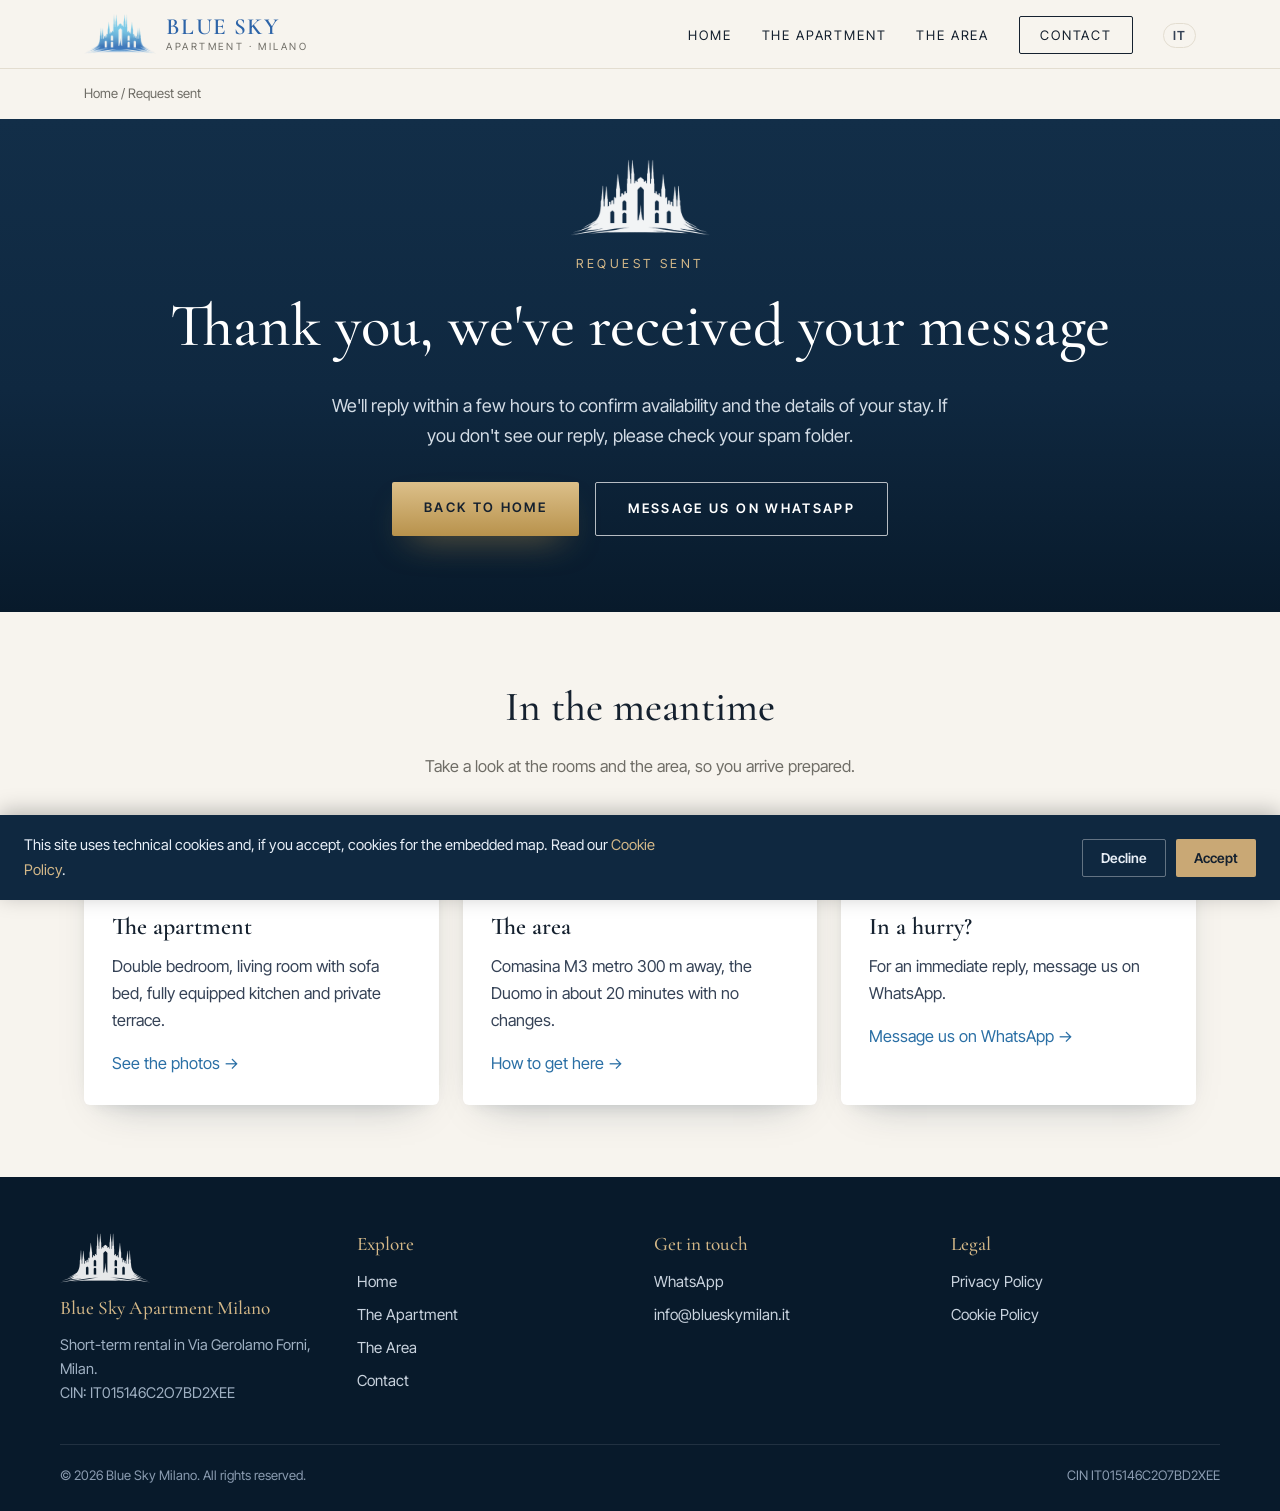
<file: en/thank-you.html>
<!DOCTYPE html>
<html lang="en">
<head>
<meta charset="UTF-8">
<meta name="viewport" content="width=device-width, initial-scale=1.0">
<title>Request sent | Blue Sky Milano</title>
<meta name="description" content="Thank you for contacting us: your request to Blue Sky Milano has been sent.">
<meta name="robots" content="noindex, follow">
<link rel="canonical" href="https://www.blueskymilan.it/en/thank-you.html">
<meta property="og:type" content="website">
<meta property="og:title" content="Request sent | Blue Sky Milano">
<meta property="og:description" content="Check availability and book your short-term stay in Milan.">
<meta property="og:url" content="https://www.blueskymilan.it/en/thank-you.html">
<meta property="og:locale" content="en_GB">
<meta property="og:locale:alternate" content="it_IT">
<meta property="og:image" content="https://www.blueskymilan.it/assets/images/og-bluesky.jpg">
<link rel="preconnect" href="https://fonts.googleapis.com">
<link rel="preconnect" href="https://fonts.gstatic.com" crossorigin>
<link href="https://fonts.googleapis.com/css2?family=Cormorant+Garamond:ital,wght@0,400;0,500;0,600;1,400;1,500&family=Inter+Tight:wght@300;400;500;600&display=swap" rel="stylesheet">
<link rel="icon" type="image/png" sizes="32x32" href="../favicon-32.png">
<link rel="apple-touch-icon" href="../apple-touch-icon.png">
<link rel="stylesheet" href="../assets/styles.css?v=20261029">
<script defer src="https://cloud.umami.is/script.js" data-website-id="ab918f23-8fa9-4bd5-a9e5-17a2a127aed8" data-domains="www.blueskymilan.it,blueskymilan.it"></script>
</head>
<body>

<header class="site-header">
  <div class="nav-wrap">
    <a href="index.html" class="brand" aria-label="Blue Sky Apartment Milan, home"><img src="../assets/images/logo-mark.png" alt="" width="72" height="40"><span class="brand-text"><span class="brand-name">Blue Sky</span><small>Apartment · Milano</small></span></a>
    <button class="nav-toggle" aria-label="Open menu">☰</button>
    <ul class="nav-links">
      <li><a href="index.html">Home</a></li>
      <li><a href="the-apartment.html">The Apartment</a></li>
      <li><a href="the-area.html">The Area</a></li>
      <li><a href="contact.html" class="nav-cta">Contact</a></li>
      <li><a href="../grazie.html" class="nav-lang" hreflang="it" lang="it" title="Versione italiana">IT</a></li>
    </ul>
  </div>
</header>

<nav class="breadcrumb"><a href="index.html">Home</a> / Request sent</nav>

<section class="hero" style="padding-top:40px;">
  <div class="container">
    <img class="hero-mark" src="../assets/images/logo-mark-white.png" alt="" width="140" height="78">
    <div class="eyebrow">Request sent</div>
    <h1>Thank you, we've received your message</h1>
    <p class="lead">We'll reply within a few hours to confirm availability and the details of your stay. If you don't see our reply, please check your spam folder.</p>
    <div class="hero-actions">
      <a href="index.html" class="btn btn-primary">Back to home</a>
      <a href="https://wa.me/393207637442" target="_blank" rel="noopener" class="btn btn-secondary">Message us on WhatsApp</a>
    </div>
  </div>
</section>

<section>
  <div class="container">
    <div class="section-head">
      <h2>In the meantime</h2>
      <p>Take a look at the rooms and the area, so you arrive prepared.</p>
    </div>
    <div class="grid grid-3">
      <div class="card">
        <span class="icon">🛏️</span>
        <h3>The apartment</h3>
        <p>Double bedroom, living room with sofa bed, fully equipped kitchen and private terrace.</p>
        <a href="the-apartment.html">See the photos →</a>
      </div>
      <div class="card">
        <span class="icon">🚇</span>
        <h3>The area</h3>
        <p>Comasina M3 metro 300 m away, the Duomo in about 20 minutes with no changes.</p>
        <a href="the-area.html">How to get here →</a>
      </div>
      <div class="card">
        <span class="icon">💬</span>
        <h3>In a hurry?</h3>
        <p>For an immediate reply, message us on WhatsApp.</p>
        <a href="https://wa.me/393207637442" target="_blank" rel="noopener">Message us on WhatsApp →</a>
      </div>
    </div>
  </div>
</section>

<footer class="site-footer">
  <div class="footer-grid">
    <div>
      <img class="footer-mark" src="../assets/images/logo-mark-white.png" alt="" width="90" height="50">
      <h4>Blue Sky Apartment Milano</h4>
      <p style="color:#a39c8c; font-size:0.92rem;">Short-term rental in Via Gerolamo Forni, Milan.<br>CIN: IT015146C2O7BD2XEE</p>
    </div>
    <div>
      <h4>Explore</h4>
      <a href="index.html">Home</a>
      <a href="the-apartment.html">The Apartment</a>
      <a href="the-area.html">The Area</a>
      <a href="contact.html">Contact</a>
    </div>
    <div>
      <h4>Get in touch</h4>
      <a href="https://wa.me/393207637442" target="_blank" rel="noopener">WhatsApp</a>
      <a href="mailto:info@blueskymilan.it">info@blueskymilan.it</a>
    </div>
    <div>
      <h4>Legal</h4>
      <a href="privacy.html">Privacy Policy</a>
      <a href="cookie-policy.html">Cookie Policy</a>
    </div>
  </div>
  <div class="footer-bottom">
    <span>© 2026 Blue Sky Milano. All rights reserved.</span>
    <span>CIN IT015146C2O7BD2XEE</span>
  </div>
</footer>

<div class="cookie-banner" id="cookie-banner">
  <p>This site uses technical cookies and, if you accept, cookies for the embedded map. Read our <a href="cookie-policy.html">Cookie Policy</a>.</p>
  <div class="cookie-actions">
    <button class="cookie-reject" id="cookie-reject">Decline</button>
    <button class="cookie-accept" id="cookie-accept">Accept</button>
  </div>
</div>

<script src="../assets/site.js?v=20261029"></script>
</body>
</html>
</file>
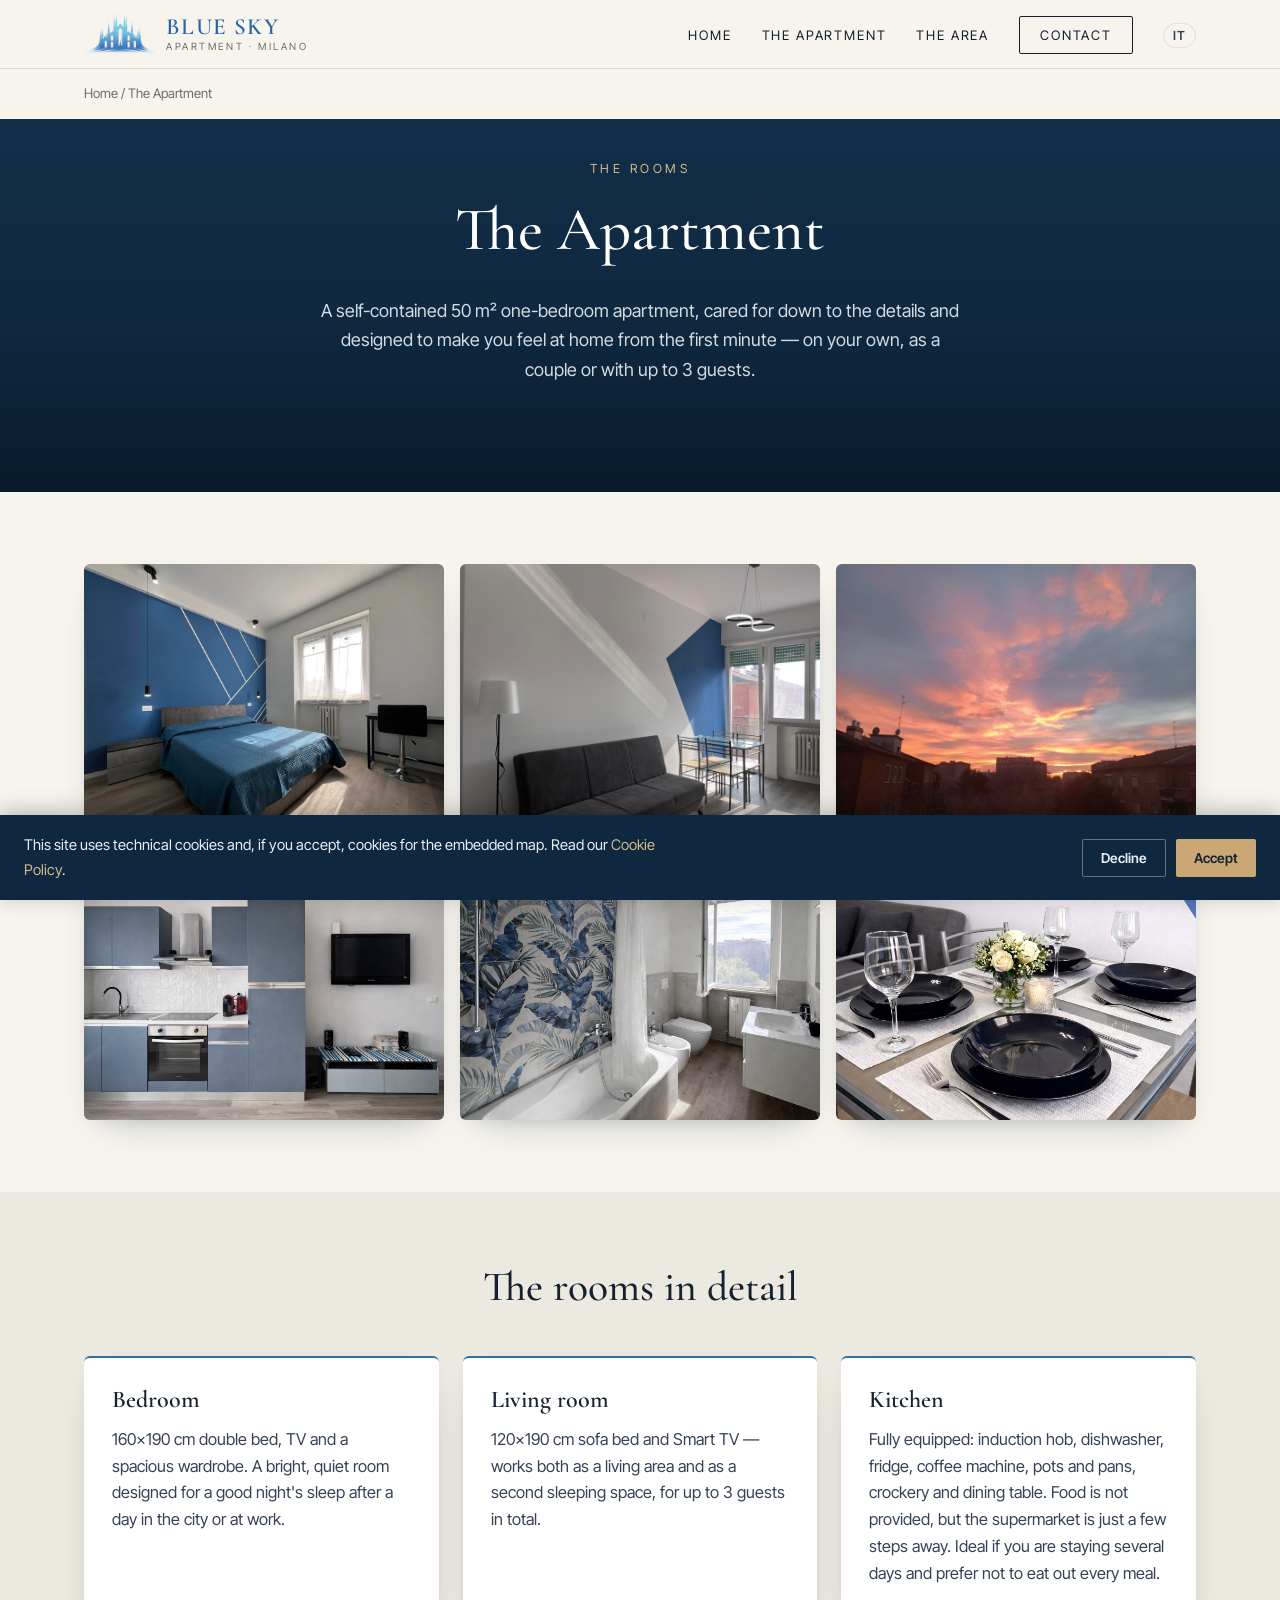
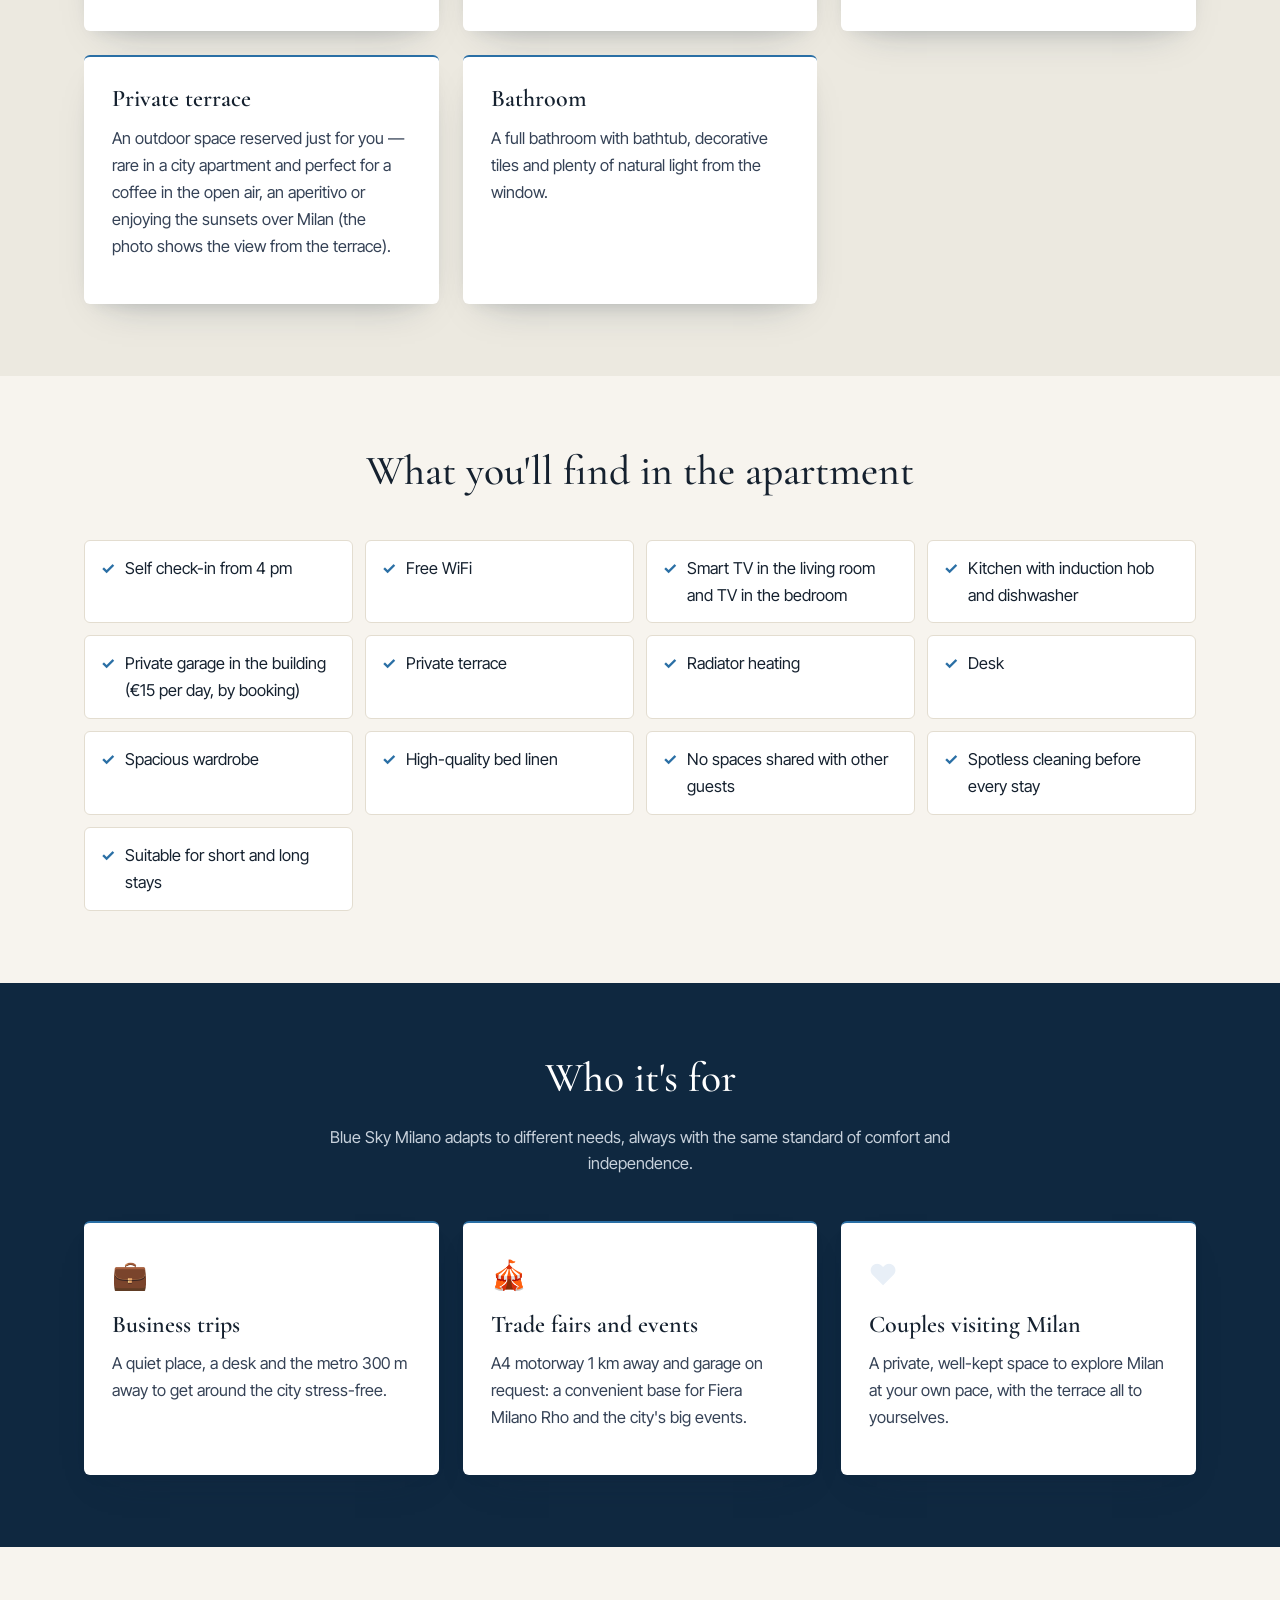
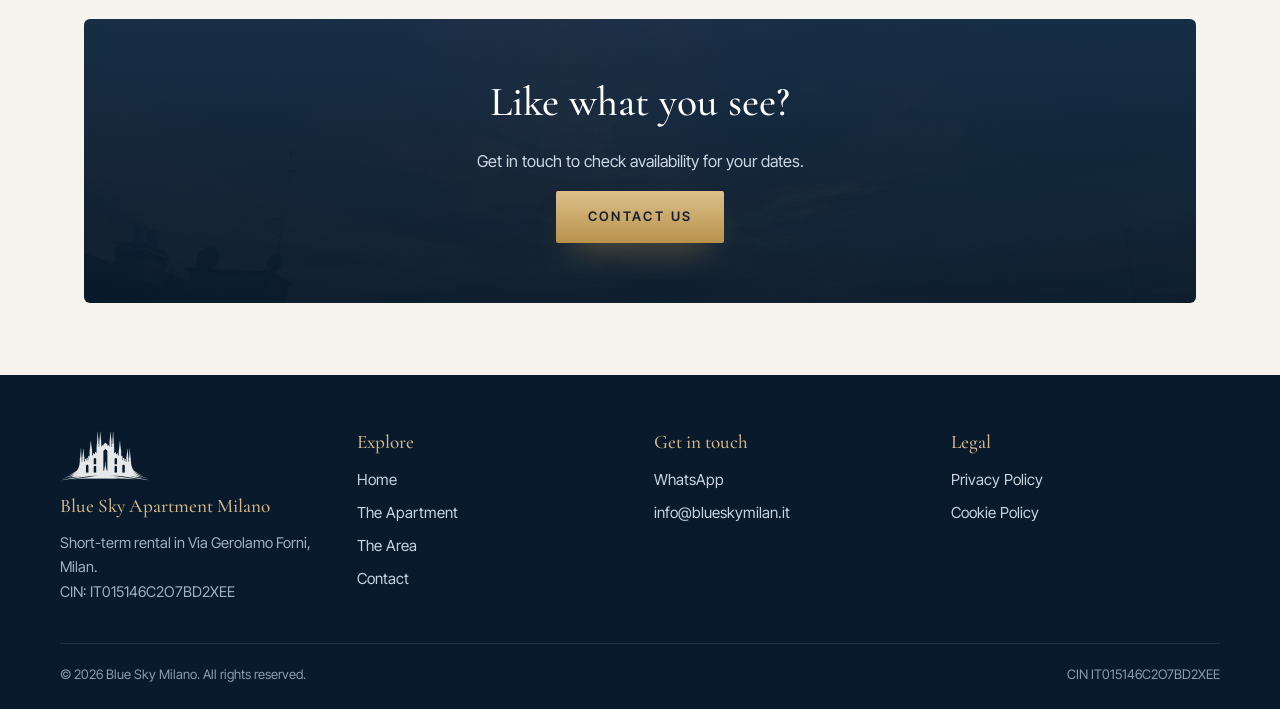
<file: en/the-apartment.html>
<!DOCTYPE html>
<html lang="en">
<head>
<meta charset="UTF-8">
<meta name="viewport" content="width=device-width, initial-scale=1.0">
<title>The Apartment – Bedroom, Living Room and Terrace | Blue Sky Milano</title>
<meta name="description" content="Discover Blue Sky Milano: double bedroom, living room with sofa bed, fully equipped kitchen and private terrace. Private terrace, garage on request and the M3 metro 300 m away.">
<link rel="canonical" href="https://www.blueskymilan.it/en/the-apartment.html">
<link rel="alternate" hreflang="it" href="https://www.blueskymilan.it/l-appartamento.html">
<link rel="alternate" hreflang="en" href="https://www.blueskymilan.it/en/the-apartment.html">
<link rel="alternate" hreflang="x-default" href="https://www.blueskymilan.it/l-appartamento.html">
<meta property="og:type" content="website">
<meta property="og:title" content="The Apartment | Blue Sky Milano">
<meta property="og:description" content="Double bedroom, living room with sofa bed, fully equipped kitchen and private terrace in Milan.">
<meta property="og:url" content="https://www.blueskymilan.it/en/the-apartment.html">
<meta property="og:locale" content="en_GB">
<meta property="og:locale:alternate" content="it_IT">
<meta property="og:image" content="https://www.blueskymilan.it/assets/images/og-bluesky.jpg">
<link rel="preconnect" href="https://fonts.googleapis.com">
<link rel="preconnect" href="https://fonts.gstatic.com" crossorigin>
<link href="https://fonts.googleapis.com/css2?family=Cormorant+Garamond:ital,wght@0,400;0,500;0,600;1,400;1,500&family=Inter+Tight:wght@300;400;500;600&display=swap" rel="stylesheet">
<link rel="icon" type="image/png" sizes="32x32" href="../favicon-32.png">
<link rel="apple-touch-icon" href="../apple-touch-icon.png">
<link rel="stylesheet" href="../assets/styles.css?v=20261029">
<script defer src="https://cloud.umami.is/script.js" data-website-id="ab918f23-8fa9-4bd5-a9e5-17a2a127aed8" data-domains="www.blueskymilan.it,blueskymilan.it"></script>
</head>
<body>

<header class="site-header">
  <div class="nav-wrap">
    <a href="index.html" class="brand" aria-label="Blue Sky Apartment Milan, home"><img src="../assets/images/logo-mark.png" alt="" width="72" height="40"><span class="brand-text"><span class="brand-name">Blue Sky</span><small>Apartment · Milano</small></span></a>
    <button class="nav-toggle" aria-label="Open menu">☰</button>
    <ul class="nav-links">
      <li><a href="index.html">Home</a></li>
      <li><a href="the-apartment.html">The Apartment</a></li>
      <li><a href="the-area.html">The Area</a></li>
      <li><a href="contact.html" class="nav-cta">Contact</a></li>
      <li><a href="../l-appartamento.html" class="nav-lang" hreflang="it" lang="it" title="Versione italiana">IT</a></li>
    </ul>
  </div>
</header>

<nav class="breadcrumb"><a href="index.html">Home</a> / The Apartment</nav>

<section class="hero" style="padding-top:40px;">
  <div class="container">
    <div class="eyebrow">The rooms</div>
    <h1>The Apartment</h1>
    <p class="lead">A self-contained 50 m² one-bedroom apartment, cared for down to the details and designed to make you feel at home from the first minute — on your own, as a couple or with up to 3 guests.</p>
  </div>
</section>

<section>
  <div class="container">
    <div class="photo-grid">
      <div class="photo-tile"><img src="../assets/images/camera-01.jpg" alt="Double bedroom, Blue Sky Milano" loading="lazy"></div>
      <div class="photo-tile"><img src="../assets/images/salotto-02.jpg" alt="Living room with sofa and dining area, Blue Sky Milano" loading="lazy"></div>
      <div class="photo-tile"><img src="../assets/images/terrazzo-panorama-01.jpg" alt="Sunset over Milan from the private terrace of Blue Sky Milano" loading="lazy"></div>
      <div class="photo-tile"><img src="../assets/images/cucina-02.jpg" alt="Fully equipped kitchen, Blue Sky Milano" loading="lazy"></div>
      <div class="photo-tile"><img src="../assets/images/bagno-01.jpg" alt="Bathroom with bathtub, Blue Sky Milano" loading="lazy"></div>
      <div class="photo-tile"><img src="../assets/images/tavolo-pranzo-01.jpg" alt="Dining table set for a meal, Blue Sky Milano" loading="lazy"></div>
    </div>
  </div>
</section>

<section class="alt">
  <div class="container">
    <div class="section-head">
      <h2>The rooms in detail</h2>
    </div>
    <div class="grid grid-2">
      <div class="card">
        <h3>Bedroom</h3>
        <p>160x190 cm double bed, TV and a spacious wardrobe. A bright, quiet room designed for a good night's sleep after a day in the city or at work.</p>
      </div>
      <div class="card">
        <h3>Living room</h3>
        <p>120x190 cm sofa bed and Smart TV — works both as a living area and as a second sleeping space, for up to 3 guests in total.</p>
      </div>
      <div class="card">
        <h3>Kitchen</h3>
        <p>Fully equipped: induction hob, dishwasher, fridge, coffee machine, pots and pans, crockery and dining table. Food is not provided, but the supermarket is just a few steps away. Ideal if you are staying several days and prefer not to eat out every meal.</p>
      </div>
      <div class="card">
        <h3>Private terrace</h3>
        <p>An outdoor space reserved just for you — rare in a city apartment and perfect for a coffee in the open air, an aperitivo or enjoying the sunsets over Milan (the photo shows the view from the terrace).</p>
      </div>
      <div class="card">
        <h3>Bathroom</h3>
        <p>A full bathroom with bathtub, decorative tiles and plenty of natural light from the window.</p>
      </div>
    </div>
  </div>
</section>

<section>
  <div class="container">
    <div class="section-head">
      <h2>What you'll find in the apartment</h2>
    </div>
    <ul class="feature-list">
      <li><span class="check">✓</span> Self check-in from 4 pm</li>
      <li><span class="check">✓</span> Free WiFi</li>
      <li><span class="check">✓</span> Smart TV in the living room and TV in the bedroom</li>
      <li><span class="check">✓</span> Kitchen with induction hob and dishwasher</li>
      <li><span class="check">✓</span> Private garage in the building (€15 per day, by booking)</li>
      <li><span class="check">✓</span> Private terrace</li>
      <li><span class="check">✓</span> Radiator heating</li>
      <li><span class="check">✓</span> Desk</li>
      <li><span class="check">✓</span> Spacious wardrobe</li>
      <li><span class="check">✓</span> High-quality bed linen</li>
      <li><span class="check">✓</span> No spaces shared with other guests</li>
      <li><span class="check">✓</span> Spotless cleaning before every stay</li>
      <li><span class="check">✓</span> Suitable for short and long stays</li>
    </ul>
  </div>
</section>

<section class="dark">
  <div class="container">
    <div class="section-head">
      <h2>Who it's for</h2>
      <p>Blue Sky Milano adapts to different needs, always with the same standard of comfort and independence.</p>
    </div>
    <div class="grid grid-3">
      <div class="card">
        <span class="icon">💼</span>
        <h3>Business trips</h3>
        <p>A quiet place, a desk and the metro 300 m away to get around the city stress-free.</p>
      </div>
      <div class="card">
        <span class="icon">🎪</span>
        <h3>Trade fairs and events</h3>
        <p>A4 motorway 1 km away and garage on request: a convenient base for Fiera Milano Rho and the city's big events.</p>
      </div>
      <div class="card">
        <span class="icon">❤️</span>
        <h3>Couples visiting Milan</h3>
        <p>A private, well-kept space to explore Milan at your own pace, with the terrace all to yourselves.</p>
      </div>
    </div>
  </div>
</section>

<section>
  <div class="container">
    <div class="cta-band">
      <h2>Like what you see?</h2>
      <p>Get in touch to check availability for your dates.</p>
      <a href="contact.html" class="btn btn-primary">Contact us</a>
    </div>
  </div>
</section>

<footer class="site-footer">
  <div class="footer-grid">
    <div>
      <img class="footer-mark" src="../assets/images/logo-mark-white.png" alt="" width="90" height="50">
      <h4>Blue Sky Apartment Milano</h4>
      <p style="color:#a39c8c; font-size:0.92rem;">Short-term rental in Via Gerolamo Forni, Milan.<br>CIN: IT015146C2O7BD2XEE</p>
    </div>
    <div>
      <h4>Explore</h4>
      <a href="index.html">Home</a>
      <a href="the-apartment.html">The Apartment</a>
      <a href="the-area.html">The Area</a>
      <a href="contact.html">Contact</a>
    </div>
    <div>
      <h4>Get in touch</h4>
      <a href="https://wa.me/393207637442" target="_blank" rel="noopener">WhatsApp</a>
      <a href="mailto:info@blueskymilan.it">info@blueskymilan.it</a>
    </div>
    <div>
      <h4>Legal</h4>
      <a href="privacy.html">Privacy Policy</a>
      <a href="cookie-policy.html">Cookie Policy</a>
    </div>
  </div>
  <div class="footer-bottom">
    <span>© 2026 Blue Sky Milano. All rights reserved.</span>
    <span>CIN IT015146C2O7BD2XEE</span>
  </div>
</footer>

<div class="cookie-banner" id="cookie-banner">
  <p>This site uses technical cookies and, if you accept, cookies for the embedded map. Read our <a href="cookie-policy.html">Cookie Policy</a>.</p>
  <div class="cookie-actions">
    <button class="cookie-reject" id="cookie-reject">Decline</button>
    <button class="cookie-accept" id="cookie-accept">Accept</button>
  </div>
</div>

<script src="../assets/site.js?v=20261029"></script>
</body>
</html>
</file>
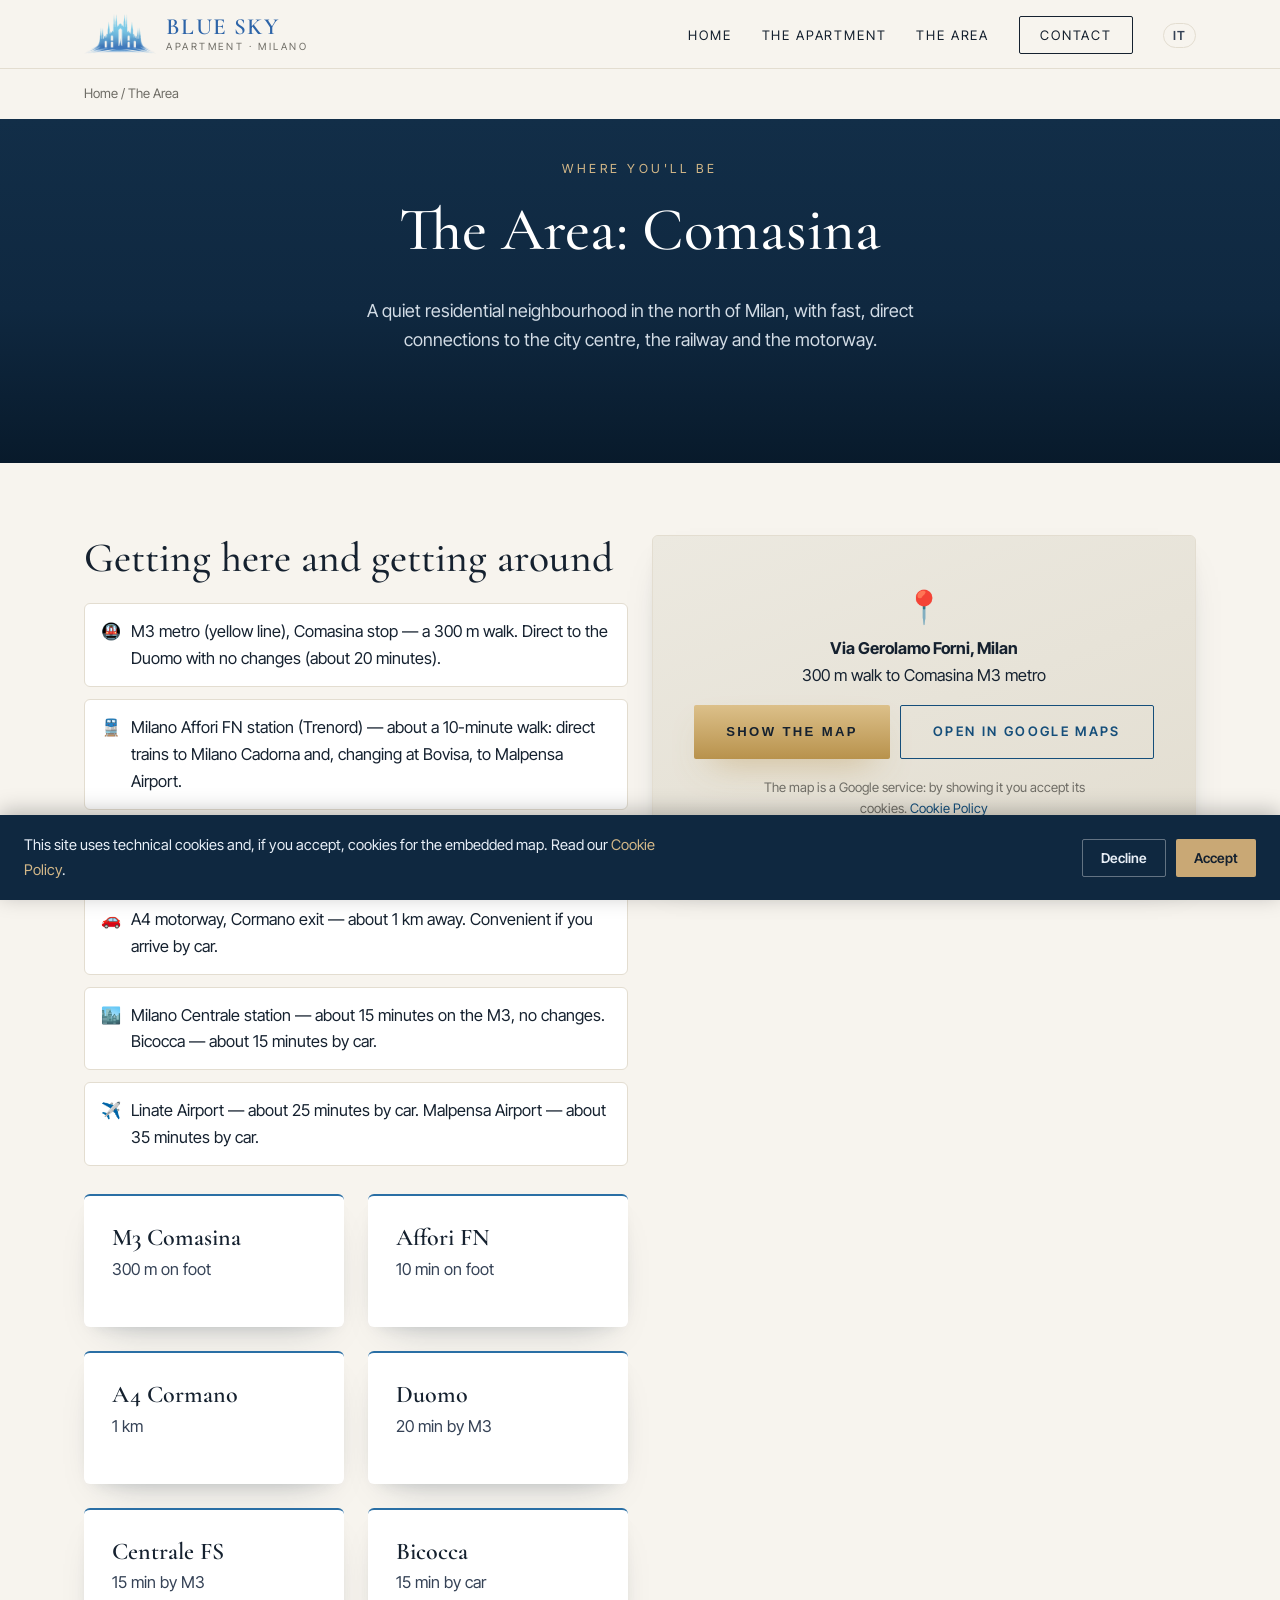
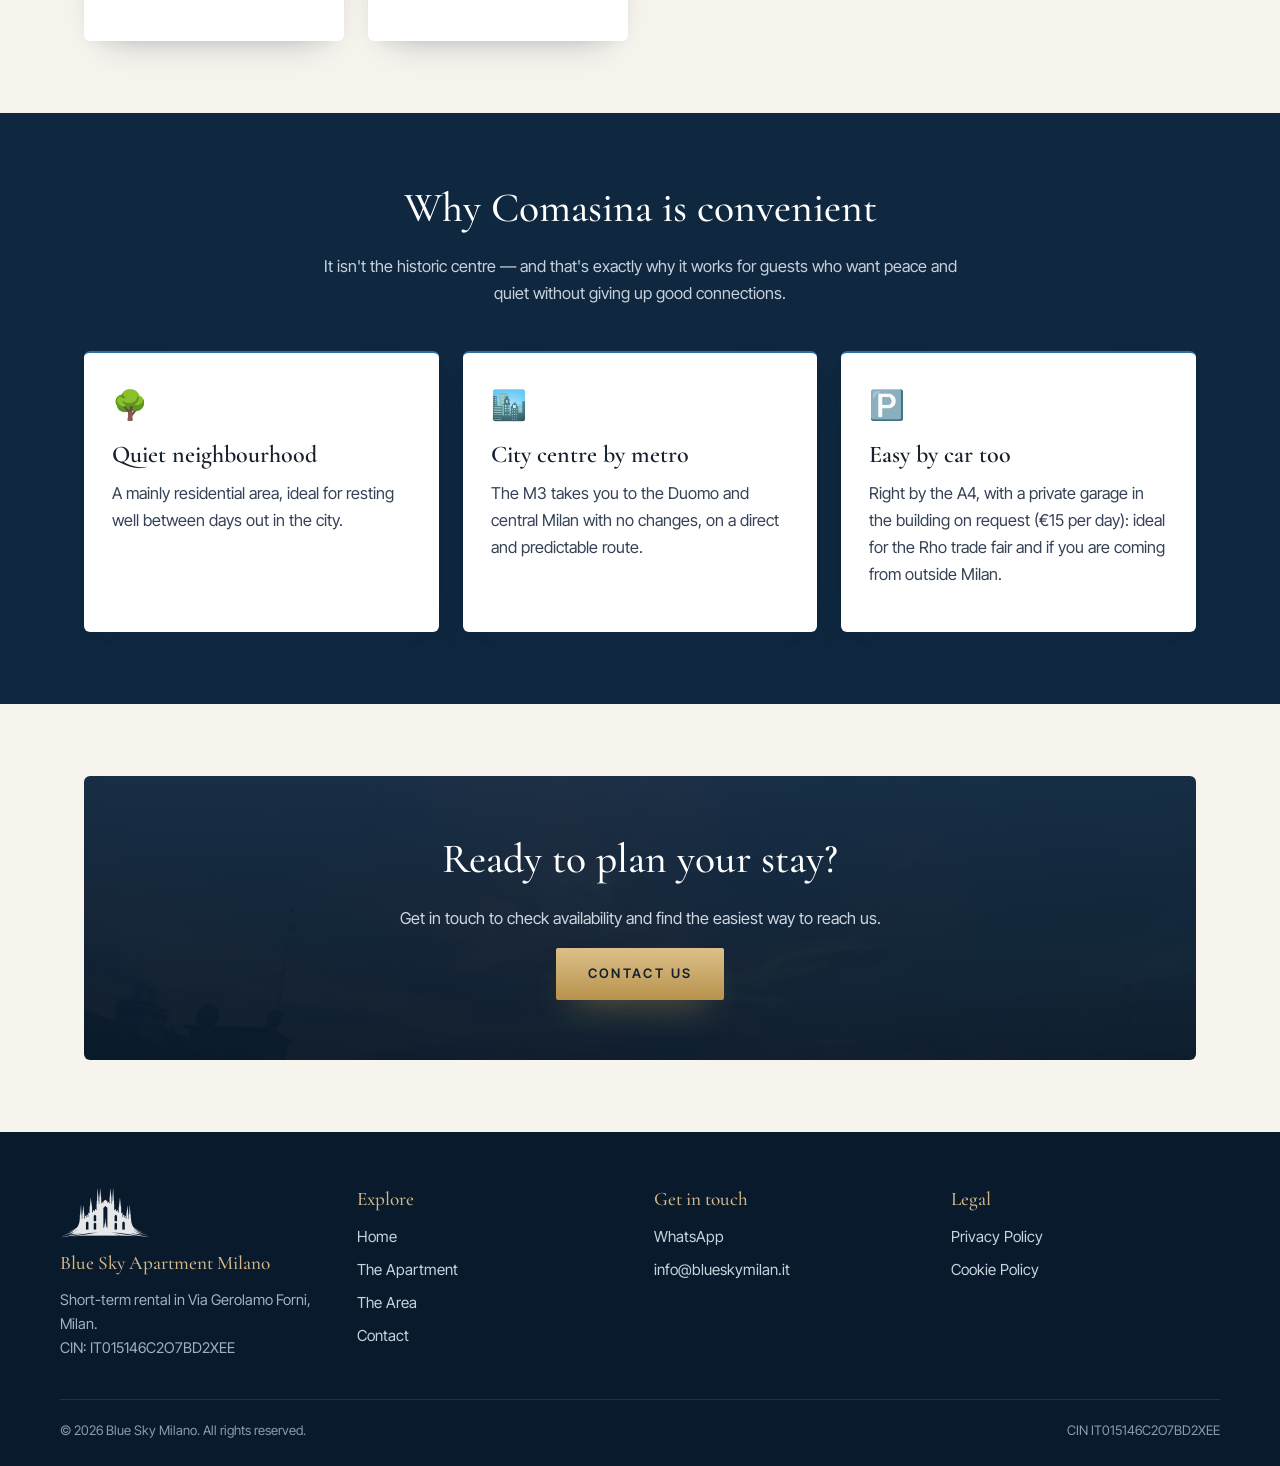
<file: en/the-area.html>
<!DOCTYPE html>
<html lang="en">
<head>
<meta charset="UTF-8">
<meta name="viewport" content="width=device-width, initial-scale=1.0">
<title>The Area – Comasina, Milan | Blue Sky Milano</title>
<meta name="description" content="Comasina is a well-placed district in north Milan: M3 metro a 300 m walk away, a direct ride to the Duomo with no changes, close to Milano Affori station and the A4 motorway at Cormano.">
<link rel="canonical" href="https://www.blueskymilan.it/en/the-area.html">
<link rel="alternate" hreflang="it" href="https://www.blueskymilan.it/zona.html">
<link rel="alternate" hreflang="en" href="https://www.blueskymilan.it/en/the-area.html">
<link rel="alternate" hreflang="x-default" href="https://www.blueskymilan.it/zona.html">
<meta property="og:type" content="website">
<meta property="og:title" content="The Area: Comasina | Blue Sky Milano">
<meta property="og:description" content="M3 metro 300 m away, direct to the Duomo, close to Affori station and the A4 motorway.">
<meta property="og:url" content="https://www.blueskymilan.it/en/the-area.html">
<meta property="og:locale" content="en_GB">
<meta property="og:locale:alternate" content="it_IT">
<meta property="og:image" content="https://www.blueskymilan.it/assets/images/og-bluesky.jpg">
<link rel="preconnect" href="https://fonts.googleapis.com">
<link rel="preconnect" href="https://fonts.gstatic.com" crossorigin>
<link href="https://fonts.googleapis.com/css2?family=Cormorant+Garamond:ital,wght@0,400;0,500;0,600;1,400;1,500&family=Inter+Tight:wght@300;400;500;600&display=swap" rel="stylesheet">
<link rel="icon" type="image/png" sizes="32x32" href="../favicon-32.png">
<link rel="apple-touch-icon" href="../apple-touch-icon.png">
<link rel="stylesheet" href="../assets/styles.css?v=20261029">
<script defer src="https://cloud.umami.is/script.js" data-website-id="ab918f23-8fa9-4bd5-a9e5-17a2a127aed8" data-domains="www.blueskymilan.it,blueskymilan.it"></script>
</head>
<body>

<header class="site-header">
  <div class="nav-wrap">
    <a href="index.html" class="brand" aria-label="Blue Sky Apartment Milan, home"><img src="../assets/images/logo-mark.png" alt="" width="72" height="40"><span class="brand-text"><span class="brand-name">Blue Sky</span><small>Apartment · Milano</small></span></a>
    <button class="nav-toggle" aria-label="Open menu">☰</button>
    <ul class="nav-links">
      <li><a href="index.html">Home</a></li>
      <li><a href="the-apartment.html">The Apartment</a></li>
      <li><a href="the-area.html">The Area</a></li>
      <li><a href="contact.html" class="nav-cta">Contact</a></li>
      <li><a href="../zona.html" class="nav-lang" hreflang="it" lang="it" title="Versione italiana">IT</a></li>
    </ul>
  </div>
</header>

<nav class="breadcrumb"><a href="index.html">Home</a> / The Area</nav>

<section class="hero" style="padding-top:40px;">
  <div class="container">
    <div class="eyebrow">Where you'll be</div>
    <h1>The Area: Comasina</h1>
    <p class="lead">A quiet residential neighbourhood in the north of Milan, with fast, direct connections to the city centre, the railway and the motorway.</p>
  </div>
</section>

<section>
  <div class="container">
    <div class="grid grid-2" style="align-items:start;">
      <div>
        <h2>Getting here and getting around</h2>
        <ul class="feature-list" style="grid-template-columns:1fr;">
          <li><span class="check">🚇</span> M3 metro (yellow line), Comasina stop — a 300 m walk. Direct to the Duomo with no changes (about 20 minutes).</li>
          <li><span class="check">🚆</span> Milano Affori FN station (Trenord) — about a 10-minute walk: direct trains to Milano Cadorna and, changing at Bovisa, to Malpensa Airport.</li>
          <li><span class="check">🏟️</span> Fiera Milano Rho — about 15–20 minutes by car, traffic permitting.</li>
          <li><span class="check">🚗</span> A4 motorway, Cormano exit — about 1 km away. Convenient if you arrive by car.</li>
          <li><span class="check">🏙️</span> Milano Centrale station — about 15 minutes on the M3, no changes. Bicocca — about 15 minutes by car.</li>
          <li><span class="check">✈️</span> Linate Airport — about 25 minutes by car. Malpensa Airport — about 35 minutes by car.</li>
        </ul>

        <div class="grid grid-3" style="margin-top:28px;">
          <div class="card"><h3 style="margin-bottom:4px;">M3 Comasina</h3><p>300 m on foot</p></div>
          <div class="card"><h3 style="margin-bottom:4px;">Affori FN</h3><p>10 min on foot</p></div>
          <div class="card"><h3 style="margin-bottom:4px;">A4 Cormano</h3><p>1 km</p></div>
          <div class="card"><h3 style="margin-bottom:4px;">Duomo</h3><p>20 min by M3</p></div>
          <div class="card"><h3 style="margin-bottom:4px;">Centrale FS</h3><p>15 min by M3</p></div>
          <div class="card"><h3 style="margin-bottom:4px;">Bicocca</h3><p>15 min by car</p></div>
        </div>
      </div>
      <div class="map-embed" data-map-src="https://www.google.com/maps?q=Via+Gerolamo+Forni,+Milano&amp;output=embed" data-map-title="Map of Blue Sky Milano - Via Gerolamo Forni, Milan">
        <div class="map-placeholder">
          <span class="map-pin" aria-hidden="true">📍</span>
          <p class="map-address"><strong>Via Gerolamo Forni, Milan</strong><br>300 m walk to Comasina M3 metro</p>
          <div class="map-actions">
            <button type="button" class="btn btn-primary map-load">Show the map</button>
            <a class="btn btn-secondary" href="https://www.google.com/maps/search/?api=1&amp;query=Via+Gerolamo+Forni%2C+Milano" target="_blank" rel="noopener">Open in Google Maps</a>
          </div>
          <p class="map-note">The map is a Google service: by showing it you accept its cookies. <a href="cookie-policy.html">Cookie Policy</a></p>
        </div>
      </div>
    </div>
  </div>
</section>

<section class="dark">
  <div class="container">
    <div class="section-head">
      <h2>Why Comasina is convenient</h2>
      <p>It isn't the historic centre — and that's exactly why it works for guests who want peace and quiet without giving up good connections.</p>
    </div>
    <div class="grid grid-3">
      <div class="card">
        <span class="icon">🌳</span>
        <h3>Quiet neighbourhood</h3>
        <p>A mainly residential area, ideal for resting well between days out in the city.</p>
      </div>
      <div class="card">
        <span class="icon">🏙️</span>
        <h3>City centre by metro</h3>
        <p>The M3 takes you to the Duomo and central Milan with no changes, on a direct and predictable route.</p>
      </div>
      <div class="card">
        <span class="icon">🅿️</span>
        <h3>Easy by car too</h3>
        <p>Right by the A4, with a private garage in the building on request (€15 per day): ideal for the Rho trade fair and if you are coming from outside Milan.</p>
      </div>
    </div>
  </div>
</section>

<section>
  <div class="container">
    <div class="cta-band">
      <h2>Ready to plan your stay?</h2>
      <p>Get in touch to check availability and find the easiest way to reach us.</p>
      <a href="contact.html" class="btn btn-primary">Contact us</a>
    </div>
  </div>
</section>

<footer class="site-footer">
  <div class="footer-grid">
    <div>
      <img class="footer-mark" src="../assets/images/logo-mark-white.png" alt="" width="90" height="50">
      <h4>Blue Sky Apartment Milano</h4>
      <p style="color:#a39c8c; font-size:0.92rem;">Short-term rental in Via Gerolamo Forni, Milan.<br>CIN: IT015146C2O7BD2XEE</p>
    </div>
    <div>
      <h4>Explore</h4>
      <a href="index.html">Home</a>
      <a href="the-apartment.html">The Apartment</a>
      <a href="the-area.html">The Area</a>
      <a href="contact.html">Contact</a>
    </div>
    <div>
      <h4>Get in touch</h4>
      <a href="https://wa.me/393207637442" target="_blank" rel="noopener">WhatsApp</a>
      <a href="mailto:info@blueskymilan.it">info@blueskymilan.it</a>
    </div>
    <div>
      <h4>Legal</h4>
      <a href="privacy.html">Privacy Policy</a>
      <a href="cookie-policy.html">Cookie Policy</a>
    </div>
  </div>
  <div class="footer-bottom">
    <span>© 2026 Blue Sky Milano. All rights reserved.</span>
    <span>CIN IT015146C2O7BD2XEE</span>
  </div>
</footer>

<div class="cookie-banner" id="cookie-banner">
  <p>This site uses technical cookies and, if you accept, cookies for the embedded map. Read our <a href="cookie-policy.html">Cookie Policy</a>.</p>
  <div class="cookie-actions">
    <button class="cookie-reject" id="cookie-reject">Decline</button>
    <button class="cookie-accept" id="cookie-accept">Accept</button>
  </div>
</div>

<script src="../assets/site.js?v=20261029"></script>
</body>
</html>
</file>
<file: assets/styles.css>
/* ==========================================================================
   Blue Sky Milano — design system
   Identità ripresa dal sito originale: crema + blu notte + azzurro cielo + sabbia
   Font: Cormorant Garamond (titoli), Inter Tight (testo), Allura (logo)
   ========================================================================== */

:root {
  --bg: #f7f4ee;            /* crema */
  --bg-alt: #ece9e0;
  --card: #ffffff;
  --ink: #15212f;           /* testo, blu inchiostro */
  --ink-2: #354256;
  --text-muted: #6f6d66;
  --border: #e3ddd0;
  --accent: #2a6fa5;        /* azzurro cielo */
  --accent-dark: #154e7a;
  --gold: #c9a875;          /* sabbia calda */
  --gold-2: #d4b888;
  --navy: #0f2840;          /* blu notte */
  --navy-2: #081a2b;
  --radius: 6px;
  --shadow: 0 18px 40px -24px rgba(20, 40, 60, 0.35), 0 6px 16px -10px rgba(20, 40, 60, 0.15);
  --shadow-hover: 0 30px 60px -30px rgba(20, 40, 60, 0.45), 0 8px 20px -12px rgba(20, 40, 60, 0.2);
  --max-width: 1160px;
}

* { box-sizing: border-box; }
html { scroll-behavior: smooth; }

body {
  margin: 0;
  font-family: 'Inter Tight', -apple-system, BlinkMacSystemFont, 'Segoe UI', sans-serif;
  background: var(--bg);
  color: var(--ink);
  line-height: 1.65;
  font-size: 1.02rem;
  -webkit-font-smoothing: antialiased;
}

h1, h2, h3, h4 {
  font-family: 'Cormorant Garamond', 'Times New Roman', serif;
  font-weight: 500;
  line-height: 1.15;
  margin: 0 0 0.5em;
  color: var(--ink);
}
h1 { font-size: clamp(2.4rem, 5vw, 3.8rem); }
h2 { font-size: clamp(1.8rem, 3.4vw, 2.6rem); }
h3 { font-size: 1.5rem; font-weight: 600; }

p { margin: 0 0 1em; color: var(--ink-2); }
a { color: var(--accent); text-decoration: none; }
a:hover { text-decoration: underline; }
img { max-width: 100%; display: block; }

.container { max-width: var(--max-width); margin: 0 auto; padding: 0 24px; }

/* ---------- Header / Nav ---------- */

.site-header {
  background: var(--bg);
  border-bottom: 1px solid var(--border);
  position: sticky;
  top: 0;
  z-index: 100;
}
.nav-wrap {
  display: flex;
  align-items: center;
  justify-content: space-between;
  padding: 14px 24px;
  max-width: var(--max-width);
  margin: 0 auto;
}
.brand { display: flex; align-items: baseline; gap: 8px; color: var(--ink); line-height: 1; }
.brand:hover { text-decoration: none; }
.brand { align-items: center; gap: 10px; }
.brand img { height: 40px; width: auto; }
.brand-text { display: flex; flex-direction: column; gap: 3px; }
.brand-name {
  font-family: 'Cormorant Garamond', serif;
  font-size: 1.45rem;
  font-weight: 600;
  letter-spacing: 0.06em;
  text-transform: uppercase;
  color: #2d64a8;
  line-height: 1;
}
.brand small {
  font-size: 0.62rem;
  letter-spacing: 0.26em;
  text-transform: uppercase;
  color: var(--text-muted);
}
.hero-mark { width: 140px; height: auto; margin: 0 auto 18px; opacity: 0.95; }
.footer-mark { width: 90px; height: auto; margin-bottom: 14px; opacity: 0.9; }

.nav-links { display: flex; align-items: center; gap: 30px; list-style: none; margin: 0; padding: 0; }
.nav-links a {
  color: var(--ink);
  font-size: 0.82rem;
  letter-spacing: 0.14em;
  text-transform: uppercase;
}
.nav-links a:hover { color: var(--accent); text-decoration: none; }
.nav-cta {
  border: 1px solid var(--ink);
  padding: 10px 20px;
  border-radius: 2px;
}
.nav-cta:hover { background: var(--ink); color: var(--bg) !important; }

.nav-toggle {
  display: none;
  background: none;
  border: none;
  font-size: 1.6rem;
  cursor: pointer;
  color: var(--ink);
}

@media (max-width: 780px) {
  .nav-links { display: none; }
  .nav-toggle { display: block; }
  .nav-links.open {
    display: flex;
    flex-direction: column;
    align-items: flex-start;
    position: absolute;
    top: 100%;
    left: 0;
    right: 0;
    background: var(--bg);
    padding: 20px 24px;
    border-bottom: 1px solid var(--border);
    gap: 18px;
  }
}

/* ---------- Hero (blu notte) ---------- */

.hero {
  padding: 84px 24px 76px;
  text-align: center;
  color: #fff;
  background: linear-gradient(180deg, #122e48 0%, var(--navy) 55%, var(--navy-2) 100%);
  position: relative;
}
.hero-photo {
  background:
    linear-gradient(180deg, rgba(10, 25, 40, 0.55) 0%, rgba(10, 25, 40, 0.35) 40%, rgba(10, 25, 40, 0.8) 100%),
    url('images/terrazzo-panorama-01.jpg') center / cover no-repeat;
  padding: 130px 24px 120px;
}
.hero h1 { color: #fff; }
.hero .eyebrow {
  color: var(--gold-2);
  letter-spacing: 0.28em;
  text-transform: uppercase;
  font-size: 0.78rem;
  margin-bottom: 16px;
}
.hero p.lead {
  max-width: 640px;
  margin: 0 auto 32px;
  font-size: 1.12rem;
  color: rgba(232, 239, 247, 0.9);
}

.btn {
  display: inline-block;
  padding: 15px 32px;
  border-radius: 2px;
  font-size: 0.82rem;
  letter-spacing: 0.18em;
  text-transform: uppercase;
  font-weight: 600;
  cursor: pointer;
  border: none;
  transition: background 0.25s ease, color 0.25s ease, box-shadow 0.25s ease;
}
.btn:hover { text-decoration: none; }
.btn-primary {
  background: linear-gradient(180deg, #dcc08a 0%, #b8924c 100%);
  color: var(--ink);
  box-shadow: 0 16px 36px -18px rgba(184, 146, 76, 0.8);
}
.btn-primary:hover { color: var(--ink); box-shadow: 0 20px 44px -16px rgba(184, 146, 76, 0.95); }
.btn-secondary { background: transparent; color: var(--accent-dark); border: 1px solid var(--accent-dark); }
.btn-secondary:hover { background: var(--accent-dark); color: #fff; }
.hero .btn-secondary, .dark .btn-secondary { color: #fff; border-color: rgba(255, 255, 255, 0.7); }
.hero .btn-secondary:hover, .dark .btn-secondary:hover { background: #fff; color: var(--navy); }

.hero-actions { display: flex; gap: 16px; justify-content: center; flex-wrap: wrap; }

/* ---------- Sections ---------- */

section { padding: 72px 24px; }
section.alt { background: var(--bg-alt); }
section.dark { background: var(--navy); color: #e8eff7; }
section.dark h2, section.dark > .container > .section-head h2 { color: #fff; }
section.dark > .container > p,
section.dark .section-head p,
section.dark .grid-2 > div > p { color: rgba(232, 239, 247, 0.85); }
section.dark .badge { background: transparent; color: var(--gold-2); border-color: rgba(212, 184, 136, 0.5); }

.section-head { text-align: center; max-width: 660px; margin: 0 auto 44px; }
.section-head p { color: var(--text-muted); }

.grid { display: grid; gap: 24px; }
.grid-3 { grid-template-columns: repeat(auto-fit, minmax(220px, 1fr)); }
.grid-2 { grid-template-columns: repeat(auto-fit, minmax(280px, 1fr)); }

.card {
  background: var(--card);
  border-radius: var(--radius);
  padding: 28px;
  box-shadow: var(--shadow);
  border-top: 2px solid var(--accent);
  transition: box-shadow 0.25s ease, transform 0.25s ease;
}
.card:hover { box-shadow: var(--shadow-hover); transform: translateY(-2px); }
.card p { color: var(--ink-2); }
.card .icon { font-size: 1.8rem; margin-bottom: 12px; display: block; }

/* ---------- Feature list ---------- */

.feature-list {
  list-style: none;
  margin: 0;
  padding: 0;
  display: grid;
  grid-template-columns: repeat(auto-fit, minmax(220px, 1fr));
  gap: 12px;
}
.feature-list li {
  display: flex;
  align-items: flex-start;
  gap: 10px;
  padding: 14px 16px;
  background: var(--card);
  border-radius: var(--radius);
  border: 1px solid var(--border);
}
.feature-list .check { color: var(--accent); font-weight: 700; flex-shrink: 0; }

/* ---------- Foto ---------- */

.photo-grid { display: grid; grid-template-columns: repeat(3, 1fr); gap: 16px; }
@media (max-width: 900px) { .photo-grid { grid-template-columns: repeat(2, 1fr); } }
@media (max-width: 520px) { .photo-grid { grid-template-columns: 1fr; } }
.photo-tile {
  aspect-ratio: 4 / 3;
  border-radius: var(--radius);
  overflow: hidden;
  box-shadow: var(--shadow);
}
.photo-tile img { width: 100%; height: 100%; object-fit: cover; display: block; transition: transform 0.6s ease; }
.photo-tile:hover img { transform: scale(1.04); }
.photo-placeholder {
  aspect-ratio: 4 / 3;
  border-radius: var(--radius);
  background: var(--bg-alt);
  border: 1px dashed var(--border);
  display: flex; flex-direction: column; align-items: center; justify-content: center;
  color: var(--text-muted); gap: 8px; text-align: center; padding: 16px;
}

/* ---------- CTA band (blu notte) ---------- */

.cta-band {
  background:
    linear-gradient(180deg, rgba(15, 40, 64, 0.92), rgba(8, 26, 43, 0.96)),
    url('images/terrazzo-panorama-01.jpg') center / cover no-repeat;
  color: #fff;
  text-align: center;
  border-radius: var(--radius);
  padding: 60px 32px;
}
.cta-band h2 { color: #fff; }
.cta-band p { color: rgba(232, 239, 247, 0.88); max-width: 560px; margin-left: auto; margin-right: auto; }

/* ---------- Form contatti ---------- */

.form-grid { display: grid; gap: 16px; max-width: 560px; }
label {
  font-size: 0.78rem;
  letter-spacing: 0.14em;
  text-transform: uppercase;
  color: var(--ink-2);
  display: block;
  margin-bottom: 6px;
}
input, textarea, select {
  width: 100%;
  padding: 12px 14px;
  border: 1px solid var(--border);
  border-radius: 2px;
  font-family: inherit;
  font-size: 1rem;
  background: var(--card);
  color: var(--ink);
}
input:focus, textarea:focus, select:focus { outline: none; border-color: var(--accent); box-shadow: 0 0 0 3px rgba(42, 111, 165, 0.15); }
textarea { min-height: 130px; resize: vertical; }
/* Arrivo / partenza / ospiti sulla stessa riga; su telefono date affiancate e ospiti sotto */
.form-row { display: grid; grid-template-columns: 1fr 1fr 0.8fr; gap: 16px; }
.form-grid > *, .form-row > div { min-width: 0; }
.form-row input, .form-row select { min-width: 0; max-width: 100%; }
@media (max-width: 520px) {
  .form-row { grid-template-columns: 1fr 1fr; }
  .form-row > div:last-child { grid-column: 1 / -1; }
  .form-row input[type="date"] { padding-left: 10px; padding-right: 8px; font-size: 0.95rem; }
}
input[type="date"] { min-height: 48px; -webkit-appearance: none; appearance: none; }
input[type="date"]::-webkit-date-and-time-value { text-align: left; }
select {
  min-height: 48px;
  -webkit-appearance: none;
  appearance: none;
  background-image: url("data:image/svg+xml,%3Csvg xmlns='http://www.w3.org/2000/svg' width='12' height='8' viewBox='0 0 12 8'%3E%3Cpath d='M1 1l5 5 5-5' fill='none' stroke='%235a6b7d' stroke-width='1.6'/%3E%3C/svg%3E");
  background-repeat: no-repeat;
  background-position: right 14px center;
  padding-right: 36px;
}
.form-grid .btn-primary { justify-self: start; }
.form-grid .btn-primary[disabled] { opacity: 0.6; cursor: wait; }
.form-error { color: #9b2c2c; background: #fdecec; border: 1px solid #f3c2c2; padding: 12px 14px; border-radius: 2px; margin: 0; }

.contact-info { display: grid; gap: 16px; }
.contact-info .item { display: flex; gap: 12px; align-items: flex-start; }
.contact-info .item .ic { font-size: 1.3rem; }

.map-embed { border-radius: var(--radius); overflow: hidden; border: 1px solid var(--border); box-shadow: var(--shadow); }
.map-embed iframe { width: 100%; height: 340px; border: 0; display: block; }

/* ---------- Footer (blu notte) ---------- */

.site-footer { background: var(--navy-2); color: #c9d3de; padding: 56px 24px 24px; }
.footer-grid {
  display: grid;
  grid-template-columns: repeat(auto-fit, minmax(180px, 1fr));
  gap: 28px;
  max-width: var(--max-width);
  margin: 0 auto 24px;
}
.footer-grid h4 { color: var(--gold-2); margin-bottom: 14px; font-size: 1.2rem; }
.footer-grid p { color: #9fb0c2 !important; }
.footer-grid a { color: #c9d3de; display: block; margin-bottom: 8px; font-size: 0.95rem; }
.footer-grid a:hover { color: #fff; }
.footer-bottom {
  max-width: var(--max-width);
  margin: 0 auto;
  padding-top: 20px;
  border-top: 1px solid rgba(255, 255, 255, 0.1);
  font-size: 0.82rem;
  color: #8a9bb0;
  display: flex;
  justify-content: space-between;
  flex-wrap: wrap;
  gap: 10px;
}

/* ---------- Cookie banner ---------- */

.cookie-banner {
  position: fixed;
  bottom: 0; left: 0; right: 0;
  background: var(--navy);
  color: #e8eff7;
  padding: 18px 24px;
  display: none;
  align-items: center;
  justify-content: space-between;
  gap: 20px;
  flex-wrap: wrap;
  z-index: 200;
  box-shadow: 0 -4px 20px rgba(0, 0, 0, 0.25);
}
.cookie-banner.show { display: flex; }
.cookie-banner p { margin: 0; font-size: 0.92rem; max-width: 640px; color: #e8eff7; }
.cookie-banner a { color: var(--gold-2); }
.cookie-actions { display: flex; gap: 10px; flex-wrap: wrap; }
.cookie-actions button {
  padding: 10px 18px;
  border-radius: 2px;
  border: none;
  font-weight: 600;
  cursor: pointer;
  font-size: 0.85rem;
  font-family: inherit;
}
.cookie-accept { background: var(--gold); color: var(--ink); }
.cookie-reject { background: transparent; color: #e8eff7; border: 1px solid rgba(255, 255, 255, 0.35) !important; }

/* ---------- Breadcrumb ---------- */

.breadcrumb {
  font-size: 0.82rem;
  color: var(--text-muted);
  padding: 14px 24px;
  max-width: var(--max-width);
  margin: 0 auto;
}
.breadcrumb a { color: var(--text-muted); }

/* ---------- Pagine legali ---------- */

.legal-content { max-width: 760px; margin: 0 auto; padding: 48px 24px 80px; }
.legal-content h2 { margin-top: 2em; }

/* ---------- Utility ---------- */

.text-center { text-align: center; }
.mt-0 { margin-top: 0; }
.badge {
  display: inline-block;
  color: var(--accent);
  border: 1px solid var(--border);
  padding: 6px 14px;
  border-radius: 999px;
  font-size: 0.74rem;
  letter-spacing: 0.2em;
  text-transform: uppercase;
  margin-bottom: 16px;
}

/* Mappa caricata solo dopo il consenso (20/10/2026) */
.map-embed[data-map-src] { background: var(--bg-alt); }
.map-placeholder {
  min-height: 340px; padding: 28px 24px; display: flex; flex-direction: column;
  align-items: center; justify-content: center; text-align: center; gap: 6px;
  background: linear-gradient(160deg, var(--bg-alt) 0%, #e2ddd0 100%); color: var(--ink);
}
.map-placeholder .map-pin { font-size: 2rem; line-height: 1; }
.map-placeholder .map-address { margin: 6px 0 10px; color: var(--ink); }
.map-placeholder .map-actions { display: flex; flex-wrap: wrap; gap: 10px; justify-content: center; }
.map-placeholder .btn-secondary,
.dark .map-placeholder .btn-secondary { color: var(--accent-dark); border-color: var(--accent-dark); }
.map-placeholder .btn-secondary:hover,
.dark .map-placeholder .btn-secondary:hover { background: var(--accent-dark); color: #fff; }
.map-placeholder .map-note { margin: 12px 0 0; font-size: 0.82rem; color: var(--text-muted); max-width: 340px; }
.map-placeholder .map-note a { color: var(--accent-dark); }

/* Selettore lingua */
.nav-links a.nav-lang {
  font-size: 0.78rem; font-weight: 600; letter-spacing: 0.08em;
  padding: 4px 9px; border: 1px solid var(--border); border-radius: 999px; color: var(--ink-2);
}
.nav-links a.nav-lang:hover { border-color: var(--accent); color: var(--accent); }
</file>
